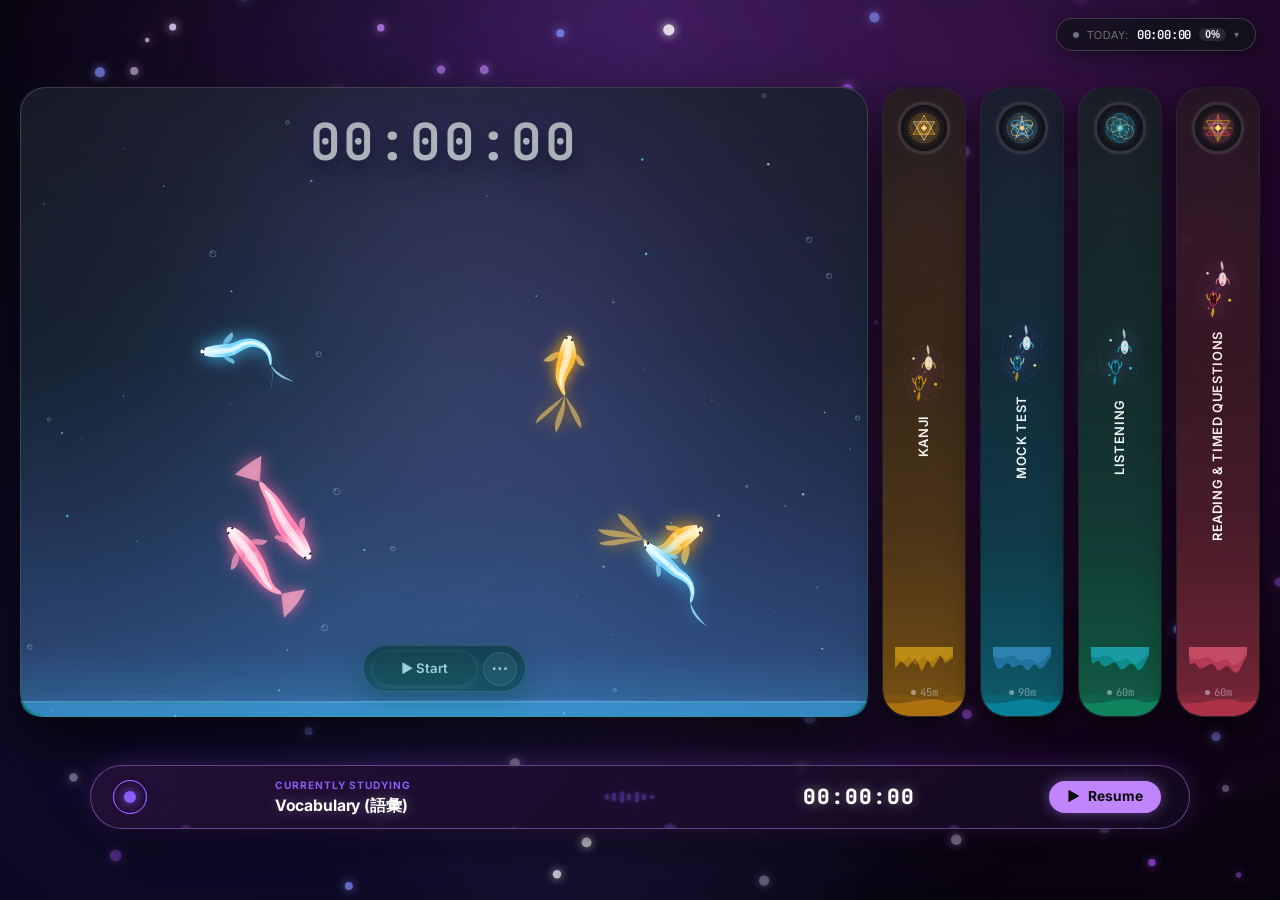
<file: index.html>
<!DOCTYPE html>
<html lang="en">
<head>
  <meta charset="UTF-8">
  <meta name="viewport" content="width=device-width, initial-scale=1.0">
  <meta name="description" content="JLPT N4 Daily Study Timer & Progress Dashboard. Focused 5-hour daily study routine with independent progress tracking, overtime logging, and consistency analytics.">
  <meta name="theme-color" content="#080c14">
  <title>JLPT N4 Study Studio — Daily Timer & Progress Dashboard</title>

  <!-- Clean typography with system Apple fallbacks -->
  <link rel="preconnect" href="https://fonts.googleapis.com">
  <link rel="preconnect" href="https://fonts.gstatic.com" crossorigin>
  <link href="https://fonts.googleapis.com/css2?family=Inter:wght@400;500;600;700&family=JetBrains+Mono:wght@400;500;600&display=swap" rel="stylesheet">
  
  <link rel="icon" type="image/x-icon" href="app-icon.ico">
  <link rel="stylesheet" href="style.css?v=20261110f">
</head>
<body>
  <!-- Accessibility Skip Link -->
  <a href="#main-content" class="skip-link">Skip to main content</a>

  <!-- Ambient Backdrop with Floating Aurora Orbs & Elemental Canvas -->
  <div class="ambient-backdrop" aria-hidden="true">
    <canvas id="elemental-canvas" class="elemental-canvas"></canvas>
    <div class="ambient-aurora-orb orb-primary"></div>
    <div class="ambient-aurora-orb orb-secondary"></div>
    <div class="ambient-aurora-orb orb-tertiary"></div>
    <div class="ambient-mesh-grid"></div>
  </div>

  <!-- ARIA Live Announcements for Screen Readers -->
  <div id="aria-announcer" class="sr-only" aria-live="polite" aria-atomic="true"></div>

  <!-- Persistent Storage Failure Warning Banner -->
  <aside id="storage-warning-banner" class="storage-warning-banner hidden" role="alert" aria-label="Storage Failure Alert">
    <div class="storage-warning-content">
      <span class="warning-icon" aria-hidden="true">⚠️</span>
      <div class="warning-text">
        <strong>Storage Warning:</strong> Local browser storage is unavailable or disabled. Your progress is held only in temporary memory and <em>will be lost if this tab is closed or refreshed</em>.
      </div>
      <div class="warning-actions">
        <button id="btn-emergency-export" class="btn btn-sm btn-warning">Download Emergency Backup</button>
        <button id="btn-retry-storage" class="btn btn-sm btn-outline">Retry Save</button>
      </div>
    </div>
  </aside>

  <!-- Floating Top Studio Header & Minimalist Quick Settings (Note 2 & Note 5) -->
  <header class="app-header">
    <div class="header-container">
      <!-- Header Floating Pills: XP & Level Badge + Daily Stats Pill -->
      <div class="header-floating-pill-wrap">
        <!-- XP & Level Badge button (Hidden per user preference) -->
        <button id="header-xp-badge" class="xp-header-badge" style="display: none;" title="View Study Mastery & Rank Leaderboard" aria-haspopup="dialog">
          <span class="xp-star-crest" aria-hidden="true">
            <svg viewBox="0 0 20 20" width="15" height="15" fill="none">
              <path d="M10 2L12.3 7.2L18 7.8L13.7 11.6L14.9 17.2L10 14.4L5.1 17.2L6.3 11.6L2 7.8L7.7 7.2L10 2Z" fill="url(#xpStarGrad)" stroke="#fef08a" stroke-width="1"/>
              <circle cx="10" cy="10.2" r="1.8" fill="#fffbeb"/>
              <defs>
                <linearGradient id="xpStarGrad" x1="2" y1="2" x2="18" y2="18" gradientUnits="userSpaceOnUse">
                  <stop stop-color="#fbbf24"/>
                  <stop offset="1" stop-color="#d97706"/>
                </linearGradient>
              </defs>
            </svg>
          </span>
          <span class="xp-level-text" id="header-xp-level">Lv. 1 Novice Koi</span>
          <span class="xp-pts-text monospace" id="header-xp-pts">0 XP</span>
        </button>

        <button id="btn-toggle-stats" class="stats-toggle-pill" aria-expanded="false" aria-controls="quick-settings-popover" title="Daily study time & studio quick settings">
          <span class="pill-dot" id="header-progress-dot"></span>
          <span class="pill-title">Today:</span>
          <span class="pill-stat monospace" id="header-progress-summary">00:00:00</span>
          <span class="pill-badge" id="header-progress-percent">0%</span>
          <span class="pill-arrow" id="header-stats-arrow">▾</span>
        </button>

        <!-- D: Drive Daily CSV Sync Status Indicator (Hidden per user preference) -->
        <div id="sync-status-badge" class="sync-status-badge" style="display: none;" title="Status of D:\ drive daily study CSV sync">
          <span class="sync-dot sync-synced" id="sync-status-dot"></span>
          <span class="sync-text" id="sync-status-text">D:\ Synced</span>
        </div>

        <!-- Dropdown containing all other settings & exam countdown -->
        <div id="quick-settings-popover" class="quick-settings-popover hidden" role="region" aria-label="Studio Quick Settings">
          <div class="settings-dropdown-header">
            <div class="header-branding">
              <div class="logo-mark" aria-hidden="true">
                <span class="logo-kanji">日</span>
              </div>
              <div>
                <h1 class="app-title">JLPT N4 Study Studio</h1>
                <p class="app-subtitle">Daily Routine: 5h Goal</p>
              </div>
            </div>

            <!-- Exam Countdown Badge -->
            <div class="countdown-badge" id="exam-countdown-badge" title="Target Exam: December 6, 2026">
              <span class="badge-label">Exam:</span>
              <span class="badge-digits" id="exam-countdown-text">Calculating...</span>
            </div>
          </div>

          <!-- Header Toolbar Controls inside dropdown -->
          <div class="header-controls">
            <!-- YouTube Ambient Study Music Player (Note 3) -->
            <div class="setting-item-row yt-music-card">
              <div class="yt-music-header">
                <div class="yt-music-title-wrap">
                  <span class="yt-music-icon">🎵</span>
                  <span class="control-label-xs">YouTube Study Music:</span>
                </div>
                <div class="yt-header-actions">
                  <button id="btn-yt-popout" class="btn btn-xs btn-subtle yt-popout-btn" title="Open YouTube in background tab or pop-out window for 100% reliable uninterrupted audio">
                    <span>🎧 Pop-out ↗</span>
                  </button>
                  <button id="btn-yt-play-toggle" class="btn btn-xs btn-primary yt-play-btn" title="Play or pause YouTube music">
                    <span id="yt-play-icon">▶</span> <span id="yt-play-label">Play</span>
                  </button>
                </div>
              </div>

              <!-- file:// Protocol Advisory Banner (Shown dynamically when running on file://) -->
              <div id="yt-file-advisory" class="yt-file-advisory hidden">
                <span class="yt-advisory-icon">⚠️</span>
                <div class="yt-advisory-content">
                  <p class="yt-advisory-text">Opened via <code>file://</code>: YouTube blocks in-page embeds (Error 150).</p>
                  <div class="yt-advisory-actions">
                    <a href="http://localhost:3456/" id="btn-switch-to-server" class="btn btn-xs btn-primary-accent" title="Switch to local HTTP server where embeds are enabled">
                      🚀 Open on http://localhost:3456/
                    </a>
                    <button id="btn-yt-popout-advisory" class="btn btn-xs btn-subtle" title="Listen directly on YouTube in background tab">
                      🎧 Background Tab ↗
                    </button>
                  </div>
                </div>
              </div>

              <!-- Input for custom YouTube Video or Playlist URL -->
              <div class="yt-input-group">
                <input 
                  type="text" 
                  id="yt-music-url-input" 
                  class="yt-url-input" 
                  placeholder="Paste YouTube video or playlist URL..." 
                  value="https://www.youtube.com/watch?v=dwY7w0k3j2Y" 
                  aria-label="YouTube Music URL"
                />
                <button id="btn-yt-load-url" class="btn btn-xs btn-subtle" title="Load YouTube link">
                  Load
                </button>
              </div>

              <!-- Quick Presets -->
              <div class="yt-presets-row">
                <button class="btn btn-tag yt-preset-btn is-active" data-url="https://www.youtube.com/watch?v=dwY7w0k3j2Y" title="Classical Music for When You're on a Deadline (HALIDONMUSIC)">Deadline Music</button>
                <button class="btn btn-tag yt-preset-btn" data-url="https://www.youtube.com/watch?v=jfKfPfyJRdk" title="Lofi Girl Radio 24/7">Lofi Girl</button>
                <button class="btn btn-tag yt-preset-btn" data-url="https://www.youtube.com/watch?v=5qap5aO4i9A" title="Lofi Hip Hop Study Beats">Chilled Cow</button>
              </div>

              <!-- Compact YouTube Embed IFrame Container -->
              <div id="yt-player-container" class="yt-player-container">
                <iframe 
                  id="yt-player-iframe" 
                  class="yt-player-iframe" 
                  src="https://www.youtube.com/embed/dwY7w0k3j2Y?enablejsapi=1&autoplay=0&loop=1&playlist=dwY7w0k3j2Y" 
                  allow="accelerometer; autoplay; clipboard-write; encrypted-media; gyroscope; picture-in-picture; web-share" 
                  referrerpolicy="strict-origin-when-cross-origin"
                  allowfullscreen 
                  loading="lazy">
                </iframe>
              </div>

              <!-- Volume Control & Auto-Play on Study Settings -->
              <div class="yt-controls-subrow">
                <div class="yt-volume-wrap">
                  <label for="yt-volume-slider" class="control-label-xxs">Vol:</label>
                  <input type="range" id="yt-volume-slider" min="0" max="100" value="50" class="range-slider-xs" aria-label="YouTube Volume">
                  <span id="yt-volume-display" class="yt-vol-num monospace">50%</span>
                </div>
                <label class="yt-autoplay-toggle" title="Automatically start music when study timer starts">
                  <input type="checkbox" id="chk-yt-autoplay-study">
                  <span class="control-label-xxs">Auto-play on Study</span>
                </label>
              </div>
            </div>

            <div class="control-group">
              <button id="btn-toggle-sound" class="btn-icon" aria-label="Toggle Completion Chime" title="Toggle Completion Chime">
                <span id="sound-icon" aria-hidden="true">🔔</span>
                <span class="control-text" id="sound-status-text">Sound On</span>
              </button>
              <button id="btn-test-chime" class="btn btn-xs btn-subtle" title="Test audio synthesizer chime">
                Test Chime
              </button>
            </div>

            <button id="btn-toggle-notifications" class="btn-icon" aria-label="Toggle Desktop Notifications" title="Toggle Desktop Notifications">
              <span id="notif-icon" aria-hidden="true">💬</span>
              <span class="control-text" id="notif-status-text">Notifs Off</span>
            </button>

            <!-- Aquarium Effects Quality Setting (Priority 7) -->
            <div class="setting-item-row">
              <label for="select-aquarium-effects" class="control-label-xs">🌊 Aquarium Effects:</label>
              <select id="select-aquarium-effects" class="select-sm" aria-label="Aquarium visual effects setting">
                <option value="full" selected>Full (Living Pond & Ripples)</option>
                <option value="reduced">Reduced (Gentle Motion)</option>
                <option value="minimal">Minimal (Static Pond)</option>
              </select>
            </div>

            <button id="btn-open-badges" class="btn btn-sm btn-outline full-width" title="View Unlocked Milestone Badges">
              🏆 Milestone Badges
            </button>

            <button id="btn-open-history" class="btn btn-sm btn-secondary" title="View Study History and Backups">
              📊 History &amp; Backup
            </button>

            <!-- Koi-to-Dragon Evolution Stage Selector & Preview -->
            <div class="evolution-selector-group" role="group" aria-label="Koi to Dragon Evolution Stage">
              <span class="control-label-xs">🐉 Dragon Form:</span>
              <div class="btn-group-segmented" id="evolution-btn-group">
                <button class="btn is-active" id="btn-evo-auto" data-stage="auto" title="Auto: Evolve as daily study timer progresses">Auto</button>
                <button class="btn" id="btn-evo-1" data-stage="1" title="Stage 1: Novice Koi (0-30m)">St. 1</button>
                <button class="btn" id="btn-evo-2" data-stage="2" title="Stage 2: River Drake (30-60m)">St. 2</button>
                <button class="btn" id="btn-evo-3" data-stage="3" title="Stage 3: Celestial Dragon (60m+)">St. 3</button>
              </div>
            </div>

            <button id="btn-reset-today" class="btn btn-sm btn-danger-outline" title="Reset Today's Session">
              ↺ Reset Today
            </button>

            <button id="btn-toggle-full-breakdown" class="btn btn-xs btn-subtle full-width" title="Toggle full daily breakdown drawer">
              📈 Full Daily Breakdown
            </button>
          </div>
        </div>
      </div>
    </div>
  </header>

  <main id="main-content" class="app-main">
    <div class="main-container">

      <!-- Today Overview & Cumulative Progress Hero (Collapsible Drawer) -->
      <section id="hero-stats-panel" class="hero-progress-section collapsible-panel is-collapsed" aria-labelledby="daily-overview-heading">
        <div class="hero-header-row">
          <div>
            <span class="today-tag" id="current-day-name">TODAY'S STUDY RECORD</span>
            <h2 id="daily-overview-heading" class="today-date-display">Loading date...</h2>
          </div>
          <div class="hero-quick-status">
            <span class="status-indicator-dot" id="global-status-dot"></span>
            <span id="global-status-text">All Timers Idle</span>
          </div>
        </div>

        <!-- Overall Time & Target Display -->
        <div class="hero-stats-grid">
          <div class="hero-stat-card primary-stat">
            <span class="stat-label">Total Studied Today</span>
            <div class="stat-value-row">
              <span class="stat-value monospace" id="total-studied-display">00:00:00</span>
              <span class="stat-target-caption">/ 5h (300 min target)</span>
            </div>
            <!-- Large Cumulative Progress Bar -->
            <div class="progress-bar-container large-bar" role="progressbar" id="total-progress-bar-container" aria-valuenow="0" aria-valuemin="0" aria-valuemax="100" aria-label="Overall daily target progress">
              <div class="progress-bar-fill primary-gradient" id="total-progress-fill" style="width: 0%;"></div>
              <div class="progress-overtime-fill hidden" id="total-overtime-fill" style="width: 0%;"></div>
            </div>
          </div>

          <div class="hero-stat-metrics">
            <div class="metric-pill highlight-pill">
              <span class="pill-title">All-Time Study</span>
              <span class="pill-number monospace" id="all-time-studied-display">0h 00m</span>
            </div>
            <div class="metric-pill">
              <span class="pill-title">Daily Progress</span>
              <span class="pill-number monospace" id="total-percentage-display">0.0%</span>
            </div>
            <div class="metric-pill">
              <span class="pill-title">Remaining Today</span>
              <span class="pill-number monospace" id="total-remaining-display">5h 00m 00s</span>
            </div>
            <div class="metric-pill">
              <span class="pill-title">Targets Reached</span>
              <span class="pill-number" id="targets-reached-count">0 / 5</span>
            </div>
            <div class="metric-pill">
              <span class="pill-title">Marked Done</span>
              <span class="pill-number" id="sections-completed-count">0 / 5</span>
            </div>
          </div>
        </div>
      </section>

      <!-- Section Timers Interactive Pillars Deck (Fey-Style Expanding Pillars) -->
      <section class="sections-section" aria-labelledby="sections-heading">
        <!-- Note 1: Hidden Title Row -->
        <div class="section-title-row" style="display: none;">
          <div>
            <h2 id="sections-heading" class="section-title">JLPT N4 Study Focus Deck</h2>
            <p class="section-desc">Click or play any section to expand into focus mode. Inactive sections collapse into sleek elemental pillars.</p>
          </div>
        </div>

        <div class="pillars-deck-wrapper" id="pillars-deck-wrapper">
          <canvas id="elemental-koi-canvas" class="elemental-koi-canvas"></canvas>
          <div class="pillars-deck" id="cards-container">
            <!-- 5 Elemental Pillar Cards populated dynamically by app.js -->
          </div>
        </div>
      </section>

      <!-- Active Floating Focus Bar (Positioned below the pond, matching active section theme) -->
      <section id="active-focus-bar" class="active-focus-bar hidden" aria-live="polite" aria-label="Active Study Section Focus">
        <!-- Living Theme Bubbles & Floating Motes (Note 2) -->
        <div class="bar-ambient-bubbles" aria-hidden="true">
          <span class="bar-bubble bubble-1"></span>
          <span class="bar-bubble bubble-2"></span>
          <span class="bar-bubble bubble-3"></span>
          <span class="bar-bubble bubble-4"></span>
          <span class="bar-bubble bubble-5"></span>
          <span class="bar-bubble bubble-6"></span>
          <span class="bar-bubble bubble-7"></span>
          <span class="bar-bubble bubble-8"></span>
        </div>

        <!-- Geometric Mandala Watermark Inspiration from Pillers (Note 1 & 2) -->
        <div class="bar-watermark-geo" aria-hidden="true">
          <svg viewBox="0 0 100 100" class="bar-watermark-svg geo-spin-cw">
            <circle cx="50" cy="50" r="42" fill="none" stroke="currentColor" stroke-width="1" stroke-dasharray="6 4" opacity="0.18"/>
            <polygon points="50,16 80,50 50,84 20,50" fill="none" stroke="currentColor" stroke-width="1.2" opacity="0.15"/>
            <polygon points="26,26 74,26 74,74 26,74" fill="none" stroke="currentColor" stroke-width="1" opacity="0.12"/>
            <circle cx="50" cy="50" r="22" fill="none" stroke="currentColor" stroke-width="0.8" stroke-dasharray="4 4" opacity="0.15"/>
          </svg>
        </div>

        <div class="focus-bar-inner">
          <div class="focus-pulse-beacon-wrap">
            <div class="focus-beacon-ripple ripple-1"></div>
            <div class="focus-beacon-ripple ripple-2"></div>
            <div class="focus-pulse-beacon" aria-hidden="true"></div>
          </div>

          <div class="focus-info">
            <span class="focus-label">CURRENTLY STUDYING</span>
            <h3 class="focus-section-name" id="focus-section-name">Vocabulary</h3>
          </div>

          <!-- Rhythmic Beat Visualizer Synced with Theme Pulse -->
          <div class="bar-rhythm-wave" aria-hidden="true">
            <span class="wave-bar bar-1"></span>
            <span class="wave-bar bar-2"></span>
            <span class="wave-bar bar-3"></span>
            <span class="wave-bar bar-4"></span>
            <span class="wave-bar bar-5"></span>
            <span class="wave-bar bar-6"></span>
            <span class="wave-bar bar-7"></span>
          </div>

          <div class="focus-timer-readout monospace" id="focus-timer-readout">00:00:00</div>

          <!-- Actions: ONLY Pause / Play (Removed +5m, -5m, Mark Done per user request) -->
          <div class="focus-actions">
            <button id="btn-focus-pause" class="btn btn-sm btn-focus-playpause" aria-label="Toggle pause or play study timer">
              <span id="focus-playpause-icon">⏸</span>
              <span id="focus-playpause-text">Pause</span>
            </button>
          </div>
        </div>
      </section>

      <!-- JLPT N4 Daily Checklist & Reflection (Hidden per user preference) -->
      <section class="study-checklist-section" style="display: none;" aria-labelledby="checklist-heading">
        <div class="checklist-header-toggle-row">
          <button id="btn-toggle-checklist" class="btn btn-sm btn-subtle checklist-toggle-pill" aria-expanded="false" aria-controls="checklist-grid-container" title="Click to view or hide daily task checklist and reflection">
            <span>📝 Task Checklist &amp; Reflection Notes</span>
            <span class="pill-arrow" id="checklist-arrow">▾</span>
          </button>
        </div>
        <div class="checklist-grid collapsible-panel is-collapsed" id="checklist-grid-container">
          <!-- Checklist Column -->
          <div class="checklist-card">
            <div class="card-header">
              <h3 id="checklist-heading" class="card-title">Daily N4 Task Checklist</h3>
              <span class="card-hint">Check off tasks as completed</span>
            </div>
            <ul class="checklist-items" id="daily-checklist-items">
              <li class="check-item">
                <label>
                  <input type="checkbox" id="chk-vocab" data-key="vocabWords">
                  <span class="check-box-custom"></span>
                  <span class="check-text">
                    <strong>Vocabulary:</strong> Learn new words, review forgotten words, recall without hints
                  </span>
                </label>
              </li>
              <li class="check-item">
                <label>
                  <input type="checkbox" id="chk-kanji" data-key="kanjiReadings">
                  <span class="check-box-custom"></span>
                  <span class="check-text">
                    <strong>Kanji:</strong> Practise on/kun readings and vocabulary compound meanings
                  </span>
                </label>
              </li>
              <li class="check-item">
                <label>
                  <input type="checkbox" id="chk-grammar" data-key="grammarPoints">
                  <span class="check-box-custom"></span>
                  <span class="check-text">
                    <strong>Mock Test:</strong> Complete a timed mock test and review missed questions
                  </span>
                </label>
              </li>
              <li class="check-item">
                <label>
                  <input type="checkbox" id="chk-listening" data-key="listeningAudio">
                  <span class="check-box-custom"></span>
                  <span class="check-text">
                    <strong>Listening:</strong> Listen to N4 dialogue questions &amp; analyze missed items
                  </span>
                </label>
              </li>
              <li class="check-item">
                <label>
                  <input type="checkbox" id="chk-reading" data-key="readingPassages">
                  <span class="check-box-custom"></span>
                  <span class="check-text">
                    <strong>Reading:</strong> Timed short passages and exam-format question drill
                  </span>
                </label>
              </li>
            </ul>
          </div>

          <!-- Notes & Reflection Column -->
          <div class="reflection-card">
            <div class="card-header">
              <h3 class="card-title">Daily Study Notes &amp; Reflection</h3>
              <span class="card-hint">Auto-saves to today's record</span>
            </div>
            <div class="input-field-group">
              <label for="study-notes-input" class="field-label">Study Notes (Grammar rules, tricky kanji, missed questions):</label>
              <textarea id="study-notes-input" rows="3" class="form-textarea" placeholder="e.g. Confusing particles: に vs で; review JLPT question #4..."></textarea>
            </div>
            <div class="input-field-group">
              <label for="study-reflection-input" class="field-label">End-of-Day Reflection (Focus quality, retention, energy):</label>
              <textarea id="study-reflection-input" rows="2" class="form-textarea" placeholder="e.g. Good vocabulary recall today. Need more listening practice on fast speech..."></textarea>
            </div>
          </div>
        </div>

        <!-- Educational Disclaimer Banner (Note 4: Hidden) -->
        <div class="educational-disclaimer" style="display: none;">
          <span class="disclaimer-icon" aria-hidden="true">💡</span>
          <p>
            <strong>Study Principle:</strong> Time logged reflects habit consistency and deliberate practice, not guaranteed retention. Real exam mastery comes from testing recall and actively analyzing why practice questions were missed.
          </p>
        </div>
      </section>

    </div>
  </main>

  <!-- ==================== MODALS & DRAWERS ==================== -->

  <!-- History & Backup Drawer / Modal -->
  <div id="modal-history" class="modal-overlay hidden" role="dialog" aria-modal="true" aria-labelledby="history-modal-title">
    <div class="modal-card modal-large">
      <div class="modal-header">
        <h2 id="history-modal-title" class="modal-title">Study History &amp; Data Management</h2>
        <button id="btn-close-history" class="btn-close" aria-label="Close History Modal">&times;</button>
      </div>
      <div class="modal-body">
        <!-- All-Time Lifetime Study Overview Banner -->
        <section class="history-all-time-section" id="history-all-time-section">
          <div class="all-time-banner-grid" id="history-all-time-banner">
            <div class="lifetime-stat-card highlight-card">
              <span class="stat-caption">All-Time Study Time</span>
              <span class="stat-number monospace" id="stat-lifetime-study-time">0h 00m 00s</span>
              <span class="stat-subtext">Total time studied with app</span>
            </div>
            <div class="lifetime-stat-card">
              <span class="stat-caption">Days Studied</span>
              <span class="stat-number monospace" id="stat-lifetime-days">0 Days</span>
              <span class="stat-subtext" id="stat-lifetime-streak-sub">0-Day Streak</span>
            </div>
            <div class="lifetime-stat-card">
              <span class="stat-caption">Daily Average</span>
              <span class="stat-number monospace" id="stat-lifetime-daily-avg">0h 00m</span>
              <span class="stat-subtext">Per active study day</span>
            </div>
            <div class="lifetime-stat-card">
              <span class="stat-caption">5h Target Met</span>
              <span class="stat-number monospace" id="stat-lifetime-goals-met">0 / 0</span>
              <span class="stat-subtext" id="stat-lifetime-goals-pct">0% Success Rate</span>
            </div>
          </div>
        </section>

        <!-- Main History Overview (Chart, Records Table, Backups) -->
        <div id="history-overview-view" class="history-overview-view">
          <!-- 7-Day Consistency Chart -->
          <section class="history-chart-section">
            <div class="chart-header-row">
              <h3>Recent Consistency (Last 7 Days)</h3>
              <span class="chart-sub-hint">Click any day bar to view breakdown</span>
            </div>
            <div class="chart-container" id="history-chart-container">
              <!-- Rendered by app.js -->
            </div>
          </section>

          <!-- Past Sessions Table -->
          <section class="history-table-section">
            <div class="table-header-row">
              <h3>Historical Study Records</h3>
              <span class="table-sub-hint">Click any date row for day &amp; time breakdown</span>
            </div>
            <div class="table-scroll">
              <table class="history-table" id="history-table">
                <thead>
                  <tr>
                    <th>Date</th>
                    <th>Total Time</th>
                    <th>Goal Met</th>
                    <th>Vocab (45m)</th>
                    <th>Kanji (45m)</th>
                    <th>Mock Test (90m)</th>
                    <th>Listening (60m)</th>
                    <th>Reading (60m)</th>
                    <th>Notes</th>
                    <th>Breakdown</th>
                  </tr>
                </thead>
                <tbody id="history-table-body">
                  <!-- Rendered by app.js -->
                </tbody>
              </table>
            </div>
          </section>

          <!-- Backup & Import Actions -->
          <section class="history-actions-section">
            <h3>Data Backup &amp; Portability</h3>
            <p class="history-explain">
              Your data is stored exclusively in this browser. To prevent loss if cache is cleared or to transfer to another device, download backups regularly.
            </p>
            <div class="action-buttons-row">
              <button id="btn-export-json" class="btn btn-secondary">📥 Download JSON Backup</button>
              <button id="btn-export-csv" class="btn btn-secondary">📊 Download CSV Report</button>
              <label class="btn btn-outline file-input-label">
                📤 Import JSON Backup
                <input type="file" id="file-import-json" accept=".json" class="sr-only">
              </label>
            </div>
          </section>
        </div>

        <!-- Day Detail Breakdown Inspector (Drilldown View) -->
        <section id="history-day-detail-view" class="history-day-detail-view hidden" aria-label="Day Study Details">
          <div class="day-detail-header-row">
            <button id="btn-back-to-history" class="btn btn-sm btn-secondary back-btn" type="button">
              <span class="back-arrow">&larr;</span> Back to History Records
            </button>
            <div class="day-detail-title-group">
              <h3 id="day-detail-date-title" class="day-detail-date-title">Day Breakdown</h3>
              <div id="day-detail-badge-group" class="badge-group">
                <!-- Badges dynamically rendered: Today, Goal Met, etc. -->
              </div>
            </div>
          </div>

          <!-- Day Target Progress Summary Card -->
          <div class="day-detail-summary-card">
            <div class="summary-stat-pair">
              <span class="summary-label">Total Day Study Time</span>
              <span class="summary-val monospace" id="day-detail-total-time">0h 00m 00s</span>
            </div>
            <div class="summary-stat-pair">
              <span class="summary-label">Daily Goal (5 Hours)</span>
              <span class="summary-val monospace" id="day-detail-target-pct">0%</span>
            </div>
            <div class="day-progress-bar-wrap">
              <div class="day-progress-bar-fill" id="day-detail-progress-fill" style="width: 0%;"></div>
            </div>
          </div>

          <!-- Subject Distribution Spectrum Bar -->
          <div class="day-distribution-section">
            <div class="distribution-header">
              <span class="dist-title">Study Time Distribution by Category</span>
              <div class="dist-legend" id="day-detail-dist-legend"><!-- Dynamic legend items --></div>
            </div>
            <div class="distribution-stacked-bar" id="day-detail-distribution-bar" title="Category distribution">
              <!-- Segment spans rendered dynamically -->
            </div>
          </div>

          <!-- 5 Category Cards Grid -->
          <div class="day-detail-subjects-grid" id="day-detail-subjects-grid">
            <!-- 5 Subject cards rendered dynamically -->
          </div>

          <!-- Session Intervals Timeline -->
          <div class="day-detail-timeline-section">
            <h4>Study Sessions &amp; Time Intervals</h4>
            <div class="day-timeline-list" id="day-detail-timeline-list">
              <!-- Session items or historical note rendered dynamically -->
            </div>
          </div>

          <!-- Notes & Reflections -->
          <div class="day-detail-notes-grid">
            <div class="day-notes-card">
              <h4>Study Notes</h4>
              <p class="day-notes-content" id="day-detail-notes-text">No notes recorded for this date.</p>
            </div>
            <div class="day-notes-card">
              <h4>Daily Reflection</h4>
              <p class="day-notes-content" id="day-detail-reflection-text">No reflection recorded for this date.</p>
            </div>
          </div>

          <!-- Checklist Tasks -->
          <div class="day-detail-checklist-section">
            <h4>Checklist Tasks Completed</h4>
            <div class="day-checklist-chips" id="day-detail-checklist-chips">
              <!-- Checklist chips dynamically rendered -->
            </div>
          </div>
        </section>
      </div>
      <div class="modal-footer">
        <button id="btn-history-done" class="btn btn-primary">Done</button>
      </div>
    </div>
  </div>

  <!-- Interruption / Recovery Modal (Point 2 & Amendment) -->
  <div id="modal-recovery" class="modal-overlay hidden" role="dialog" aria-modal="true" aria-labelledby="recovery-modal-title">
    <div class="modal-card">
      <div class="modal-header">
        <h2 id="recovery-modal-title" class="modal-title">Session Interruption Detected</h2>
      </div>
      <div class="modal-body">
        <p>The application detected that the device was asleep or the browser was suspended while the <strong id="recovery-section-name">Vocabulary</strong> timer was running.</p>
        <div class="recovery-details-box">
          <div class="detail-row">
            <span>Last Active Checkpoint:</span>
            <strong id="recovery-checkpoint-time">--:--:--</strong>
          </div>
          <div class="detail-row">
            <span>Current Time:</span>
            <strong id="recovery-current-time">--:--:--</strong>
          </div>
          <div class="detail-row">
            <span>Unobserved Interval:</span>
            <strong id="recovery-gap-duration" class="text-accent">-- min</strong>
          </div>
        </div>
        <p class="text-muted">How would you like to credit this unobserved duration?</p>
        <div class="recovery-choices">
          <label class="choice-card">
            <input type="radio" name="recovery-action" value="checkpoint" checked>
            <div>
              <strong>Credit verified time only (Recommended)</strong>
              <p>Keep only the study time observed prior to the interruption. Avoids crediting sleep/away time.</p>
            </div>
          </label>
          <label class="choice-card">
            <input type="radio" name="recovery-action" value="full">
            <div>
              <strong>Credit full wall-clock duration</strong>
              <p>Count the entire interval if you were actively studying away from the screen.</p>
            </div>
          </label>
          <label class="choice-card">
            <input type="radio" name="recovery-action" value="custom">
            <div>
              <strong>Enter custom minutes</strong>
              <div class="custom-min-input">
                <input type="number" id="recovery-custom-minutes" min="0" max="600" value="15" class="form-input">
                <span>minutes to add</span>
              </div>
            </div>
          </label>
        </div>
      </div>
      <div class="modal-footer">
        <button id="btn-confirm-recovery" class="btn btn-primary">Apply &amp; Continue</button>
      </div>
    </div>
  </div>

  <!-- JSON Import Preview & Confirmation Modal (Point 5) -->
  <div id="modal-import-preview" class="modal-overlay hidden" role="dialog" aria-modal="true" aria-labelledby="import-preview-title">
    <div class="modal-card">
      <div class="modal-header">
        <h2 id="import-preview-title" class="modal-title">Confirm JSON Data Import</h2>
        <button id="btn-cancel-import-x" class="btn-close" aria-label="Cancel Import">&times;</button>
      </div>
      <div class="modal-body">
        <p>A valid backup file has been read. Review the incoming dataset summary:</p>
        <div class="recovery-details-box">
          <div class="detail-row">
            <span>Total Incoming Records:</span>
            <strong id="import-preview-count">0 days</strong>
          </div>
          <div class="detail-row">
            <span>Date Range:</span>
            <strong id="import-preview-range">-- to --</strong>
          </div>
          <div class="detail-row">
            <span>Total Study Hours:</span>
            <strong id="import-preview-hours">0 hrs</strong>
          </div>
          <div class="detail-row">
            <span>Conflicting Dates (Already in Local History):</span>
            <strong id="import-preview-conflicts" class="text-warning">0 dates</strong>
          </div>
        </div>

        <p class="text-muted">Choose how you want to apply the imported data:</p>
        <div class="recovery-choices">
          <label class="choice-card">
            <input type="radio" name="import-strategy" value="merge" checked>
            <div>
              <strong>Merge Records (Recommended)</strong>
              <p>Keep your existing history. Missing dates will be added, and conflicting dates will update with the higher studied time.</p>
            </div>
          </label>
          <label class="choice-card">
            <input type="radio" name="import-strategy" value="replace">
            <div>
              <strong>Replace Entire History</strong>
              <p class="text-warning">Replaces all local records with the incoming file. An automatic safety snapshot will be downloaded first.</p>
            </div>
          </label>
        </div>
      </div>
      <div class="modal-footer">
        <button id="btn-cancel-import" class="btn btn-outline">Cancel</button>
        <button id="btn-confirm-import" class="btn btn-primary">Proceed with Import</button>
      </div>
    </div>
  </div>

  <!-- Manual Custom Time Adjustment Modal -->
  <div id="modal-adjust-time" class="modal-overlay hidden" role="dialog" aria-modal="true" aria-labelledby="adjust-modal-title">
    <div class="modal-card modal-small">
      <div class="modal-header">
        <h2 id="adjust-modal-title" class="modal-title">Adjust Section Time</h2>
        <button id="btn-close-adjust" class="btn-close" aria-label="Close Adjust Modal">&times;</button>
      </div>
      <div class="modal-body">
        <p>Enter the net time adjustment for <strong id="adjust-section-name">Section</strong>:</p>
        <div class="input-field-group">
          <label for="adjust-minutes-input" class="field-label">Minutes to add (+) or subtract (-):</label>
          <div class="flex-row gap-sm">
            <input type="number" id="adjust-minutes-input" class="form-input" value="10" step="1">
            <span class="input-unit">minutes</span>
          </div>
          <small class="field-hint">Time cannot be adjusted below 00:00:00.</small>
        </div>
      </div>
      <div class="modal-footer">
        <button id="btn-cancel-adjust" class="btn btn-outline">Cancel</button>
        <button id="btn-apply-adjust" class="btn btn-primary">Apply Adjustment</button>
      </div>
    </div>
  </div>

  <!-- Reset Today Confirmation Modal -->
  <div id="modal-confirm-reset" class="modal-overlay hidden" role="dialog" aria-modal="true" aria-labelledby="reset-modal-title">
    <div class="modal-card modal-small">
      <div class="modal-header">
        <h2 id="reset-modal-title" class="modal-title">Reset Today's Session?</h2>
        <button id="btn-close-reset-modal" class="btn-close" aria-label="Close Modal">&times;</button>
      </div>
      <div class="modal-body">
        <p>Are you sure you want to reset all timer progress, checklist, and notes for <strong>today</strong>?</p>
        <p class="text-muted"><small>✓ Your previous days' historical records will remain safe and untouched.</small></p>
      </div>
      <div class="modal-footer">
        <button id="btn-cancel-reset" class="btn btn-outline">Keep Today's Progress</button>
        <button id="btn-confirm-reset-today" class="btn btn-danger">Yes, Reset Today</button>
      </div>
    </div>
  </div>

  <!-- Reset Single Section Confirmation Modal -->
  <div id="modal-confirm-section-reset" class="modal-overlay hidden" role="dialog" aria-modal="true" aria-labelledby="section-reset-modal-title">
    <div class="modal-card modal-small">
      <div class="modal-header">
        <h2 id="section-reset-modal-title" class="modal-title">Reset Section Timer?</h2>
        <button id="btn-close-section-reset" class="btn-close" aria-label="Close Modal">&times;</button>
      </div>
      <div class="modal-body">
        <p>Reset accumulated time and adjustments for <strong id="section-reset-target-name">Section</strong> back to 0?</p>
      </div>
      <div class="modal-footer">
        <button id="btn-cancel-section-reset" class="btn btn-outline">Cancel</button>
        <button id="btn-confirm-section-reset" class="btn btn-danger">Reset Section</button>
      </div>
    </div>
  </div>

  <!-- Interactive Creature Inspection Modal (Priority 2 & 4) -->
  <div id="creature-inspect-modal" class="modal-overlay hidden" role="dialog" aria-modal="true" aria-labelledby="creature-inspect-title">
    <div class="modal-card creature-inspect-card">
      <div class="modal-header">
        <div class="creature-inspect-title-wrap">
          <span class="creature-type-icon" id="creature-inspect-icon">🐟</span>
          <div>
            <h2 id="creature-inspect-title" class="modal-title">Creature Sanctuary</h2>
            <span class="creature-species-subtitle" id="creature-inspect-species">Sacred Spirit Koi</span>
          </div>
        </div>
        <button id="btn-close-inspect-modal" class="btn-close" aria-label="Close Creature Inspector">&times;</button>
      </div>

      <div class="modal-body">
        <!-- Visual Creature Stage Banner -->
        <div class="creature-stage-banner">
          <div class="stage-avatar-display" id="creature-inspect-avatar">
            <span class="stage-large-emoji" id="creature-inspect-emoji">🎏</span>
          </div>
          <div class="stage-info-column">
            <span class="stage-tag" id="creature-inspect-stage-tag">Stage 1: Novice Koi</span>
            <h3 class="stage-headline" id="creature-inspect-stage-headline">River Wanderer</h3>
            <p class="stage-desc-text" id="creature-inspect-stage-desc">
              Swimming faithfully in the spirit pond. Accumulate study focus time to awaken dragon genes.
            </p>
          </div>
        </div>

        <!-- Next Evolution Gauge -->
        <div class="inspect-progress-section">
          <div class="inspect-gauge-header">
            <span class="control-label-xs">Evolution Progress to Next Form:</span>
            <span class="inspect-gauge-stat monospace" id="creature-inspect-progress-text">0 / 30m</span>
          </div>
          <div class="progress-bar-track inspect-gauge-track">
            <div class="progress-bar-fill inspect-gauge-fill" id="creature-inspect-progress-bar" style="width: 0%;"></div>
          </div>
        </div>

        <!-- Unlocked Mythological Traits List -->
        <div class="creature-traits-section">
          <h4 class="traits-heading">Mythological Anatomy &amp; Powers:</h4>
          <ul class="traits-list" id="creature-inspect-traits-list">
            <li class="trait-item active">✨ Bioluminescent Spine joints</li>
            <li class="trait-item active">🌊 Soft Translucent Butterfly Fins</li>
            <li class="trait-item locked" id="trait-drake-fins">🔒 Trailing Ventral Ribbons (30m)</li>
            <li class="trait-item locked" id="trait-drake-crest">🔒 Undulating Dorsal Crest (30m)</li>
            <li class="trait-item locked" id="trait-dragon-antlers">🔒 Golden Antler Horns (60m)</li>
            <li class="trait-item locked" id="trait-dragon-wings">🔒 Tiered Imperial Wings &amp; Pearl (60m)</li>
          </ul>
        </div>
      </div>

      <div class="modal-footer">
        <button id="btn-inspect-feed" class="btn btn-sm btn-subtle" title="Release spirit sparkles into pond">
          ✨ Feed Stardust
        </button>
        <button id="btn-close-inspect-ok" class="btn btn-sm btn-primary">
          Return to Study
        </button>
      </div>
    </div>
  </div>

  <!-- Milestone Badges & Leaderboard Modal (Priority 6) -->
  <div id="badges-modal" class="modal-overlay hidden" role="dialog" aria-modal="true" aria-labelledby="badges-modal-title">
    <div class="modal-card badges-modal-card mastery-modal-card">
      <div class="modal-header">
        <div class="mastery-modal-title-wrap">
          <div class="mastery-header-crest" aria-hidden="true">
            <svg viewBox="0 0 32 32" width="28" height="28" fill="none">
              <circle cx="16" cy="16" r="14" stroke="#fbbf24" stroke-width="1.5" stroke-dasharray="3 2"/>
              <path d="M16 5L19 12L26 13L21 18L22.5 25L16 21.5L9.5 25L11 18L6 13L13 12L16 5Z" fill="url(#masteryTitleGrad)" stroke="#fef08a" stroke-width="1"/>
              <circle cx="16" cy="16" r="3" fill="#fef08a"/>
              <defs>
                <linearGradient id="masteryTitleGrad" x1="6" y1="5" x2="26" y2="25" gradientUnits="userSpaceOnUse">
                  <stop stop-color="#fbbf24"/>
                  <stop offset="1" stop-color="#d97706"/>
                </linearGradient>
              </defs>
            </svg>
          </div>
          <div>
            <h2 id="badges-modal-title" class="modal-title">Study Mastery &amp; Leaderboard</h2>
            <p class="modal-subtitle">Tier progression, daily merits &amp; rank milestones</p>
          </div>
        </div>
        <button id="btn-close-badges-modal" class="btn-close" aria-label="Close Badges Modal">&times;</button>
      </div>

      <div class="modal-body mastery-modal-body">
        <!-- Hero Rank & XP Spotlight -->
        <div id="mastery-hero-spotlight" class="mastery-hero-card">
          <!-- Dynamically populated via renderBadgesModal() -->
        </div>

        <!-- Tab Controls: Rank Ladder vs Milestones -->
        <div class="mastery-tab-bar" role="tablist">
          <button id="tab-btn-ranks" class="mastery-tab-btn active" role="tab" aria-selected="true" aria-controls="mastery-tab-ranks">
            <span class="tab-label">Mastery Rank Ladder</span>
          </button>
          <button id="tab-btn-milestones" class="mastery-tab-btn" role="tab" aria-selected="false" aria-controls="mastery-tab-milestones">
            <span class="tab-label">Daily Milestones</span>
          </button>
        </div>

        <!-- Tab 1: Rank Ladder (The Leaderboard) -->
        <div id="mastery-tab-ranks" class="mastery-tab-pane" role="tabpanel">
          <div class="mastery-ranks-grid" id="mastery-ranks-container">
            <!-- Dynamically populated via renderBadgesModal() -->
          </div>
        </div>

        <!-- Tab 2: Milestone Badges -->
        <div id="mastery-tab-milestones" class="mastery-tab-pane hidden" role="tabpanel">
          <div class="badges-grid" id="badges-grid-container">
            <!-- Dynamically populated via renderBadgesModal() -->
          </div>
        </div>
      </div>

      <div class="modal-footer">
        <button id="btn-close-badges-ok" class="btn btn-primary">Return to Study</button>
      </div>
    </div>
  </div>

  <!-- Celebratory Toast Notification (Priority 3) -->
  <div id="celebration-toast" class="celebration-toast hidden" role="status" aria-live="polite">
    <span class="celebration-toast-icon" id="celebration-toast-icon">
      <svg viewBox="0 0 24 24" width="22" height="22" fill="none">
        <path d="M12 2L15 8.5L22 9.5L17 14.5L18.5 21.5L12 18L5.5 21.5L7 14.5L2 9.5L9 8.5L12 2Z" fill="#fbbf24" stroke="#fde047" stroke-width="1.2"/>
        <circle cx="12" cy="12" r="2.5" fill="#fffbeb"/>
      </svg>
    </span>
    <div class="celebration-toast-text">
      <strong id="celebration-toast-title">Target Reached!</strong>
      <span id="celebration-toast-msg">Bonus Study XP awarded!</span>
    </div>
  </div>

  <script src="elemental-assets.js?v=20261011e"></script>
  <script src="elemental-atmosphere.js?v=20261011e"></script>
  <script src="zen-audio.js?v=20261012a"></script>
  <script src="interactive-fish-engine.js?v=20261110b"></script>
  <script src="interactive-fish-pond.js?v=20261110b"></script>
  <script src="app.js?v=20261011e"></script>

</body>
</html>
</file>
<file: style.css>
/* ==========================================================================
   JLPT N4 Study Studio — Fey Design Reference Redesign
   Aesthetics: Deep Obsidian Luxury Black, Fey Expanding Pillar Deck, 
   Liquid Chrome Wave Reflection, SF/Inter Typography & Physics-Based Motion
   ========================================================================== */

:root {
  /* Fey / Luxury Dark Palette */
  --bg-app: #030305;
  --bg-surface: #0a0a0d;
  --bg-card: rgba(18, 18, 22, 0.85);
  --bg-card-hover: rgba(26, 26, 32, 0.9);
  --bg-card-expanded: linear-gradient(180deg, rgba(30, 30, 38, 0.9) 0%, rgba(13, 13, 17, 0.98) 100%);
  --bg-pillar: linear-gradient(180deg, rgba(22, 22, 28, 0.8) 0%, rgba(10, 10, 14, 0.95) 100%);
  --bg-elevated: #18181c;
  --bg-elevated-hover: #222228;
  --bg-subtle: rgba(255, 255, 255, 0.05);
  --bg-glass: rgba(10, 10, 14, 0.82);

  /* Delicate Fey Borders */
  --border-subtle: rgba(255, 255, 255, 0.08);
  --border-medium: rgba(255, 255, 255, 0.16);
  --border-focus: rgba(255, 255, 255, 0.35);

  /* Typography Hierarchy */
  --text-primary: #f5f5f7;
  --text-secondary: #a1a1aa;
  --text-muted: #71717a;
  --text-subtle: #52525b;

  /* Sophisticated Accents */
  --accent-white: #ffffff;
  --accent-blue: #3b82f6;
  --accent-emerald: #10b981;
  --accent-amber: #f59e0b;
  --accent-rose: #f43f5e;
  --accent-purple: #a855f7;

  /* Section Colors for Ambient Spotlight */
  --theme-vocab: #a855f7;
  --theme-kanji: #f59e0b;
  --theme-grammar: #3b82f6;
  --theme-listening: #10b981;
  --theme-reading: #f43f5e;

  /* Font Stacks */
  --font-main: -apple-system, BlinkMacSystemFont, "SF Pro Display", "SF Pro Text", "Helvetica Neue", "Inter", sans-serif;
  --font-mono: ui-monospace, SFMono-Regular, "SF Mono", "JetBrains Mono", Menlo, Consolas, monospace;

  /* Radii */
  --radius-xs: 6px;
  --radius-sm: 10px;
  --radius-md: 16px;
  --radius-lg: 22px;
  --radius-xl: 26px;
  --radius-full: 9999px;

  /* Shadows */
  --shadow-sm: 0 4px 12px rgba(0, 0, 0, 0.5);
  --shadow-md: 0 12px 32px rgba(0, 0, 0, 0.7);
  --shadow-lg: 0 24px 64px rgba(0, 0, 0, 0.85);

  /* Spring Transitions */
  --ease-spring: cubic-bezier(0.16, 1, 0.3, 1);
  --transition-fast: 0.15s ease;
  --transition-normal: 0.25s ease;
}

/* Reset */
*, *::before, *::after {
  box-sizing: border-box;
  margin: 0;
  padding: 0;
}

html {
  font-size: 15px;
  scroll-behavior: smooth;
  color-scheme: dark;
}

body {
  font-family: var(--font-main);
  background-color: var(--bg-app);
  color: var(--text-primary);
  line-height: 1.45;
  min-height: 100vh;
  overflow-x: hidden;
  -webkit-font-smoothing: antialiased;
  -moz-osx-font-smoothing: grayscale;
  background-image: 
    radial-gradient(circle at 50% 0%, rgba(35, 35, 52, 0.4) 0%, transparent 60%),
    radial-gradient(circle at 85% 25%, rgba(25, 25, 40, 0.35) 0%, transparent 50%),
    radial-gradient(circle at 15% 70%, rgba(20, 20, 32, 0.3) 0%, transparent 50%);
  background-attachment: fixed;
  position: relative;
}

/* Ambient Deep Space & Floating Aurora Orbs */
.ambient-backdrop {
  position: fixed;
  inset: 0;
  pointer-events: none;
  z-index: 0;
  overflow: hidden;
}

.elemental-canvas {
  position: absolute;
  inset: 0;
  width: 100%;
  height: 100%;
  pointer-events: none;
  z-index: 1;
  mix-blend-mode: screen;
  opacity: 0.85;
  transition: opacity 0.6s ease;
}

.ambient-aurora-orb {
  position: absolute;
  border-radius: 50%;
  filter: blur(100px);
  opacity: 0.18;
  pointer-events: none;
  animation: floatAurora 22s ease-in-out infinite alternate;
  transition: background 1.2s ease, opacity 0.8s ease;
}

.orb-primary {
  width: 580px;
  height: 580px;
  top: -140px;
  left: 20%;
  background: radial-gradient(circle, #7c3aed 0%, transparent 70%);
}

.orb-secondary {
  width: 480px;
  height: 480px;
  top: 32%;
  right: 4%;
  background: radial-gradient(circle, #3b82f6 0%, transparent 70%);
  animation-delay: -7s;
}

.orb-tertiary {
  width: 440px;
  height: 440px;
  bottom: 8%;
  left: 6%;
  background: radial-gradient(circle, #059669 0%, transparent 70%);
  animation-delay: -14s;
}

/* Dynamic Elemental Theme Palettes & Atmosphere Overrides */
body {
  transition: background-color 0.8s ease, background-image 0.8s ease;
}

body[data-theme="fire"] {
  background-color: #080203;
  background-image: 
    radial-gradient(circle at 50% 0%, rgba(244, 63, 94, 0.28) 0%, transparent 60%),
    radial-gradient(circle at 85% 25%, rgba(249, 115, 22, 0.20) 0%, transparent 55%),
    radial-gradient(circle at 15% 75%, rgba(225, 29, 72, 0.16) 0%, transparent 55%);
}
body[data-theme="fire"] .orb-primary { background: radial-gradient(circle, #e11d48 0%, transparent 70%); }
body[data-theme="fire"] .orb-secondary { background: radial-gradient(circle, #ea580c 0%, transparent 70%); }
body[data-theme="fire"] .orb-tertiary { background: radial-gradient(circle, #f59e0b 0%, transparent 70%); }

body[data-theme="water"] {
  background-color: #01080e;
  background-image: 
    radial-gradient(circle at 50% 0%, rgba(6, 182, 212, 0.26) 0%, transparent 60%),
    radial-gradient(circle at 85% 25%, rgba(14, 165, 233, 0.20) 0%, transparent 55%),
    radial-gradient(circle at 15% 75%, rgba(16, 185, 129, 0.14) 0%, transparent 55%);
}
body[data-theme="water"] .orb-primary { background: radial-gradient(circle, #0284c7 0%, transparent 70%); }
body[data-theme="water"] .orb-secondary { background: radial-gradient(circle, #0d9488 0%, transparent 70%); }
body[data-theme="water"] .orb-tertiary { background: radial-gradient(circle, #059669 0%, transparent 70%); }

body[data-theme="air"] {
  background-color: #020612;
  background-image: 
    radial-gradient(circle at 50% 0%, rgba(59, 130, 246, 0.26) 0%, transparent 60%),
    radial-gradient(circle at 85% 25%, rgba(56, 189, 248, 0.20) 0%, transparent 55%),
    radial-gradient(circle at 15% 75%, rgba(245, 158, 11, 0.12) 0%, transparent 55%);
}
body[data-theme="air"] .orb-primary { background: radial-gradient(circle, #2563eb 0%, transparent 70%); }
body[data-theme="air"] .orb-secondary { background: radial-gradient(circle, #38bdf8 0%, transparent 70%); }
body[data-theme="air"] .orb-tertiary { background: radial-gradient(circle, #fbbf24 0%, transparent 70%); }

body[data-theme="earth"] {
  background-color: #0a0602;
  background-image: 
    radial-gradient(circle at 50% 0%, rgba(245, 158, 11, 0.26) 0%, transparent 60%),
    radial-gradient(circle at 85% 25%, rgba(217, 119, 6, 0.20) 0%, transparent 55%),
    radial-gradient(circle at 15% 75%, rgba(16, 185, 129, 0.14) 0%, transparent 55%);
}
body[data-theme="earth"] .orb-primary { background: radial-gradient(circle, #d97706 0%, transparent 70%); }
body[data-theme="earth"] .orb-secondary { background: radial-gradient(circle, #059669 0%, transparent 70%); }
body[data-theme="earth"] .orb-tertiary { background: radial-gradient(circle, #b45309 0%, transparent 70%); }

body[data-theme="spirit"] {
  background-color: #07030e;
  background-image: 
    radial-gradient(circle at 50% 0%, rgba(168, 85, 247, 0.28) 0%, transparent 60%),
    radial-gradient(circle at 85% 25%, rgba(192, 38, 211, 0.20) 0%, transparent 55%),
    radial-gradient(circle at 15% 75%, rgba(79, 70, 229, 0.16) 0%, transparent 55%);
}
body[data-theme="spirit"] .orb-primary { background: radial-gradient(circle, #7c3aed 0%, transparent 70%); }
body[data-theme="spirit"] .orb-secondary { background: radial-gradient(circle, #c026d3 0%, transparent 70%); }
body[data-theme="spirit"] .orb-tertiary { background: radial-gradient(circle, #4338ca 0%, transparent 70%); }

.ambient-mesh-grid {
  position: absolute;
  inset: 0;
  background-size: 40px 40px;
  background-image: 
    linear-gradient(to right, rgba(255, 255, 255, 0.015) 1px, transparent 1px),
    linear-gradient(to bottom, rgba(255, 255, 255, 0.015) 1px, transparent 1px);
  mask-image: radial-gradient(ellipse at 50% 30%, rgba(0,0,0,0.8) 0%, transparent 75%);
  -webkit-mask-image: radial-gradient(ellipse at 50% 30%, rgba(0,0,0,0.8) 0%, transparent 75%);
  pointer-events: none;
}

@keyframes floatAurora {
  0% {
    transform: translate(0, 0) scale(1);
  }
  50% {
    transform: translate(45px, 55px) scale(1.08);
  }
  100% {
    transform: translate(-35px, 25px) scale(0.94);
  }
}

/* Tabular figures for jitter-free digital timers */
.monospace {
  font-family: var(--font-mono);
  font-variant-numeric: tabular-nums;
  letter-spacing: -0.015em;
}

/* Accessibility */
.sr-only {
  position: absolute;
  width: 1px;
  height: 1px;
  padding: 0;
  margin: -1px;
  overflow: hidden;
  clip: rect(0, 0, 0, 0);
  white-space: nowrap;
  border: 0;
}

.skip-link {
  position: absolute;
  top: -100px;
  left: 20px;
  background: var(--text-primary);
  color: #000;
  padding: 8px 16px;
  border-radius: var(--radius-xs);
  z-index: 1000;
  text-decoration: none;
  font-weight: 600;
  font-size: 0.85rem;
  transition: top var(--transition-fast);
}
.skip-link:focus {
  top: 16px;
}

:focus-visible {
  outline: 2px solid rgba(255, 255, 255, 0.6);
  outline-offset: 2px;
}

.hidden {
  display: none !important;
}

/* ==========================================================================
   STORAGE ALERT BANNER
   ========================================================================== */
.storage-warning-banner {
  background: rgba(244, 63, 94, 0.15);
  border-bottom: 1px solid rgba(244, 63, 94, 0.3);
  color: #fecdd3;
  padding: 8px 24px;
  position: sticky;
  top: 0;
  z-index: 200;
  font-size: 0.85rem;
  backdrop-filter: blur(12px);
}

.storage-warning-content {
  max-width: 1240px;
  margin: 0 auto;
  display: flex;
  align-items: center;
  justify-content: space-between;
  gap: 12px;
  flex-wrap: wrap;
}

.warning-actions {
  display: flex;
  gap: 8px;
}

/* ==========================================================================
   MINIMALIST FLOATING STUDIO HEADER (Note 2 & Note 5)
   ========================================================================== */
.app-header {
  position: absolute;
  top: 18px;
  right: 24px;
  left: auto;
  width: auto;
  background: transparent !important;
  border: none !important;
  box-shadow: none !important;
  backdrop-filter: none !important;
  -webkit-backdrop-filter: none !important;
  z-index: 100;
}

.header-container {
  padding: 0;
  margin: 0;
  display: flex;
  align-items: center;
}

.header-floating-pill-wrap {
  position: relative;
}

/* User Preference: Hide XP level rank badge, D: drive sync badge, and task checklist */
#header-xp-badge,
#sync-status-badge,
.study-checklist-section {
  display: none !important;
}

/* Daily Progress Toggle Pill in Header */
.stats-toggle-pill {
  display: inline-flex;
  align-items: center;
  gap: 8px;
  background: rgba(18, 18, 26, 0.82);
  border: 1px solid rgba(255, 255, 255, 0.18);
  padding: 7px 16px;
  border-radius: var(--radius-full);
  color: var(--text-primary);
  font-size: 0.82rem;
  cursor: pointer;
  transition: all var(--transition-fast);
  outline: none;
  backdrop-filter: blur(20px);
  -webkit-backdrop-filter: blur(20px);
  box-shadow: 0 4px 22px rgba(0, 0, 0, 0.45);
}
.stats-toggle-pill:hover {
  background: rgba(28, 28, 40, 0.95);
  border-color: rgba(255, 255, 255, 0.35);
  transform: translateY(-1px);
}

/* Quick Settings Popover / Dropdown */
.quick-settings-popover {
  position: absolute;
  top: calc(100% + 10px);
  right: 0;
  width: 310px;
  background: rgba(14, 14, 22, 0.94);
  border: 1px solid rgba(255, 255, 255, 0.18);
  border-radius: var(--radius-lg);
  padding: 18px;
  backdrop-filter: blur(28px);
  -webkit-backdrop-filter: blur(28px);
  box-shadow: 0 16px 40px rgba(0, 0, 0, 0.65), 0 0 25px rgba(255, 255, 255, 0.04);
  display: flex;
  flex-direction: column;
  gap: 14px;
  z-index: 120;
  animation: popoverFadeIn 0.25s cubic-bezier(0.16, 1, 0.3, 1);
}

@keyframes popoverFadeIn {
  0% { opacity: 0; transform: translateY(-8px) scale(0.96); }
  100% { opacity: 1; transform: translateY(0) scale(1); }
}

.quick-settings-popover.hidden {
  display: none !important;
}

.settings-dropdown-header {
  display: flex;
  align-items: center;
  justify-content: space-between;
  padding-bottom: 12px;
  border-bottom: 1px solid rgba(255, 255, 255, 0.08);
  gap: 10px;
}

.quick-settings-popover .header-controls {
  display: flex;
  flex-direction: column;
  gap: 10px;
  width: 100%;
}

.quick-settings-popover .control-group {
  width: 100%;
  justify-content: space-between;
}

.quick-settings-popover .btn {
  justify-content: center;
}

.full-width {
  width: 100% !important;
}
  font-size: 0.78rem;
  cursor: pointer;
  transition: all var(--transition-fast);
  outline: none;
}
.stats-toggle-pill:hover {
  background: rgba(255, 255, 255, 0.1);
  border-color: rgba(255, 255, 255, 0.22);
}
.stats-toggle-pill .pill-dot {
  width: 6px;
  height: 6px;
  border-radius: 50%;
  background: var(--text-muted);
  transition: background 0.3s ease;
}
.stats-toggle-pill.active .pill-dot {
  background: var(--accent-emerald);
  box-shadow: 0 0 8px var(--accent-emerald);
}
.stats-toggle-pill .pill-title {
  color: var(--text-muted);
  font-weight: 500;
  font-size: 0.72rem;
}
.stats-toggle-pill .pill-stat {
  font-weight: 600;
  color: #ffffff;
}
.stats-toggle-pill .pill-badge {
  background: rgba(255, 255, 255, 0.1);
  padding: 1px 6px;
  border-radius: var(--radius-full);
  font-size: 0.68rem;
  font-weight: 600;
  color: var(--text-primary);
}
.stats-toggle-pill .pill-arrow {
  font-size: 0.65rem;
  color: var(--text-muted);
  transition: transform 0.3s ease;
}
.stats-toggle-pill.is-open .pill-arrow {
  transform: rotate(180deg);
}

/* Header Controls */
.header-controls {
  display: flex;
  align-items: center;
  gap: 8px;
  flex-wrap: wrap;
}

.control-group {
  display: flex;
  align-items: center;
  gap: 4px;
  background: rgba(255, 255, 255, 0.03);
  padding: 3px 6px;
  border-radius: var(--radius-xs);
  border: 1px solid var(--border-subtle);
}

/* ==========================================================================
   BUTTONS
   ========================================================================== */
.btn {
  display: inline-flex;
  align-items: center;
  justify-content: center;
  gap: 6px;
  font-family: var(--font-main);
  font-weight: 500;
  font-size: 0.825rem;
  padding: 7px 15px;
  border-radius: var(--radius-xs);
  border: 1px solid transparent;
  cursor: pointer;
  transition: all var(--transition-fast);
  text-decoration: none;
  user-select: none;
  line-height: 1.3;
}

.btn-sm {
  padding: 6px 12px;
  font-size: 0.78rem;
}

.btn-xs {
  padding: 3px 8px;
  font-size: 0.72rem;
  border-radius: 4px;
}

.btn-primary {
  background: #ffffff;
  color: #050508;
  font-weight: 600;
  box-shadow: 0 2px 10px rgba(255, 255, 255, 0.12);
}
.btn-primary:hover {
  background: #e4e4e7;
  transform: translateY(-1px);
}
.btn-primary:active {
  transform: translateY(0);
}

.btn-secondary {
  background: var(--bg-elevated);
  color: var(--text-primary);
  border-color: var(--border-subtle);
}
.btn-secondary:hover {
  background: var(--bg-elevated-hover);
  border-color: var(--border-medium);
}

.btn-outline {
  background: transparent;
  color: var(--text-secondary);
  border-color: var(--border-subtle);
}
.btn-outline:hover {
  background: var(--bg-subtle);
  color: var(--text-primary);
  border-color: var(--border-medium);
}

.btn-subtle {
  background: rgba(255, 255, 255, 0.05);
  color: var(--text-secondary);
  border: 1px solid var(--border-subtle);
}
.btn-subtle:hover {
  background: rgba(255, 255, 255, 0.1);
  color: var(--text-primary);
  border-color: var(--border-medium);
}

.btn-danger {
  background: var(--accent-rose);
  color: #ffffff;
}
.btn-danger:hover {
  background: #e11d48;
}

.btn-danger-outline {
  background: transparent;
  color: #fb7185;
  border-color: rgba(244, 63, 94, 0.25);
}
.btn-danger-outline:hover {
  background: rgba(244, 63, 94, 0.1);
  border-color: var(--accent-rose);
}

.btn-icon {
  background: transparent;
  border: 1px solid var(--border-subtle);
  color: var(--text-secondary);
  padding: 5px 9px;
  border-radius: var(--radius-xs);
  display: inline-flex;
  align-items: center;
  gap: 5px;
  cursor: pointer;
  font-size: 0.78rem;
  transition: all var(--transition-fast);
}
.btn-icon:hover {
  background: var(--bg-subtle);
  color: var(--text-primary);
  border-color: var(--border-medium);
}

.evolution-selector-group {
  display: flex;
  flex-direction: column;
  gap: 5px;
  width: 100%;
}
.control-label-xs {
  font-size: 0.7rem;
  font-weight: 600;
  color: var(--text-muted);
  text-transform: uppercase;
  letter-spacing: 0.04em;
}
.btn-group-segmented {
  display: flex;
  background: rgba(255, 255, 255, 0.04);
  border: 1px solid var(--border-subtle);
  border-radius: var(--radius-xs);
  padding: 2px;
  gap: 2px;
  width: 100%;
}
.btn-group-segmented .btn {
  flex: 1;
  border-radius: 4px;
  padding: 4px 6px;
  font-size: 0.72rem;
  text-align: center;
  border: none;
  background: transparent;
  color: var(--text-secondary);
  cursor: pointer;
}
.btn-group-segmented .btn:hover {
  background: rgba(255, 255, 255, 0.08);
  color: var(--text-primary);
}
.btn-group-segmented .btn.is-active {
  background: rgba(255, 255, 255, 0.16);
  color: #ffffff;
  font-weight: 600;
  box-shadow: 0 1px 4px rgba(0, 0, 0, 0.4);
}

.btn-close {
  background: transparent;
  border: none;
  color: var(--text-muted);
  font-size: 1.35rem;
  cursor: pointer;
  padding: 4px 8px;
  line-height: 1;
}
.btn-close:hover {
  color: var(--text-primary);
}

/* ==========================================================================
   APP MAIN & HERO PROGRESS SECTION
   ========================================================================== */
.app-main {
  min-height: 100vh;
  display: flex;
  flex-direction: column;
  justify-content: center;
  align-items: center;
  padding: 36px 20px 36px;
  box-sizing: border-box;
}

.main-container {
  width: 100%;
  max-width: 1360px;
  margin: auto 0;
  display: flex;
  flex-direction: column;
  align-items: stretch;
  justify-content: center;
  gap: 16px;
}

/* Smooth Collapsible Panels (Zero Height When Closed) */
.collapsible-panel {
  max-height: 600px;
  opacity: 1;
  overflow: hidden;
  transition: max-height 0.45s var(--ease-spring),
              opacity 0.35s ease,
              margin 0.4s var(--ease-spring),
              padding 0.4s var(--ease-spring);
}

.collapsible-panel.is-collapsed {
  max-height: 0 !important;
  opacity: 0 !important;
  padding-top: 0 !important;
  padding-bottom: 0 !important;
  margin-top: 0 !important;
  margin-bottom: 0 !important;
  border-width: 0 !important;
  border-color: transparent !important;
  pointer-events: none !important;
  visibility: hidden;
}

/* Hero Progress Section */
.hero-progress-section {
  background: var(--bg-surface);
  border: 1px solid var(--border-subtle);
  border-radius: var(--radius-lg);
  padding: 18px 24px;
  box-shadow: var(--shadow-sm);
  position: relative;
  overflow: hidden;
}

.hero-progress-section::before {
  content: '';
  position: absolute;
  top: 0;
  left: 0;
  right: 0;
  height: 1px;
  background: linear-gradient(90deg, transparent, rgba(255, 255, 255, 0.2), transparent);
}

.hero-header-row {
  display: flex;
  align-items: baseline;
  justify-content: space-between;
  margin-bottom: 18px;
  flex-wrap: wrap;
  gap: 10px;
}

.today-tag {
  font-size: 0.68rem;
  font-weight: 600;
  letter-spacing: 0.08em;
  color: var(--text-muted);
  display: block;
  text-transform: uppercase;
  margin-bottom: 2px;
}

.today-date-display {
  font-size: 1.45rem;
  font-weight: 600;
  letter-spacing: -0.02em;
  color: var(--text-primary);
}

.hero-quick-status {
  display: flex;
  align-items: center;
  gap: 6px;
  background: rgba(255, 255, 255, 0.03);
  border: 1px solid var(--border-subtle);
  padding: 4px 12px;
  border-radius: var(--radius-full);
  font-size: 0.75rem;
  color: var(--text-secondary);
}

.status-indicator-dot {
  width: 7px;
  height: 7px;
  border-radius: 50%;
  background: var(--text-muted);
}
.status-indicator-dot.active {
  background: var(--accent-emerald);
  box-shadow: 0 0 8px var(--accent-emerald);
}

/* Hero Stats Grid */
.hero-stats-grid {
  display: grid;
  grid-template-columns: 1.25fr 1fr;
  gap: 24px;
  align-items: center;
}

@media (max-width: 900px) {
  .hero-stats-grid {
    grid-template-columns: 1fr;
  }
}

.hero-stat-card {
  display: flex;
  flex-direction: column;
  gap: 6px;
}

.stat-label {
  font-size: 0.78rem;
  color: var(--text-muted);
  font-weight: 500;
}

.stat-value-row {
  display: flex;
  align-items: baseline;
  gap: 12px;
  flex-wrap: wrap;
}

.stat-value {
  font-size: 2.5rem;
  font-weight: 600;
  color: #ffffff;
  line-height: 1.05;
}

.stat-target-caption {
  font-size: 0.85rem;
  color: var(--text-muted);
}

/* Metric Pills */
.hero-stat-metrics {
  display: grid;
  grid-template-columns: repeat(auto-fit, minmax(110px, 1fr));
  gap: 10px;
}

.metric-pill {
  background: rgba(20, 20, 24, 0.6);
  border: 1px solid var(--border-subtle);
  padding: 10px 14px;
  border-radius: var(--radius-sm);
  display: flex;
  flex-direction: column;
  gap: 2px;
}

.metric-pill.highlight-pill {
  background: rgba(255, 255, 255, 0.04);
  border-color: rgba(255, 255, 255, 0.18);
}
.metric-pill.highlight-pill .pill-number {
  color: #ffffff;
}

.pill-title {
  font-size: 0.65rem;
  color: var(--text-muted);
  text-transform: uppercase;
  letter-spacing: 0.05em;
  font-weight: 600;
}

.pill-number {
  font-size: 1.15rem;
  font-weight: 600;
  color: var(--text-primary);
}

/* Progress Bars */
.progress-bar-container {
  width: 100%;
  background: rgba(255, 255, 255, 0.06);
  border-radius: var(--radius-full);
  overflow: hidden;
  position: relative;
}

.progress-bar-container.large-bar {
  height: 6px;
  margin-top: 10px;
}

.progress-bar-container.small-bar {
  display: none !important;
}

.progress-bar-fill {
  height: 100%;
  border-radius: var(--radius-full);
  transition: width 0.3s ease;
  background: #ffffff;
}

.primary-gradient {
  background: linear-gradient(90deg, #d4d4d8, #ffffff);
}

.progress-overtime-fill {
  position: absolute;
  top: 0;
  left: 0;
  height: 100%;
  background: var(--accent-emerald);
}

/* ==========================================================================
   ACTIVE FLOATING FOCUS BAR (Positioned Below Pond & Styled by Element Theme)
   ========================================================================== */
.active-focus-bar {
  width: 100%;
  max-width: 1360px;
  margin: 16px auto 0 auto;
  padding: 12px 24px;
  border-radius: var(--radius-full);
  backdrop-filter: blur(28px);
  -webkit-backdrop-filter: blur(28px);
  box-shadow: 0 16px 36px rgba(0, 0, 0, 0.45);
  position: relative;
  z-index: 50;
  transition: all 0.35s cubic-bezier(0.16, 1, 0.3, 1);
  --bar-accent: #c084fc;
  --bar-accent-glow: rgba(192, 132, 252, 0.35);
  background: linear-gradient(135deg, rgba(32, 18, 48, 0.85) 0%, rgba(16, 10, 26, 0.92) 100%);
  border: 1.5px solid rgba(192, 132, 252, 0.4);
}

/* Dynamic Elemental Theme Variants */
.active-focus-bar[data-section="vocabulary"],
.active-focus-bar[data-theme="spirit"],
body[data-theme="spirit"] .active-focus-bar {
  --bar-accent: #c084fc;
  --bar-accent-glow: rgba(192, 132, 252, 0.45);
  background: linear-gradient(135deg, rgba(38, 16, 56, 0.85) 0%, rgba(18, 10, 32, 0.92) 100%);
  border: 1.5px solid rgba(192, 132, 252, 0.45);
  box-shadow: 0 14px 40px rgba(0, 0, 0, 0.55), 0 0 28px -4px rgba(168, 85, 247, 0.35);
}

.active-focus-bar[data-section="kanji"],
.active-focus-bar[data-theme="earth"],
body[data-theme="earth"] .active-focus-bar {
  --bar-accent: #fbbf24;
  --bar-accent-glow: rgba(251, 191, 36, 0.45);
  background: linear-gradient(135deg, rgba(46, 30, 10, 0.85) 0%, rgba(22, 14, 6, 0.92) 100%);
  border: 1.5px solid rgba(251, 191, 36, 0.45);
  box-shadow: 0 14px 40px rgba(0, 0, 0, 0.55), 0 0 28px -4px rgba(245, 158, 11, 0.35);
}

.active-focus-bar[data-section="grammar"],
.active-focus-bar[data-theme="air"],
body[data-theme="air"] .active-focus-bar {
  --bar-accent: #38bdf8;
  --bar-accent-glow: rgba(56, 189, 248, 0.45);
  background: linear-gradient(135deg, rgba(14, 32, 58, 0.85) 0%, rgba(8, 18, 34, 0.92) 100%);
  border: 1.5px solid rgba(56, 189, 248, 0.45);
  box-shadow: 0 14px 40px rgba(0, 0, 0, 0.55), 0 0 28px -4px rgba(56, 189, 248, 0.35);
}

.active-focus-bar[data-section="listening"],
.active-focus-bar[data-theme="water"],
body[data-theme="water"] .active-focus-bar {
  --bar-accent: #34d399;
  --bar-accent-glow: rgba(52, 211, 153, 0.45);
  background: linear-gradient(135deg, rgba(8, 40, 30, 0.85) 0%, rgba(5, 22, 16, 0.92) 100%);
  border: 1.5px solid rgba(52, 211, 153, 0.45);
  box-shadow: 0 14px 40px rgba(0, 0, 0, 0.55), 0 0 28px -4px rgba(16, 185, 129, 0.35);
}

.active-focus-bar[data-section="reading"],
.active-focus-bar[data-theme="fire"],
body[data-theme="fire"] .active-focus-bar {
  --bar-accent: #fb7185;
  --bar-accent-glow: rgba(251, 113, 133, 0.45);
  background: linear-gradient(135deg, rgba(52, 14, 24, 0.85) 0%, rgba(26, 8, 14, 0.92) 100%);
  border: 1.5px solid rgba(251, 113, 133, 0.45);
  box-shadow: 0 14px 40px rgba(0, 0, 0, 0.55), 0 0 28px -4px rgba(244, 63, 94, 0.35);
}

.focus-bar-inner {
  display: flex;
  align-items: center;
  justify-content: space-between;
  gap: 16px;
  flex-wrap: wrap;
}

.focus-pulse-beacon {
  width: 10px;
  height: 10px;
  border-radius: 50%;
  background: var(--bar-accent, var(--accent-emerald));
  box-shadow: 0 0 12px var(--bar-accent, var(--accent-emerald));
  animation: focusBeaconPulse 2s infinite ease-in-out;
  flex-shrink: 0;
}

@keyframes focusBeaconPulse {
  0%, 100% { transform: scale(1); opacity: 0.85; }
  50% { transform: scale(1.35); opacity: 1; filter: drop-shadow(0 0 8px var(--bar-accent)); }
}

.focus-info {
  display: flex;
  flex-direction: column;
  gap: 2px;
}

.focus-label {
  font-size: 0.65rem;
  letter-spacing: 0.08em;
  color: var(--bar-accent, var(--text-muted));
  font-weight: 700;
  text-transform: uppercase;
}

.focus-section-name {
  font-size: 1.05rem;
  font-weight: 700;
  color: #ffffff;
  letter-spacing: -0.01em;
  text-shadow: 0 0 14px rgba(255, 255, 255, 0.3);
}

.focus-timer-readout {
  font-size: 1.65rem;
  font-weight: 700;
  color: #ffffff;
  letter-spacing: 0.02em;
  text-shadow: 0 0 18px var(--bar-accent-glow, rgba(255, 255, 255, 0.25));
}

.focus-actions {
  display: flex;
  gap: 8px;
  align-items: center;
}

.focus-actions #btn-focus-pause {
  background: var(--bar-accent, var(--accent-primary));
  color: #0b0c10;
  font-weight: 700;
  border: none;
  border-radius: var(--radius-full);
  padding: 7px 18px;
  box-shadow: 0 0 14px var(--bar-accent-glow, rgba(255, 255, 255, 0.25));
  transition: all var(--transition-fast);
  cursor: pointer;
}

.focus-actions #btn-focus-pause:hover {
  filter: brightness(1.15);
  transform: translateY(-1px);
}

.focus-actions #btn-focus-add5,
.focus-actions #btn-focus-sub5 {
  background: rgba(255, 255, 255, 0.08);
  border: 1px solid rgba(255, 255, 255, 0.16);
  color: var(--text-primary);
  border-radius: var(--radius-full);
  padding: 6px 12px;
  font-size: 0.8rem;
  font-weight: 600;
  transition: all var(--transition-fast);
  cursor: pointer;
}

.focus-actions #btn-focus-add5:hover,
.focus-actions #btn-focus-sub5:hover {
  background: rgba(255, 255, 255, 0.18);
  border-color: var(--bar-accent, #ffffff);
  color: #ffffff;
  transform: translateY(-1px);
}

.focus-actions #btn-focus-done {
  background: rgba(255, 255, 255, 0.06);
  border: 1px solid var(--bar-accent, rgba(255, 255, 255, 0.3));
  color: var(--bar-accent, var(--text-primary));
  border-radius: var(--radius-full);
  padding: 6px 14px;
  font-weight: 600;
  transition: all var(--transition-fast);
  cursor: pointer;
}

.focus-actions #btn-focus-done:hover {
  background: var(--bar-accent);
  color: #0b0c10;
  box-shadow: 0 0 14px var(--bar-accent-glow);
  transform: translateY(-1px);
}

/* ==========================================================================
   FEY SIGNATURE EXPANDING PILLARS DECK
   ========================================================================== */
.sections-section {
  display: flex;
  flex-direction: column;
  gap: 8px;
  position: relative;
}

.section-title-row {
  display: flex;
  align-items: center;
  justify-content: space-between;
  margin-bottom: 4px;
  flex-wrap: wrap;
  gap: 10px;
}

.section-title {
  font-size: 1.15rem;
  font-weight: 600;
  letter-spacing: -0.02em;
  color: var(--text-primary);
}

.section-desc {
  font-size: 0.76rem;
  color: var(--text-muted);
}

/* Elemental Atmosphere Theme Selector (Avatar Martial Arts Elements) */
.elemental-theme-selector {
  display: flex;
  align-items: center;
  gap: 5px;
  background: rgba(14, 14, 18, 0.75);
  border: 1px solid var(--border-subtle);
  padding: 3px 6px;
  border-radius: var(--radius-full);
  backdrop-filter: blur(14px);
  -webkit-backdrop-filter: blur(14px);
  flex-wrap: wrap;
}

.theme-pill {
  background: transparent;
  border: 1px solid transparent;
  color: var(--text-muted);
  font-size: 0.74rem;
  font-weight: 500;
  padding: 4px 9px;
  border-radius: var(--radius-full);
  display: inline-flex;
  align-items: center;
  gap: 5px;
  cursor: pointer;
  transition: all var(--transition-fast);
}

.theme-pill:hover {
  color: var(--text-primary);
  background: rgba(255, 255, 255, 0.06);
}

.theme-pill.is-active {
  background: rgba(255, 255, 255, 0.12);
  color: #ffffff;
  border-color: rgba(255, 255, 255, 0.22);
  box-shadow: 0 0 12px rgba(255, 255, 255, 0.08);
}

.theme-pill-dot {
  width: 7px;
  height: 7px;
  border-radius: 50%;
  display: inline-block;
}

.dot-spirit { background: #a855f7; box-shadow: 0 0 6px #a855f7; }
.dot-earth  { background: #f59e0b; box-shadow: 0 0 6px #f59e0b; }
.dot-air    { background: #3b82f6; box-shadow: 0 0 6px #3b82f6; }
.dot-water  { background: #06b6d4; box-shadow: 0 0 6px #06b6d4; }
.dot-fire   { background: #f43f5e; box-shadow: 0 0 6px #f43f5e; }

.section-title-row {
  display: none !important;
}

.educational-disclaimer {
  display: none !important;
}

.sections-section {
  width: 100%;
  max-width: 1360px;
  display: flex;
  flex-direction: column;
  align-items: stretch;
  position: relative;
}

.pillars-deck-wrapper {
  position: relative;
  width: 100%;
  max-width: 1360px;
  margin: 0 auto;
  padding: 0 0 16px;
  display: flex;
  flex-direction: column;
  align-items: stretch;
}

/* Deck Living Elemental Koi Canvas (High-Precision 1080p Engine) */
.elemental-koi-canvas {
  position: absolute;
  top: 0;
  left: 0;
  width: 100%;
  height: 100%;
  pointer-events: none;
  z-index: 4;
}

/* Elemental Pond Container & Ambient Depth inside Cards */
.elemental-pond-container {
  position: absolute;
  inset: 0;
  width: 100%;
  height: 100%;
  border-radius: inherit;
  pointer-events: none;
  overflow: hidden;
  z-index: 1;
}

.element-pond-spirit {
  background: radial-gradient(circle at 65% 50%, rgba(168, 85, 247, 0.16) 0%, rgba(99, 102, 241, 0.04) 60%, transparent 80%);
}

.element-pond-air {
  background: radial-gradient(circle at 65% 50%, rgba(56, 189, 248, 0.16) 0%, rgba(245, 158, 11, 0.04) 60%, transparent 80%);
}

.element-pond-earth {
  background: radial-gradient(circle at 65% 50%, rgba(245, 158, 11, 0.16) 0%, rgba(217, 119, 6, 0.04) 60%, transparent 80%);
}

.element-pond-water {
  background: radial-gradient(circle at 65% 50%, rgba(6, 182, 212, 0.18) 0%, rgba(14, 165, 233, 0.05) 60%, transparent 80%);
}

.element-pond-fire {
  background: radial-gradient(circle at 65% 50%, rgba(244, 63, 94, 0.18) 0%, rgba(255, 214, 10, 0.05) 60%, transparent 80%);
}

.pillars-deck {
  display: flex;
  gap: 14px;
  width: 100%;
  max-width: 1360px;
  height: clamp(520px, 70vh, 670px);
  min-height: 520px;
  max-height: 680px;
  align-items: stretch;
  position: relative;
  z-index: 2;
}

/* Individual Pillar / Square Card */
.pillar-card {
  position: relative;
  border-radius: var(--radius-xl);
  background: var(--bg-pillar);
  border: 1px solid var(--border-subtle);
  box-shadow: var(--shadow-md);
  backdrop-filter: blur(20px);
  -webkit-backdrop-filter: blur(20px);
  overflow: hidden;
  cursor: pointer;
  flex: 0 0 84px; /* Slim pillar when collapsed */
  min-width: 80px;
  height: 100%;
  transition: flex 0.72s cubic-bezier(0.22, 1, 0.36, 1),
              border-color 0.48s ease,
              background 0.52s ease,
              box-shadow 0.48s ease,
              transform 0.5s cubic-bezier(0.22, 1, 0.36, 1);
  display: flex;
  flex-direction: column;
  user-select: none;
  --mouse-x: 50%;
  --mouse-y: 50%;
}

/* Dynamic Interactive Mouse-Tracking Spotlight (Aceternity / Linear Style) */
.pillar-card::before {
  content: '';
  position: absolute;
  inset: -1px;
  border-radius: inherit;
  background: radial-gradient(350px circle at var(--mouse-x, 50%) var(--mouse-y, 50%), rgba(255, 255, 255, 0.14), transparent 60%);
  opacity: 0;
  transition: opacity 0.3s ease;
  pointer-events: none;
  z-index: 2;
}

.pillar-card:hover::before {
  opacity: 1;
}

.pillar-card:hover {
  border-color: rgba(255, 255, 255, 0.42);
  background: linear-gradient(180deg, rgba(34, 34, 48, 0.94) 0%, rgba(16, 16, 24, 0.98) 100%);
  transform: translateY(-6px);
  filter: brightness(1.14);
  box-shadow: 0 16px 36px -6px var(--card-fog-color, rgba(0, 0, 0, 0.6)),
              0 0 24px -2px var(--element-glow, rgba(255, 255, 255, 0.2));
}

/* Fluid Pointer Ripple expanding from pointer on hover and interaction */
.pillar-pointer-ripple {
  position: absolute;
  border-radius: 50%;
  pointer-events: none;
  border: 1.5px solid var(--element-glow, rgba(255, 255, 255, 0.75));
  background: radial-gradient(circle, var(--card-fog-color, rgba(255, 255, 255, 0.16)) 0%, transparent 72%);
  transform: translate(-50%, -50%) scale(0);
  animation: pillarRippleExpand 0.85s cubic-bezier(0.12, 0.75, 0.25, 1) forwards;
  z-index: 5;
}

@keyframes pillarRippleExpand {
  0% {
    width: 0px;
    height: 0px;
    opacity: 0.85;
    transform: translate(-50%, -50%) scale(0);
  }
  50% {
    opacity: 0.55;
  }
  100% {
    width: 280px;
    height: 280px;
    opacity: 0;
    transform: translate(-50%, -50%) scale(1);
  }
}

/* The Active / Expanded Square Card */
.pillar-card.is-expanded {
  flex: 1 1 720px; /* Generously expands into majestic focus arena */
  min-width: 520px; /* Guarantees expanded arena never collapses */
  cursor: default;
  border-color: rgba(255, 255, 255, 0.28);
  background: var(--bg-card-expanded);
  box-shadow: var(--shadow-lg), 0 0 50px rgba(255, 255, 255, 0.03);
  transform: translateY(0);
}

.pillar-card.is-active {
  border-color: rgba(255, 255, 255, 0.4);
  box-shadow: var(--shadow-lg), 0 0 45px rgba(255, 255, 255, 0.08);
}

/* Internal Card Atmospheric Fog / Smoky Aura (As seen in Reference Video) */
.card-fog-aura {
  position: absolute;
  inset: 0;
  border-radius: inherit;
  pointer-events: none;
  background: radial-gradient(ellipse 340px 260px at 60% 40%, var(--card-fog-color, rgba(255, 255, 255, 0.06)) 0%, transparent 75%);
  opacity: 0.75;
  animation: fogBreathe 9s ease-in-out infinite alternate;
  z-index: 1;
  transition: opacity 0.5s ease;
}

.pillar-card.is-active .card-fog-aura {
  opacity: 1;
  animation: fogBreathe 6s ease-in-out infinite alternate;
}

@keyframes fogBreathe {
  0% {
    opacity: 0.55;
    transform: scale(0.95) translate(0, 0);
  }
  50% {
    opacity: 0.85;
    transform: scale(1.05) translate(10px, -6px);
  }
  100% {
    opacity: 0.55;
    transform: scale(0.95) translate(-6px, 5px);
  }
}

/* Ambient Radial Glow */
.pillar-ambient-glow {
  position: absolute;
  top: 0;
  left: 0;
  right: 0;
  bottom: 0;
  pointer-events: none;
  opacity: 0.6;
  transition: opacity 0.4s ease;
}

/* ==========================================================================
   LIVING PILLAR LIGHT CURRENT (Slow Animated Gradient Stream)
   ========================================================================== */
.pillar-light-current {
  position: absolute;
  inset: 0;
  border-radius: inherit;
  pointer-events: none;
  z-index: 1;
  background: linear-gradient(
    180deg,
    transparent 0%,
    var(--card-fog-color, rgba(255, 255, 255, 0.04)) 15%,
    var(--element-glow, rgba(255, 255, 255, 0.12)) 35%,
    rgba(255, 255, 255, 0.16) 50%,
    var(--element-glow, rgba(255, 255, 255, 0.12)) 65%,
    var(--card-fog-color, rgba(255, 255, 255, 0.04)) 85%,
    transparent 100%
  );
  background-size: 100% 280%;
  animation: pillarLightCurrentFlow 12s ease-in-out infinite alternate;
  mix-blend-mode: screen;
  opacity: 0.45;
  transition: opacity 0.5s ease;
}

.pillar-card:hover .pillar-light-current {
  opacity: 0.75;
  animation-duration: 7s;
}

.pillar-card.is-active .pillar-light-current {
  opacity: 0.85;
  animation-duration: 5s;
}

@keyframes pillarLightCurrentFlow {
  0% {
    background-position: 50% 0%;
    transform: translateY(0);
  }
  50% {
    background-position: 50% 100%;
    transform: translateY(-4px);
  }
  100% {
    background-position: 50% 0%;
    transform: translateY(0);
  }
}

/* ==========================================================================
   LIVING PILLAR PARTICLES: BUBBLES, DRIFTING PARTICLES & GLOWING PLANKTON
   ========================================================================== */
.pillar-particles-container {
  position: absolute;
  inset: 0;
  border-radius: inherit;
  overflow: hidden;
  pointer-events: none;
  z-index: 2;
}

/* 1. Tiny Translucent Bubbles */
.pillar-bubble {
  position: absolute;
  border-radius: 50%;
  background: radial-gradient(circle at 35% 35%, rgba(255, 255, 255, 0.85) 0%, rgba(255, 255, 255, 0.15) 45%, transparent 70%);
  border: 1px solid rgba(255, 255, 255, 0.4);
  box-shadow: inset 1px 1px 2px rgba(255, 255, 255, 0.7),
              0 0 6px var(--element-glow, rgba(255, 255, 255, 0.3));
  opacity: 0;
  will-change: transform, opacity;
}

.pillar-bubble.pb-1 {
  width: 7px;
  height: 7px;
  left: 22%;
  bottom: -15px;
  animation: pillarBubbleFloat 7.5s cubic-bezier(0.4, 0, 0.6, 1) infinite;
  animation-delay: 0.5s;
}

.pillar-bubble.pb-2 {
  width: 5px;
  height: 5px;
  left: 68%;
  bottom: -15px;
  animation: pillarBubbleFloat 9.2s cubic-bezier(0.4, 0, 0.6, 1) infinite;
  animation-delay: 3.2s;
}

.pillar-bubble.pb-3 {
  width: 8px;
  height: 8px;
  left: 45%;
  bottom: -15px;
  animation: pillarBubbleFloat 8.4s cubic-bezier(0.4, 0, 0.6, 1) infinite;
  animation-delay: 5.8s;
}

@keyframes pillarBubbleFloat {
  0% {
    transform: translateY(0) translateX(0) scale(0.7);
    opacity: 0;
  }
  15% {
    opacity: 0.75;
  }
  50% {
    transform: translateY(-280px) translateX(6px) scale(1);
    opacity: 0.85;
  }
  80% {
    transform: translateY(-500px) translateX(-5px) scale(1.05);
    opacity: 0.6;
  }
  100% {
    transform: translateY(-680px) translateX(4px) scale(1.15);
    opacity: 0;
  }
}

/* 2. Drifting Organic Particles / Spores */
.pillar-mote {
  position: absolute;
  border-radius: 50%;
  background: #ffffff;
  box-shadow: 0 0 8px var(--element-glow, #ffffff);
  opacity: 0;
  will-change: transform, opacity;
}

.pillar-mote.pm-1 {
  width: 3px;
  height: 3px;
  left: 30%;
  bottom: 25%;
  animation: pillarMoteDrift 8s ease-in-out infinite alternate;
  animation-delay: 1.2s;
}

.pillar-mote.pm-2 {
  width: 2.5px;
  height: 2.5px;
  left: 75%;
  bottom: 60%;
  animation: pillarMoteDrift 11s ease-in-out infinite alternate;
  animation-delay: 4.1s;
}

@keyframes pillarMoteDrift {
  0% {
    transform: translate(0, 0) scale(0.8);
    opacity: 0.25;
  }
  50% {
    transform: translate(12px, -35px) scale(1.2);
    opacity: 0.75;
  }
  100% {
    transform: translate(-8px, -70px) scale(0.9);
    opacity: 0.3;
  }
}

/* 3. Glowing Bioluminescent Plankton */
.pillar-plankton {
  position: absolute;
  border-radius: 50%;
  background: var(--element-glow, #38bdf8);
  box-shadow: 0 0 10px var(--element-glow, #38bdf8), 0 0 16px var(--element-glow, #38bdf8);
  opacity: 0;
  will-change: transform, opacity;
}

.pillar-plankton.pp-1 {
  width: 3.5px;
  height: 3.5px;
  left: 55%;
  top: 38%;
  animation: planktonBiolum 5.4s ease-in-out infinite alternate;
  animation-delay: 0.8s;
}

.pillar-plankton.pp-2 {
  width: 4px;
  height: 4px;
  left: 18%;
  top: 68%;
  animation: planktonBiolum 6.8s ease-in-out infinite alternate;
  animation-delay: 2.5s;
}

.pillar-plankton.pp-3 {
  width: 3px;
  height: 3px;
  left: 82%;
  top: 22%;
  animation: planktonBiolum 6.1s ease-in-out infinite alternate;
  animation-delay: 4.4s;
}

@keyframes planktonBiolum {
  0% {
    transform: scale(0.6) translate(0, 0);
    opacity: 0.15;
    filter: brightness(0.8);
  }
  50% {
    transform: scale(1.4) translate(-4px, -12px);
    opacity: 0.95;
    filter: brightness(1.6);
  }
  100% {
    transform: scale(0.8) translate(5px, -24px);
    opacity: 0.2;
    filter: brightness(0.9);
  }
}

/* ==========================================================================
   ANIMATED BOTTOM WATERLINE WAVE
   ========================================================================== */
.pillar-bottom-waterline {
  position: absolute;
  left: 0;
  right: 0;
  bottom: 0;
  height: 34px;
  pointer-events: none;
  overflow: hidden;
  border-bottom-left-radius: inherit;
  border-bottom-right-radius: inherit;
  z-index: 2;
}

.pillar-waterline-svg {
  width: 100%;
  height: 100%;
  display: block;
}

.pillar-waterline-svg .wave-back {
  animation: waterlineWaveDriftBack 6s ease-in-out infinite alternate;
  transform-origin: bottom center;
}

.pillar-waterline-svg .wave-front {
  animation: waterlineWaveDriftFront 4.8s ease-in-out infinite alternate;
  transform-origin: bottom center;
}

@keyframes waterlineWaveDriftBack {
  0% {
    transform: translateY(0) scaleY(1);
    opacity: 0.35;
  }
  50% {
    transform: translateY(-4px) scaleY(1.2);
    opacity: 0.65;
  }
  100% {
    transform: translateY(1px) scaleY(0.9);
    opacity: 0.4;
  }
}

@keyframes waterlineWaveDriftFront {
  0% {
    transform: translateY(0) scaleY(1) skewX(0deg);
    opacity: 0.3;
  }
  50% {
    transform: translateY(-5px) scaleY(1.25) skewX(2deg);
    opacity: 0.6;
  }
  100% {
    transform: translateY(-1px) scaleY(0.95) skewX(-2deg);
    opacity: 0.35;
  }
}

/* Banner Tail Wave Harmonic Undulation */
.banner-tail-svg .fluid-tail-wave-1 {
  animation: bannerWavePulse1 5.5s ease-in-out infinite alternate;
  transform-origin: top center;
}

.banner-tail-svg .fluid-tail-wave-2 {
  animation: bannerWavePulse2 4.2s ease-in-out infinite alternate;
  transform-origin: top center;
}

@keyframes bannerWavePulse1 {
  0% { transform: translateY(0) scaleY(1); opacity: 0.4; }
  50% { transform: translateY(3px) scaleY(1.1); opacity: 0.65; }
  100% { transform: translateY(-2px) scaleY(0.95); opacity: 0.45; }
}

@keyframes bannerWavePulse2 {
  0% { transform: translateY(0) scaleY(1); opacity: 0.65; }
  50% { transform: translateY(-3px) scaleY(1.08); opacity: 0.9; }
  100% { transform: translateY(2px) scaleY(0.96); opacity: 0.6; }
}

/* COLLAPSED VIEW (Vertical Pillar) */
.pillar-collapsed-view {
  display: flex;
  flex-direction: column;
  align-items: center;
  justify-content: space-between;
  padding: 16px 6px;
  height: 100%;
  width: 100%;
  position: absolute;
  inset: 0;
  opacity: 1;
  pointer-events: auto;
  transition: opacity 0.25s ease 0.05s, transform 0.3s ease;
}

.pillar-card.is-expanded .pillar-collapsed-view {
  opacity: 0;
  pointer-events: none;
  transform: scale(0.92);
}

.collapsed-top {
  display: flex;
  flex-direction: column;
  align-items: center;
  justify-content: center;
  gap: 2px;
}

/* Circular Crest with Story Progress Ring & Soft Glowing Halo */
.story-crest-wrapper {
  position: relative;
  width: 48px;
  height: 48px;
  border-radius: 50%;
  display: flex;
  align-items: center;
  justify-content: center;
  flex-shrink: 0;
  animation: emblemHaloPulse 5.5s ease-in-out infinite;
}

/* Soft luminous halo breathing behind the emblem */
.story-crest-wrapper::before {
  content: '';
  position: absolute;
  inset: -6px;
  border-radius: 50%;
  background: radial-gradient(circle, var(--element-glow, #38bdf8) 0%, rgba(255, 255, 255, 0.18) 32%, transparent 72%);
  opacity: 0.35;
  animation: emblemSoftHalo 5.5s ease-in-out infinite alternate;
  pointer-events: none;
  z-index: 1;
}

.pillar-card:hover .story-crest-wrapper::before {
  opacity: 0.82;
  filter: blur(5px);
  transform: scale(1.2);
}

@keyframes emblemHaloPulse {
  0%, 100% {
    transform: scale(1);
  }
  50% {
    transform: scale(1.045);
  }
}

@keyframes emblemSoftHalo {
  0%, 100% {
    opacity: 0.25;
    transform: scale(0.92);
    filter: blur(3px);
  }
  50% {
    opacity: 0.68;
    transform: scale(1.15);
    filter: blur(5px);
  }
}

.story-crest-wrapper.expanded-story-crest {
  width: 54px;
  height: 54px;
}

.story-ring-svg {
  position: absolute;
  inset: -4px;
  width: calc(100% + 8px);
  height: calc(100% + 8px);
  pointer-events: none;
  z-index: 3;
}

.story-ring-track {
  stroke: rgba(255, 255, 255, 0.08);
}

.story-ring-fill {
  transition: stroke-dashoffset 0.4s cubic-bezier(0.16, 1, 0.3, 1), stroke 0.3s ease, filter 0.3s ease;
}

.story-ring-fill.is-target-met {
  stroke: #ffffff !important;
  filter: none !important;
  animation: none !important;
}

.crest-center-content {
  width: 100%;
  height: 100%;
  border-radius: 50%;
  overflow: hidden;
  display: flex;
  align-items: center;
  justify-content: center;
  background: radial-gradient(circle, rgba(255, 255, 255, 0.08) 0%, rgba(10, 10, 14, 0.94) 80%);
  border: 1px solid rgba(255, 255, 255, 0.14);
  box-shadow: none !important;
  filter: none !important;
  transition: transform 0.3s var(--ease-spring);
  position: relative;
  z-index: 2;
}

.pillar-card:hover .crest-center-content {
  transform: scale(1.06);
  box-shadow: none !important;
  filter: none !important;
}

.element-crest-svg {
  width: 36px;
  height: 36px;
  filter: none !important;
}

.collapsed-element-label {
  display: none !important;
}

.collapsed-center {
  display: flex;
  flex-direction: column;
  align-items: center;
  justify-content: center;
  flex: 1;
  position: relative;
}

/* Martial Arts Shadow Silhouette in Collapsed Pillar */
.collapsed-figure-container {
  width: 50px;
  height: 70px;
  display: flex;
  align-items: center;
  justify-content: center;
  margin-bottom: 4px;
  position: relative;
}

.collapsed-figure-svg {
  width: 100%;
  height: 100%;
  opacity: 0.88;
  filter: drop-shadow(0 2px 5px rgba(0, 0, 0, 0.85));
  transition: transform 0.35s var(--ease-spring), opacity 0.3s ease;
}

.pillar-card:hover .collapsed-figure-svg {
  opacity: 1;
  transform: translateY(-2px) scale(1.06);
}

.playful-koi-pond-svg, .playful-ronin-svg { filter: drop-shadow(0 0 8px rgba(168, 85, 247, 0.45)); }
.playful-earth-svg { filter: drop-shadow(0 0 6px rgba(245, 158, 11, 0.45)); }
.playful-air-svg   { filter: drop-shadow(0 0 6px rgba(59, 130, 246, 0.45)); }
.playful-water-svg { filter: drop-shadow(0 0 6px rgba(6, 182, 212, 0.45)); }
.playful-fire-svg  { filter: drop-shadow(0 0 6px rgba(244, 63, 94, 0.45)); }

.playful-scene-spirit { filter: drop-shadow(0 0 20px rgba(168, 85, 247, 0.25)); }
.playful-scene-earth  { filter: drop-shadow(0 0 20px rgba(245, 158, 11, 0.25)); }
.playful-scene-air    { filter: drop-shadow(0 0 20px rgba(59, 130, 246, 0.25)); }
.playful-scene-water  { filter: drop-shadow(0 0 20px rgba(6, 182, 212, 0.25)); }
.playful-scene-fire   { filter: drop-shadow(0 0 20px rgba(244, 63, 94, 0.25)); }

.koi-yin { animation: koiWiggle 1.4s ease-in-out infinite alternate; }
.koi-yang { animation: koiWiggle 1.4s ease-in-out infinite alternate -0.7s; }
@keyframes koiWiggle {
  0% { transform: translateY(0) rotate(0deg); }
  100% { transform: translateY(-2px) rotate(4deg); }
}

/* Collapsed Pillar Swimming Miniature Yin-Yang Koi (Zero Human Elements) */
.playful-mini-koi {
  transition: transform 0.35s var(--ease-spring);
}
.pillar-card:hover .playful-mini-koi {
  filter: drop-shadow(0 0 10px #c084fc);
}

.mini-koi-tui {

  animation: miniKoiSwimDown 4s ease-in-out infinite alternate;
  transform-origin: 0 0;
}
@keyframes miniKoiSwimDown {
  0% { transform: translate(46px, 34px) rotate(-6deg); }
  50% { transform: translate(50px, 42px) rotate(4deg); }
  100% { transform: translate(45px, 48px) rotate(-2deg); }
}

.mini-koi-la {
  animation: miniKoiSwimUp 4.2s ease-in-out infinite alternate;
  transform-origin: 0 0;
}
@keyframes miniKoiSwimUp {
  0% { transform: translate(34px, 76px) rotate(176deg); }
  50% { transform: translate(30px, 68px) rotate(186deg); }
  100% { transform: translate(35px, 62px) rotate(178deg); }
}

.mini-koi-tail {
  animation: miniKoiTailSwish 1.4s ease-in-out infinite alternate;
  transform-origin: 0 -14px;
}
@keyframes miniKoiTailSwish {
  0% { transform: rotate(-14deg); }
  100% { transform: rotate(14deg); }
}

.mini-koi-current {
  animation: miniKoiCurrentBreathe 3s ease-in-out infinite alternate;
}
@keyframes miniKoiCurrentBreathe {
  0% { opacity: 0.45; stroke-dashoffset: 0; }
  100% { opacity: 0.85; stroke-dashoffset: 12; }
}

/* ==========================================================================
   MINIMALIST EXPANDED CARD LAYOUT & FLOATING CONTROLS
   ========================================================================== */
.pillar-expanded-view {
  position: absolute;
  inset: 0;
  width: 100%;
  height: 100%;
  padding: 24px;
  display: flex;
  flex-direction: column;
  justify-content: space-between;
  opacity: 0;
  pointer-events: none;
  visibility: hidden;
  z-index: 5;
  transition: opacity 0.2s ease, visibility 0.2s ease;
}

.pillar-card.is-expanded .pillar-expanded-view {
  opacity: 1;
  visibility: visible;
  pointer-events: auto;
}

/* Guard against collapsed card controls capturing clicks and leaking timer text */
.pillar-card:not(.is-expanded) .pillar-expanded-view,
.pillar-card:not(.is-expanded) .card-controls-container,
.pillar-card:not(.is-expanded) .card-controls-pill,
.pillar-card:not(.is-expanded) .btn-start-toggle,
.pillar-card:not(.is-expanded) .btn-tools-toggle,
.pillar-card:not(.is-expanded) .card-time-display {
  pointer-events: none !important;
  visibility: hidden !important;
  opacity: 0 !important;
}

.expanded-card-top {
  display: flex;
  align-items: center;
  justify-content: space-between;
  width: 100%;
}

.card-title-group {
  display: flex;
  align-items: center;
  gap: 14px;
}

.card-heading {
  font-size: 1.25rem;
  font-weight: 700;
  letter-spacing: -0.02em;
  color: #ffffff;
  margin: 0;
  line-height: 1.2;
}

.card-element-subtitle {
  font-size: 0.78rem;
  color: var(--text-secondary);
  font-weight: 500;
}

.card-status-pill {
  display: flex;
  align-items: center;
  gap: 6px;
}

/* Floating Center-Bottom Controls Pill */
.card-controls-container {
  position: absolute;
  bottom: 24px;
  left: 0;
  right: 0;
  margin: 0 auto;
  width: max-content;
  display: flex;
  flex-direction: column;
  align-items: center;
  z-index: 25;
  pointer-events: auto;
}

.card-controls-pill {
  display: inline-flex;
  align-items: center;
  gap: 6px;
  background: rgba(14, 14, 20, 0.82);
  border: 1px solid rgba(255, 255, 255, 0.16);
  padding: 5px 8px;
  border-radius: var(--radius-full);
  backdrop-filter: blur(20px);
  -webkit-backdrop-filter: blur(20px);
  box-shadow: 0 8px 30px rgba(0, 0, 0, 0.55), 0 0 15px rgba(255, 255, 255, 0.05);
  transition: transform 0.25s var(--ease-spring), border-color 0.25s ease;
}

.card-controls-pill:hover {
  border-color: rgba(255, 255, 255, 0.28);
  transform: translateY(-2px);
}

.card-controls-pill.is-settling {
  opacity: 0.55;
  transform: translateY(6px) scale(0.96);
  pointer-events: none !important;
  filter: blur(1px);
  transition: opacity 0.4s ease, transform 0.4s var(--ease-spring), filter 0.4s ease;
}

.card-controls-pill .btn-start-toggle {
  min-width: 105px;
  border-radius: var(--radius-full);
  font-size: 0.88rem;
  font-weight: 600;
  padding: 8px 20px;
  box-shadow: 0 2px 10px rgba(255, 255, 255, 0.12);
}

.btn-tools-toggle {
  width: 34px;
  height: 34px;
  border-radius: 50%;
  background: rgba(255, 255, 255, 0.08);
  border: 1px solid rgba(255, 255, 255, 0.14);
  color: #e4e4e7;
  font-size: 1.15rem;
  font-weight: 700;
  display: flex;
  align-items: center;
  justify-content: center;
  cursor: pointer;
  transition: all 0.2s ease;
  line-height: 1;
}

.btn-tools-toggle:hover {
  background: rgba(255, 255, 255, 0.18);
  color: #ffffff;
  transform: scale(1.06);
}

/* Floating Tools Popover (Reveals +5m, -5m, Adj, Done, Reset) */
.card-tools-popover {
  position: absolute;
  bottom: calc(100% + 10px);
  display: flex;
  align-items: center;
  gap: 6px;
  background: rgba(10, 10, 16, 0.94);
  border: 1px solid rgba(255, 255, 255, 0.22);
  padding: 6px 10px;
  border-radius: var(--radius-full);
  backdrop-filter: blur(24px);
  -webkit-backdrop-filter: blur(24px);
  box-shadow: 0 14px 40px rgba(0, 0, 0, 0.75), 0 0 20px rgba(255, 255, 255, 0.08);
  white-space: nowrap;
  animation: popoverFadeIn 0.2s cubic-bezier(0.16, 1, 0.3, 1);
  z-index: 30;
}

.card-tools-popover.hidden {
  display: none !important;
}

@keyframes popoverFadeIn {
  0% { opacity: 0; transform: translateY(8px) scale(0.95); }
  100% { opacity: 1; transform: translateY(0) scale(1); }
}

.card-tools-popover .btn {
  border-radius: var(--radius-full);
  font-size: 0.78rem;
  padding: 5px 11px;
}

/* Living Elemental Canvas Engines (Across the Entire Card) */
.spirit-pond-container,
.air-meadow-container,
.water-cascade-container,
.fire-volcano-container,
.earth-mountain-container {
  position: absolute;
  inset: 0;
  width: 100%;
  height: 100%;
  pointer-events: none;
  overflow: hidden;
  border-radius: inherit;
  z-index: 1;
}

.spirit-pond-canvas,
.air-meadow-canvas,
.water-cascade-canvas,
.fire-volcano-canvas,
.earth-mountain-canvas {
  position: absolute;
  inset: 0;
  width: 100%;
  height: 100%;
  pointer-events: none;
  z-index: 1;
  transition: filter 0.4s ease;
}

.pillar-card.is-expanded .spirit-pond-canvas,
.pillar-card.is-expanded .air-meadow-canvas,
.pillar-card.is-expanded .water-cascade-canvas,
.pillar-card.is-expanded .fire-volcano-canvas,
.pillar-card.is-expanded .earth-mountain-canvas {
  pointer-events: auto;
}



/* Playful Martial Arts Silhouette Animations (Note 6) */
.playful-warrior-body {
  transform-origin: 50% 80%;
  animation: warriorBreathe 3.5s ease-in-out infinite alternate;
  transition: transform 0.35s var(--ease-spring);
}

.pillar-card:hover .playful-warrior-body {
  transform: scale(1.08) translateY(-2px);
}

@keyframes warriorBreathe {
  0% { transform: translateY(0) scale(1); }
  100% { transform: translateY(-2px) scale(1.02); }
}

/* Modern Air: Sleek 3-Blade Wind Turbine Crest & Miniature Hill (Zero Human Elements) */
.playful-turbine-rotor,
.playful-crest-windmill {
  transform-box: view-box;
  transform-origin: 50px 50px;
  animation: crestTurbineSpin 8s linear infinite;
}
@keyframes crestTurbineSpin {
  0% { transform: rotate(0deg); }
  100% { transform: rotate(360deg); }
}

.mini-turbine-rotor,
.mini-windmill-rotor {
  transform-box: view-box;
  transform-origin: 49px 46px;
  animation: miniTurbineSpin 7s linear infinite;
  transition: animation-duration 0.3s ease;
}
.pillar-card:hover .mini-turbine-rotor,
.pillar-card:hover .mini-windmill-rotor {
  animation-duration: 3.5s;
}
@keyframes miniTurbineSpin {
  0% { transform: rotate(0deg); }
  100% { transform: rotate(360deg); }
}
@keyframes miniWindmillSpin {
  0% { transform: rotate(0deg); }
  100% { transform: rotate(360deg); }
}

.playful-grass-blade {
  animation: miniGrassSway 2.5s ease-in-out infinite alternate;
}
@keyframes miniGrassSway {
  0% { opacity: 0.7; }
  100% { opacity: 1; filter: drop-shadow(0 0 3px #34d399); }
}

/* Playful Water: Undulating Water Whip */
.playful-fluid-water-stream {
  animation: waterStreamUndulate 3s ease-in-out infinite alternate;
}
@keyframes waterStreamUndulate {
  0% { filter: drop-shadow(0 0 4px #06b6d4); transform: scale(0.98); }
  50% { filter: drop-shadow(0 0 8px #38bdf8); transform: scale(1.03); }
  100% { filter: drop-shadow(0 0 4px #06b6d4); transform: scale(0.98); }
}
.playful-droplet {
  animation: dropletBob 2.5s ease-in-out infinite alternate;
}
@keyframes dropletBob {
  0% { transform: translateY(0); opacity: 0.8; }
  100% { transform: translateY(-5px); opacity: 1; }
}

/* Playful Fire: Dancing Flame Tongues */
.playful-flame-tongue {
  transform-origin: 66px 36px;
  animation: flameTongueFlicker 1.2s ease-in-out infinite alternate;
}
@keyframes flameTongueFlicker {
  0% { transform: scale(0.95) rotate(-3deg); filter: drop-shadow(0 0 4px #f43f5e); }
  100% { transform: scale(1.15) rotate(4deg); filter: drop-shadow(0 0 10px #ffd60a); }
}

/* Playful Earth: Levitating Gemstone & Dust */
.playful-levitating-stone {
  animation: stoneHover 3.2s ease-in-out infinite alternate;
}
@keyframes stoneHover {
  0% { transform: translateY(0) rotate(0deg); }
  50% { transform: translateY(-6px) rotate(4deg); }
  100% { transform: translateY(0) rotate(-2deg); }
}
.playful-pebble {
  animation: pebbleOrbit 2.4s ease-in-out infinite alternate;
}
@keyframes pebbleOrbit {
  0% { transform: translate(0, 0); opacity: 0.6; }
  100% { transform: translate(3px, -4px); opacity: 1; }
}

/* Playful Spirit: Ronin Blade Gleam */
.playful-blade-flash {
  animation: bladeGleamFlash 3.5s ease-in-out infinite;
}
@keyframes bladeGleamFlash {
  0%, 75% { opacity: 0; stroke-width: 2px; }
  80% { opacity: 1; stroke-width: 5px; }
  85%, 100% { opacity: 0; stroke-width: 2px; }
}
.playful-robe-flutter {
  animation: robeFlutter 4s ease-in-out infinite alternate;
}
@keyframes robeFlutter {
  0% { transform: skewX(0deg); }
  100% { transform: skewX(-2deg); }
}

/* Circular Crest Micro-Animations (Note 6) */
.playful-crest-swirl {
  transform-origin: 50% 50%;
  animation: crestSwirlPulse 4s ease-in-out infinite alternate;
}
@keyframes crestSwirlPulse {
  0% { transform: rotate(0deg) scale(0.98); opacity: 0.8; }
  50% { transform: rotate(180deg) scale(1.04); opacity: 1; }
  100% { transform: rotate(360deg) scale(0.98); opacity: 0.8; }
}

.playful-crest-spark {
  animation: crestSparkGleam 2s ease-in-out infinite alternate;
}
@keyframes crestSparkGleam {
  0% { transform: scale(0.8); opacity: 0.6; }
  100% { transform: scale(1.4); opacity: 1; filter: drop-shadow(0 0 6px #ffffff); }
}

.playful-koi-fish {
  animation: crestKoiSwim 6s ease-in-out infinite alternate;
  transform-origin: 50% 50%;
}
@keyframes crestKoiSwim {
  0% { transform: rotate(-5deg); }
  100% { transform: rotate(10deg); }
}

.playful-air-swirl-group {
  transform-origin: 50% 50%;
  animation: crestAirSpin 5s linear infinite;
}
@keyframes crestAirSpin {
  0% { transform: rotate(0deg); }
  100% { transform: rotate(360deg); }
}

.playful-water-waves-crest {
  animation: crestWaterSurge 2.8s ease-in-out infinite alternate;
}
@keyframes crestWaterSurge {
  0% { transform: translateY(0); }
  100% { transform: translateY(-3px); }
}

.playful-fire-crest-flame {
  transform-origin: 50% 80%;
  animation: crestFlameDance 1.6s ease-in-out infinite alternate;
}
@keyframes crestFlameDance {
  0% { transform: scale(0.95) rotate(-2deg); }
  100% { transform: scale(1.06) rotate(3deg); }
}

/* Playful Sparks, Pebbles, Droplets & Flames (Note 6) */
.playful-spark, .playful-droplet, .playful-pebble {
  animation: floatPlayfulItem 2.4s ease-in-out infinite alternate;
}
.spark-1, .droplet-1, .pebble-1, .flame-1 { animation-delay: 0s; }
.spark-2, .droplet-2, .pebble-2, .flame-2 { animation-delay: -0.8s; }
.spark-3, .droplet-3 { animation-delay: -1.6s; }
.spark-4 { animation-delay: -1.2s; }

@keyframes floatPlayfulItem {
  0% { transform: translate(0, 0) scale(0.9); opacity: 0.7; }
  50% { transform: translate(2px, -5px) scale(1.15); opacity: 1; }
  100% { transform: translate(-3px, 2px) scale(0.95); opacity: 0.8; }
}

.playful-hat {
  transform-origin: 40px 14px;
  animation: hatTilt 4s ease-in-out infinite alternate;
}
@keyframes hatTilt {
  0% { transform: rotate(0deg); }
  100% { transform: rotate(-3deg); }
}

.playful-sash {
  animation: sashWave 3s ease-in-out infinite alternate;
}
@keyframes sashWave {
  0% { transform: translateX(0) scaleX(0.95); }
  100% { transform: translateX(2px) scaleX(1.05); }
}

.playful-blade {
  transition: transform 0.3s ease;
}
.pillar-card:hover .playful-blade {
  transform: translateY(-2px) rotate(-1deg);
}

.playful-earth-arm {
  transform-origin: 30px 38px;
  animation: earthArmPulse 3.5s ease-in-out infinite alternate;
}
@keyframes earthArmPulse {
  0% { transform: translateY(0); }
  100% { transform: translateY(-3px); }
}

.playful-punching-arm {
  transform-origin: 48px 38px;
  animation: firePunchPulse 2s ease-in-out infinite alternate;
}
@keyframes firePunchPulse {
  0% { transform: translateX(0); }
  100% { transform: translateX(3px); }
}

.playful-fire-plumes-group {
  animation: firePlumeFlicker 1.4s ease-in-out infinite alternate;
}
@keyframes firePlumeFlicker {
  0% { transform: scale(0.95); filter: drop-shadow(0 0 4px #f43f5e); }
  100% { transform: scale(1.12); filter: drop-shadow(0 0 10px #ffd60a); }
}

.playful-water-whip-group {
  transform-origin: 16px 82px;
  animation: waterWhipWave 3.2s ease-in-out infinite alternate;
}
@keyframes waterWhipWave {
  0% { transform: rotate(0deg); }
  50% { transform: rotate(3deg) scale(1.02); }
  100% { transform: rotate(-2deg); }
}


.collapsed-vertical-title {
  writing-mode: vertical-rl;
  transform: rotate(180deg);
  font-size: 0.86rem;
  font-weight: 600;
  letter-spacing: 0.05em;
  color: var(--text-primary);
  text-transform: uppercase;
  white-space: nowrap;
}

.collapsed-bottom {
  display: flex;
  flex-direction: column;
  align-items: center;
  gap: 4px;
}

/* Collapsed Elemental Banner Tail Flow (Reference 1) */
.collapsed-banner-tail {
  width: 58px;
  height: 32px;
  margin-bottom: 2px;
  opacity: 0.75;
  transition: opacity 0.3s ease;
}

.banner-tail-svg {
  width: 100%;
  height: 100%;
  filter: drop-shadow(0 2px 6px rgba(0, 0, 0, 0.5));
}

.collapsed-indicator {
  display: flex;
  align-items: center;
  gap: 4px;
}

.collapsed-status-dot {
  width: 5px;
  height: 5px;
  border-radius: 50%;
  background: var(--text-muted);
}
.collapsed-status-dot.active {
  background: var(--accent-emerald);
  box-shadow: 0 0 8px var(--accent-emerald);
}
.collapsed-status-dot.paused {
  background: var(--accent-amber);
}

.collapsed-min-label {
  font-size: 0.7rem;
  font-family: var(--font-mono);
  color: var(--text-muted);
}

/* Dynamic Elemental Martial Arts Backdrop (Expanded Combat Scene) */
.expanded-bender-backdrop {
  position: absolute;
  inset: 0;
  width: 100%;
  height: 100%;
  pointer-events: none;
  z-index: 1;
  opacity: 0;
  transform: scale(0.96) translateX(12px);
  transition: opacity 0.45s ease 0.12s, transform 0.5s var(--ease-spring) 0.12s;
  overflow: hidden;
  display: flex;
  align-items: center;
  justify-content: flex-end;
}

.pillar-card.is-expanded .expanded-bender-backdrop {
  opacity: 1;
  transform: scale(1) translateX(0);
}

.pillar-card#card-grammar .expanded-bender-backdrop,
.pillar-card#card-vocabulary .expanded-bender-backdrop {
  justify-content: stretch;
  align-items: stretch;
}

.expanded-scene-svg {
  width: 100%;
  height: 100%;
  max-width: 520px;
  object-fit: contain;
  opacity: 0.88;
  filter: drop-shadow(0 8px 30px rgba(0, 0, 0, 0.85));
}

/* Fluid Organic Elemental Animations (Note 5) */

/* Fluid Water Waves */
.fluid-wave-ribbon-1 {
  animation: fluidWaveSurge1 5s ease-in-out infinite alternate;
}
.fluid-wave-ribbon-2 {
  animation: fluidWaveSurge2 6.5s ease-in-out infinite alternate;
}
@keyframes fluidWaveSurge1 {
  0% { transform: translateY(0) scale(1); filter: drop-shadow(0 0 6px #06b6d4); }
  50% { transform: translateY(-8px) scale(1.02); filter: drop-shadow(0 0 14px #38bdf8); }
  100% { transform: translateY(3px) scale(0.99); filter: drop-shadow(0 0 6px #06b6d4); }
}
@keyframes fluidWaveSurge2 {
  0% { transform: translateY(0); }
  100% { transform: translateY(-6px); }
}
.fluid-bubble {
  animation: fluidBubbleFloat 4s ease-in-out infinite alternate;
}
@keyframes fluidBubbleFloat {
  0% { transform: translate(0, 0); opacity: 0.7; }
  100% { transform: translate(4px, -12px); opacity: 1; }
}

/* Fluid Dragon Fire */
.fluid-flame-plume-1 {
  animation: flamePlumeSurge 2.8s ease-in-out infinite alternate;
}
.fluid-flame-plume-2 {
  animation: flamePlumeSurge 2s ease-in-out infinite alternate-reverse;
}
.fluid-flame-tongues {
  animation: flameTonguesFlicker 1.6s ease-in-out infinite alternate;
}
@keyframes flamePlumeSurge {
  0% { transform: scale(1) rotate(0deg); filter: drop-shadow(0 0 8px #f43f5e); }
  50% { transform: scale(1.04) rotate(1deg); filter: drop-shadow(0 0 16px #fb7185); }
  100% { transform: scale(0.98) rotate(-1deg); filter: drop-shadow(0 0 8px #f43f5e); }
}
@keyframes flameTonguesFlicker {
  0% { transform: scale(0.96) translate(0, 0); }
  100% { transform: scale(1.05) translate(4px, -3px); }
}
.fluid-spark {
  animation: sparkDrift 2.2s ease-in-out infinite alternate;
}
@keyframes sparkDrift {
  0% { transform: translate(0, 0); opacity: 0.8; }
  100% { transform: translate(-6px, -14px); opacity: 1; }
}

/* ==========================================================================
   AIR: COUNTRYSIDE WINDMILL, MEADOW & COZY TWILIGHT COTTAGE
   ========================================================================== */

/* 1. Countryside Windmill Rotor & 4 Lattice Sails */
.windmill-rotor-group {
  transform-box: view-box;
  transform-origin: 410px 130px;
  animation: windmillSailSpin 7s linear infinite;
  transition: animation-duration 0.5s ease;
}

/* When active (studying/running), the windmill spins faster and more energetically! */
.pillar-card.is-active .windmill-rotor-group {
  animation: windmillSailSpin 2.4s linear infinite;
}

/* Hover or click on windmill spins briskly */
.countryside-windmill-group:hover .windmill-rotor-group {
  animation-duration: 2s;
  cursor: pointer;
}

@keyframes windmillSailSpin {
  0% { transform: rotate(0deg); }
  100% { transform: rotate(360deg); }
}

/* 2. Cozy Countryside Cottage opposite to Windmill */
.countryside-cottage-group {
  filter: drop-shadow(0 6px 18px rgba(0, 0, 0, 0.7));
}

/* Cottage Windows - Normal Unlit Night State */
.cottage-window {
  fill: #0c1626;
  stroke: #334155;
  stroke-width: 1.2px;
  transition: fill 0.8s ease, stroke 0.8s ease, filter 0.8s ease;
}

.cottage-window-light-beam {
  opacity: 0;
  transition: opacity 0.8s ease;
}

/* Completing the time lights up the house's windows with warm lantern glow! */
.pillar-card.is-windows-lit .cottage-window {
  fill: #fde047 !important;
  stroke: #ffffff !important;
  filter: drop-shadow(0 0 8px #fbbf24) drop-shadow(0 0 16px #f59e0b) drop-shadow(0 0 26px rgba(251, 191, 36, 0.75)) !important;
}

.pillar-card.is-windows-lit .cottage-window-light-beam {
  opacity: 0.6;
  animation: windowLightBeamPulse 3.5s ease-in-out infinite alternate;
}

@keyframes windowLightBeamPulse {
  0% {
    opacity: 0.45;
    filter: drop-shadow(0 0 8px #f59e0b);
  }
  100% {
    opacity: 0.75;
    filter: drop-shadow(0 0 18px #fbbf24);
  }
}

/* Chimney Smoke Drifting upwards into twilight sky */
.chimney-smoke {
  transform-box: view-box;
  animation: chimneySmokeRise 4.5s ease-in-out infinite;
}
.chimney-smoke.puff-1 { animation-delay: 0s; }
.chimney-smoke.puff-2 { animation-delay: 1.5s; }
.chimney-smoke.puff-3 { animation-delay: 3s; }

@keyframes chimneySmokeRise {
  0% {
    transform: translate(0, 0) scale(0.8);
    opacity: 0;
  }
  30% {
    opacity: 0.65;
  }
  70% {
    transform: translate(8px, -18px) scale(1.2);
    opacity: 0.35;
  }
  100% {
    transform: translate(16px, -32px) scale(1.6);
    opacity: 0;
  }
}

/* 3. Rolling Meadow Grass Fields Below */
.meadow-hill-back {
  filter: drop-shadow(0 -4px 10px rgba(6, 46, 61, 0.4));
}

.meadow-hill-front {
  filter: drop-shadow(0 -4px 14px rgba(13, 66, 78, 0.5));
}

/* Swaying Grass Fields in the Breeze */
.swaying-grass-clump {
  transform-box: fill-box;
  transform-origin: bottom center;
  animation: grassBladeSway 3s ease-in-out infinite alternate;
}

.swaying-grass-clump.clump-1 { animation-delay: 0s; }
.swaying-grass-clump.clump-2 { animation-delay: -0.6s; animation-duration: 2.8s; }
.swaying-grass-clump.clump-3 { animation-delay: -1.2s; animation-duration: 3.4s; }
.swaying-grass-clump.clump-4 { animation-delay: -1.8s; animation-duration: 3.1s; }
.swaying-grass-clump.clump-5 { animation-delay: -2.4s; animation-duration: 2.9s; }
.swaying-grass-clump.clump-6 { animation-delay: -0.9s; animation-duration: 3.3s; }

@keyframes grassBladeSway {
  0% { transform: skewX(-5deg); }
  50% { transform: skewX(1deg); }
  100% { transform: skewX(7deg); }
}

/* 4. Breezy Wind Streams in Between Windmill and Cottage */
.breezy-wind-line-1 {
  animation: breezeStreamFlow 4s linear infinite;
  stroke-dasharray: 28 16;
}
.breezy-wind-line-2 {
  animation: breezeStreamFlow 3.2s linear infinite reverse;
  stroke-dasharray: 24 14;
}
.breezy-wind-line-3 {
  animation: breezeStreamFlow 5s linear infinite;
  stroke-dasharray: 20 18;
}

@keyframes breezeStreamFlow {
  0% { stroke-dashoffset: 0; opacity: 0.5; }
  50% { opacity: 0.9; }
  100% { stroke-dashoffset: 88; opacity: 0.5; }
}

/* Drifting Dandelion Seeds */
.dandelion-seed {
  animation: dandelionDrift 5s ease-in-out infinite alternate;
}
.dandelion-seed.seed-1 { animation-delay: 0s; }
.dandelion-seed.seed-2 { animation-delay: -1.4s; }
.dandelion-seed.seed-3 { animation-delay: -2.8s; }
.dandelion-seed.seed-4 { animation-delay: -3.9s; }

@keyframes dandelionDrift {
  0% { transform: translate(0, 0) scale(0.9); opacity: 0.5; }
  50% { transform: translate(-25px, -12px) scale(1.1); opacity: 0.95; filter: drop-shadow(0 0 5px #dbeafe); }
  100% { transform: translate(-50px, -6px) scale(0.85); opacity: 0.6; }
}

/* Twilight Stars in Sky */
.twilight-star {
  animation: starTwinkle 3s ease-in-out infinite alternate;
}
.twilight-star.star-1 { animation-delay: 0s; }
.twilight-star.star-2 { animation-delay: -0.7s; }
.twilight-star.star-3 { animation-delay: -1.5s; }
.twilight-star.star-4 { animation-delay: -2.1s; }
.twilight-star.star-5 { animation-delay: -1.1s; }

@keyframes starTwinkle {
  0% { opacity: 0.3; transform: scale(0.7); }
  100% { opacity: 1; transform: scale(1.3); filter: drop-shadow(0 0 4px #ffffff); }
}

.drifting-sky-clouds {
  animation: skyCloudDrift 18s ease-in-out infinite alternate;
}
@keyframes skyCloudDrift {
  0% { transform: translateX(0); }
  100% { transform: translateX(18px); }
}

/* Fluid Earth Seismic Resonance */
.fluid-seismic-fissure-1 {
  animation: seismicFissureGlow 3.5s ease-in-out infinite alternate;
}
@keyframes seismicFissureGlow {
  0% { filter: drop-shadow(0 0 4px #f59e0b); opacity: 0.7; }
  100% { filter: drop-shadow(0 0 12px #fbbf24); opacity: 1; }
}
.fluid-seismic-wave-1 {
  animation: seismicWaveExpand 4s ease-out infinite;
  transform-origin: 360px 180px;
}
.fluid-seismic-wave-2 {
  animation: seismicWaveExpand 4s ease-out infinite 2s;
  transform-origin: 360px 180px;
}
@keyframes seismicWaveExpand {
  0% { transform: scale(0.85); opacity: 0.7; }
  100% { transform: scale(1.15); opacity: 0; }
}
.fluid-floating-boulder-main {
  animation: boulderHoverMain 5s ease-in-out infinite alternate;
}
.fluid-floating-boulder-secondary {
  animation: boulderHoverSec 6.5s ease-in-out infinite alternate;
}
@keyframes boulderHoverMain {
  0% { transform: translate(370px, 60px) rotate(0deg); }
  50% { transform: translate(374px, 50px) rotate(3deg); }
  100% { transform: translate(366px, 66px) rotate(-2deg); }
}
@keyframes boulderHoverSec {
  0% { transform: translate(170px, 100px) rotate(0deg); }
  100% { transform: translate(175px, 92px) rotate(-4deg); }
}

/* Fluid Spirit Sumi-e & Swimming Koi */
.fluid-orbit-koi {
  animation: koiOrbitCircle 12s linear infinite;
  transform-origin: 0 0;
}
@keyframes koiOrbitCircle {
  0% { transform: translate(350px, 190px) rotate(0deg); }
  100% { transform: translate(350px, 190px) rotate(360deg); }
}
.fluid-koi-tail-1, .fluid-koi-tail-2 {
  animation: koiTailSwish 1.2s ease-in-out infinite alternate;
  transform-origin: -12px 0;
}
@keyframes koiTailSwish {
  0% { transform: rotate(-10deg); }
  100% { transform: rotate(10deg); }
}
.fluid-ink-stream-1 {
  animation: inkStreamBreathe 6s ease-in-out infinite alternate;
}
@keyframes inkStreamBreathe {
  0% { opacity: 0.65; transform: scale(0.99); }
  100% { opacity: 0.9; transform: scale(1.02); filter: drop-shadow(0 0 10px #c084fc); }
}

.bender-warrior-combat {
  filter: drop-shadow(0 0 14px rgba(0, 0, 0, 0.95));
  animation: combatWarriorPulse 4.5s ease-in-out infinite alternate;
}
@keyframes combatWarriorPulse {
  0% { transform: translate(220px, 105px) scale(1.14); }
  100% { transform: translate(220px, 103px) scale(1.16); }
}

/* Living Fluid Elemental Combat Backdrops (Note 5) */
.fluid-nebula-core {
  animation: nebulaPulse 6s ease-in-out infinite alternate;
  transform-origin: 350px 190px;
}
@keyframes nebulaPulse {
  0% { transform: scale(0.92); opacity: 0.35; }
  100% { transform: scale(1.12); opacity: 0.55; }
}

.fluid-ink-stream-2 {
  animation: inkStreamBreathe 5s ease-in-out infinite alternate-reverse;
}
.fluid-ink-stream-3 {
  animation: inkStreamBreathe 7s ease-in-out infinite alternate;
}

.combat-blade-glow {
  animation: bladeGlowPulse 2.8s ease-in-out infinite alternate;
}
@keyframes bladeGlowPulse {
  0% { stroke-width: 2.5px; opacity: 0.8; filter: drop-shadow(0 0 6px #c084fc); }
  100% { stroke-width: 4.5px; opacity: 1; filter: drop-shadow(0 0 16px #ffffff); }
}

.combat-slash-arc {
  animation: combatSlashPulse 2.4s ease-in-out infinite alternate;
}
@keyframes combatSlashPulse {
  0% { opacity: 0.4; transform: scale(0.96); }
  100% { opacity: 0.95; transform: scale(1.04); }
}

.fluid-seismic-fissure-2 {
  animation: seismicFissureGlow 3s ease-in-out infinite alternate-reverse;
}

.fluid-floating-boulder-tertiary {
  animation: boulderHoverSec 7.5s ease-in-out infinite alternate;
}

.fluid-vortex-ring-3 {
  animation: vortexRingRotate 10s linear infinite;
  transform-origin: 350px 190px;
}

.combat-air-arc {
  animation: airArcHum 2s ease-in-out infinite alternate;
}
@keyframes airArcHum {
  0% { opacity: 0.6; stroke-width: 3px; }
  100% { opacity: 1; stroke-width: 5px; }
}

.fluid-cloud-orb-1 { animation: cloudOrbBreathe 4s ease-in-out infinite alternate; }
.fluid-cloud-orb-2 { animation: cloudOrbBreathe 4.5s ease-in-out infinite alternate -1s; }
.fluid-cloud-orb-3 { animation: cloudOrbBreathe 5s ease-in-out infinite alternate -2s; }
.fluid-cloud-orb-4 { animation: cloudOrbBreathe 3.8s ease-in-out infinite alternate -0.5s; }

@keyframes cloudOrbBreathe {
  0% { transform: scale(0.94); }
  100% { transform: scale(1.06); }
}

.fluid-wave-ribbon-3 {
  animation: fluidWaveSurge2 5.5s ease-in-out infinite alternate;
}

.fluid-wave-foam {
  animation: foamSplatter 3s ease-in-out infinite alternate;
}
@keyframes foamSplatter {
  0% { opacity: 0.6; transform: scale(0.98); }
  100% { opacity: 1; transform: scale(1.04); }
}

.fluid-bubble, .bubble-1, .bubble-2, .bubble-3, .bubble-4 {
  animation: bubbleAscend 3.2s ease-in-out infinite alternate;
}
.bubble-1 { animation-delay: 0s; }
.bubble-2 { animation-delay: -0.9s; }
.bubble-3 { animation-delay: -1.7s; }
.bubble-4 { animation-delay: -2.3s; }

@keyframes bubbleAscend {
  0% { transform: translate(0, 0); opacity: 0.6; }
  50% { transform: translate(3px, -10px); opacity: 1; }
  100% { transform: translate(-2px, -18px); opacity: 0.7; }
}

.fluid-spark, .spark-1, .spark-2, .spark-3, .spark-4 {
  animation: sparkRise 2.2s ease-in-out infinite alternate;
}
@keyframes sparkRise {
  0% { transform: translate(0, 0) scale(0.8); opacity: 0.7; }
  100% { transform: translate(-4px, -14px) scale(1.2); opacity: 1; }
}

.fluid-tail-wave-1 {
  animation: bannerWave1 4.5s ease-in-out infinite alternate;
}
.fluid-tail-wave-2 {
  animation: bannerWave2 3.8s ease-in-out infinite alternate;
}
@keyframes bannerWave1 {
  0% { transform: skewX(0deg) scaleY(0.98); }
  100% { transform: skewX(-2deg) scaleY(1.04); }
}
@keyframes bannerWave2 {
  0% { transform: skewX(0deg) scaleY(1.03); }
  100% { transform: skewX(2deg) scaleY(0.97); }
}


/* EXPANDED VIEW (Square Card Content - Elevated on z-index 2) */
.pillar-expanded-view {
  position: relative;
  z-index: 2;
  display: flex;
  flex-direction: column;
  padding: 18px 22px;
  height: 100%;
  width: 100%;
  opacity: 0;
  pointer-events: none;
  transform: translateX(12px);
  transition: opacity 0.35s ease 0.15s, transform 0.45s var(--ease-spring) 0.1s;
  gap: 8px;
}

.pillar-card.is-expanded .pillar-expanded-view {
  opacity: 1;
  pointer-events: none;
  transform: translateX(0);
}

.expanded-card-top {
  display: flex;
  align-items: center;
  justify-content: space-between;
  gap: 8px;
  flex-wrap: wrap;
}

.card-title-group {
  display: flex;
  align-items: center;
  gap: 8px;
}

.card-icon {
  width: 52px;
  height: 52px;
  border-radius: 50% !important;
  display: flex;
  align-items: center;
  justify-content: center;
  position: relative;
  flex-shrink: 0;
  overflow: visible !important;
}


.card-heading {
  font-size: 1.15rem;
  font-weight: 600;
  color: #ffffff;
}

.target-badge {
  font-size: 0.72rem;
  font-weight: 500;
  padding: 2px 8px;
  border-radius: var(--radius-full);
  background: rgba(255, 255, 255, 0.06);
  border: 1px solid var(--border-subtle);
  color: var(--text-muted);
}

.badges-row {
  display: flex;
  align-items: center;
  gap: 5px;
  flex-wrap: wrap;
}

.status-badge {
  font-size: 0.68rem;
  font-weight: 600;
  letter-spacing: 0.02em;
  padding: 2px 7px;
  border-radius: var(--radius-xs);
  display: inline-flex;
  align-items: center;
  gap: 4px;
}

.badge-idle {
  background: rgba(255, 255, 255, 0.04);
  color: var(--text-muted);
}

.badge-active {
  background: rgba(255, 255, 255, 0.15);
  color: #ffffff;
  border: 1px solid rgba(255, 255, 255, 0.25);
}

.badge-paused {
  background: rgba(245, 158, 11, 0.15);
  color: #fbbf24;
}

.badge-target-met {
  background: rgba(16, 185, 129, 0.15);
  color: #34d399;
}

.badge-completed {
  background: rgba(168, 85, 247, 0.15);
  color: #c084fc;
}

/* Card Time Readout (Minimal Hero Floating Center-Top) */
.card-time-display {
  position: absolute;
  top: 28px;
  left: 0;
  right: 0;
  margin: 0 auto;
  width: max-content;
  display: flex;
  align-items: center;
  justify-content: center;
  z-index: 10;
  pointer-events: none;
  user-select: none;
}

.card-timer-digits {
  font-size: clamp(2.4rem, 4.2vw, 3.4rem);
  font-weight: 700;
  color: #ffffff;
  letter-spacing: 0.05em;
  line-height: 1;
  text-shadow: 0 4px 18px rgba(0, 0, 0, 0.9), 0 0 28px var(--element-glow);
  filter: drop-shadow(0 2px 10px rgba(0, 0, 0, 0.9));
}

.card-target-text {
  font-size: 0.8rem;
  color: var(--text-muted);
}

.card-overtime-label {
  font-size: 0.75rem;
  color: var(--accent-emerald);
  font-weight: 600;
}

/* Guidance Snippet */
.guidance-snippet {
  font-size: 0.78rem;
  color: var(--text-secondary);
  line-height: 1.35;
  background: rgba(255, 255, 255, 0.02);
  padding: 7px 11px;
  border-radius: var(--radius-xs);
  border: 1px solid rgba(255, 255, 255, 0.04);
}

/* Audit line */
.time-audit-text {
  font-size: 0.68rem;
  color: var(--text-muted);
  display: flex;
  justify-content: space-between;
}

/* Card Controls - Always Pinned to Bottom */
.card-controls {
  display: flex;
  align-items: center;
  gap: 6px;
  flex-wrap: wrap;
  margin-top: auto;
  padding-top: 6px;
}

.btn-start-toggle {
  flex: 1.2;
  min-width: 95px;
}

/* Staggered cascade entrance for expanded card elements */
.pillar-card.is-expanded .expanded-card-top {
  animation: feyCascadeIn 0.38s var(--ease-spring) 0.04s both;
}
.pillar-card.is-expanded .card-time-display {
  animation: feyCascadeIn 0.38s var(--ease-spring) 0.08s both;
}
.pillar-card.is-expanded .progress-bar-container {
  animation: feyCascadeIn 0.38s var(--ease-spring) 0.12s both;
}
.pillar-card.is-expanded .guidance-snippet {
  animation: feyCascadeIn 0.38s var(--ease-spring) 0.16s both;
}
.pillar-card.is-expanded .time-audit-text {
  animation: feyCascadeIn 0.38s var(--ease-spring) 0.20s both;
}
.pillar-card.is-expanded .card-controls {
  animation: feyCascadeIn 0.38s var(--ease-spring) 0.24s both;
}

@keyframes feyCascadeIn {
  0% {
    opacity: 0;
    transform: translateY(8px);
  }
  100% {
    opacity: 1;
    transform: translateY(0);
  }
}

/* Glowing comet head at progress bar tip */
.progress-bar-fill {
  position: relative;
}

.progress-bar-fill::after {
  content: '';
  position: absolute;
  right: -2px;
  top: 50%;
  transform: translateY(-50%);
  width: 6px;
  height: 6px;
  border-radius: 50%;
  background: #ffffff;
  box-shadow: 0 0 8px #ffffff;
  opacity: 0.9;
}

/* Pulsing radar ping for active status */
.collapsed-status-dot.active,
.status-indicator-dot.active {
  position: relative;
}

.collapsed-status-dot.active::before,
.status-indicator-dot.active::before {
  content: '';
  position: absolute;
  inset: -3px;
  border-radius: 50%;
  border: 1px solid var(--accent-emerald);
  animation: radarPing 1.8s cubic-bezier(0, 0, 0.2, 1) infinite;
}

@keyframes radarPing {
  0% {
    transform: scale(0.8);
    opacity: 1;
  }
  100% {
    transform: scale(2.4);
    opacity: 0;
  }
}

/* Tactile Pop Toast for +5m / -5m */
.feedback-pop-toast {
  position: absolute;
  top: -26px;
  left: 50%;
  transform: translateX(-50%);
  background: #ffffff;
  color: #030305;
  font-size: 0.7rem;
  font-weight: 700;
  padding: 2px 8px;
  border-radius: var(--radius-full);
  box-shadow: 0 4px 14px rgba(0, 0, 0, 0.6);
  pointer-events: none;
  animation: floatPop 0.85s ease forwards;
  z-index: 10;
  white-space: nowrap;
}

@keyframes floatPop {
  0% {
    opacity: 0;
    transform: translate(-50%, 6px) scale(0.8);
  }
  20% {
    opacity: 1;
    transform: translate(-50%, 0) scale(1.05);
  }
  75% {
    opacity: 1;
    transform: translate(-50%, -8px) scale(1);
  }
  100% {
    opacity: 0;
    transform: translate(-50%, -18px) scale(0.9);
  }
}



/* ==========================================================================
   CHECKLIST & NOTES
   ========================================================================== */
.study-checklist-section {
  display: flex;
  flex-direction: column;
  gap: 10px;
  margin-top: 4px;
}

.checklist-header-toggle-row {
  display: flex;
  justify-content: center;
}

.checklist-toggle-pill {
  display: inline-flex;
  align-items: center;
  gap: 8px;
  background: rgba(255, 255, 255, 0.04);
  border: 1px solid var(--border-subtle);
  padding: 6px 16px;
  border-radius: var(--radius-full);
  color: var(--text-secondary);
  font-size: 0.8rem;
  font-weight: 500;
  cursor: pointer;
  transition: all var(--transition-fast);
}

.checklist-toggle-pill:hover {
  background: rgba(255, 255, 255, 0.08);
  color: #ffffff;
  border-color: rgba(255, 255, 255, 0.2);
}

.checklist-toggle-pill .pill-arrow {
  font-size: 0.65rem;
  transition: transform 0.3s ease;
}

.checklist-toggle-pill.is-open .pill-arrow {
  transform: rotate(180deg);
}

.checklist-grid {
  display: grid;
  grid-template-columns: 1fr 1fr;
  gap: 16px;
}

@media (max-width: 860px) {
  .checklist-grid {
    grid-template-columns: 1fr;
  }
}

.checklist-card, .reflection-card {
  background: var(--bg-surface);
  border: 1px solid var(--border-subtle);
  border-radius: var(--radius-lg);
  padding: 22px 24px;
}

.card-header {
  display: flex;
  align-items: baseline;
  justify-content: space-between;
  margin-bottom: 16px;
}

.card-title {
  font-size: 1.05rem;
  font-weight: 600;
  color: var(--text-primary);
}

.card-hint {
  font-size: 0.75rem;
  color: var(--text-muted);
}

.checklist-items {
  list-style: none;
  display: flex;
  flex-direction: column;
  gap: 12px;
}

.check-item label {
  display: flex;
  align-items: flex-start;
  gap: 12px;
  cursor: pointer;
}

.check-item input[type="checkbox"] {
  position: absolute;
  opacity: 0;
  width: 0;
  height: 0;
}

.check-box-custom {
  width: 18px;
  height: 18px;
  border-radius: 50%;
  border: 1.5px solid var(--border-medium);
  background: transparent;
  display: flex;
  align-items: center;
  justify-content: center;
  flex-shrink: 0;
  margin-top: 2px;
  transition: all var(--transition-fast);
}

.check-item input[type="checkbox"]:checked + .check-box-custom {
  background: #ffffff;
  border-color: #ffffff;
}
.check-item input[type="checkbox"]:checked + .check-box-custom::after {
  content: '✓';
  color: #000000;
  font-size: 0.75rem;
  font-weight: 800;
}

.check-item input[type="checkbox"]:checked ~ .check-text {
  text-decoration: line-through;
  color: var(--text-muted);
}

.check-text {
  font-size: 0.85rem;
  color: var(--text-primary);
  line-height: 1.4;
}

/* Inputs */
.input-field-group {
  display: flex;
  flex-direction: column;
  gap: 6px;
  margin-bottom: 14px;
}

.field-label {
  font-size: 0.8rem;
  color: var(--text-secondary);
  font-weight: 500;
}

.form-textarea, .form-input {
  background: rgba(0, 0, 0, 0.4);
  border: 1px solid var(--border-subtle);
  border-radius: var(--radius-xs);
  color: var(--text-primary);
  padding: 10px 14px;
  font-family: var(--font-main);
  font-size: 0.85rem;
  resize: vertical;
  transition: border-color var(--transition-fast);
}
.form-textarea:focus, .form-input:focus {
  border-color: var(--border-focus);
  outline: none;
}

/* Disclaimer */
.educational-disclaimer {
  background: rgba(255, 255, 255, 0.02);
  border: 1px solid var(--border-subtle);
  border-radius: var(--radius-sm);
  padding: 12px 18px;
  display: flex;
  align-items: center;
  gap: 12px;
  font-size: 0.825rem;
  color: var(--text-secondary);
}

.disclaimer-icon {
  font-size: 1.2rem;
  flex-shrink: 0;
}

/* ==========================================================================
   MODALS & DIALOGS
   ========================================================================== */
.modal-overlay {
  position: fixed;
  inset: 0;
  background: rgba(0, 0, 0, 0.75);
  backdrop-filter: blur(12px);
  -webkit-backdrop-filter: blur(12px);
  display: flex;
  align-items: center;
  justify-content: center;
  z-index: 1000;
  padding: 20px;
}

.modal-card {
  background: #101014;
  border: 1px solid var(--border-medium);
  border-radius: var(--radius-lg);
  box-shadow: var(--shadow-lg);
  max-width: 540px;
  width: 100%;
  display: flex;
  flex-direction: column;
  overflow: hidden;
  max-height: 85vh;
}

.modal-card.modal-large {
  max-width: 880px;
}

.modal-card.modal-small {
  max-width: 420px;
}

.modal-header {
  padding: 16px 22px;
  border-bottom: 1px solid var(--border-subtle);
  display: flex;
  align-items: center;
  justify-content: space-between;
}

.modal-title {
  font-size: 1.15rem;
  font-weight: 600;
  color: var(--text-primary);
}

.modal-body {
  padding: 20px 22px;
  overflow-y: auto;
  display: flex;
  flex-direction: column;
  gap: 16px;
  font-size: 0.875rem;
}

.modal-footer {
  padding: 14px 22px;
  border-top: 1px solid var(--border-subtle);
  display: flex;
  align-items: center;
  justify-content: flex-end;
  gap: 10px;
  background: rgba(0, 0, 0, 0.2);
}

.recovery-details-box {
  background: rgba(255, 255, 255, 0.03);
  border: 1px solid var(--border-subtle);
  border-radius: var(--radius-xs);
  padding: 12px 16px;
  display: flex;
  flex-direction: column;
  gap: 6px;
  font-size: 0.85rem;
}

.detail-row {
  display: flex;
  justify-content: space-between;
  align-items: center;
}

.text-accent {
  color: #ffffff;
  font-weight: 600;
}
.text-warning {
  color: var(--accent-amber);
}
.text-muted {
  color: var(--text-muted);
}

.recovery-choices {
  display: flex;
  flex-direction: column;
  gap: 8px;
}

.choice-card {
  background: rgba(255, 255, 255, 0.02);
  border: 1px solid var(--border-subtle);
  border-radius: var(--radius-xs);
  padding: 12px 14px;
  display: flex;
  align-items: flex-start;
  gap: 10px;
  cursor: pointer;
  transition: all var(--transition-fast);
}

.choice-card:hover {
  background: rgba(255, 255, 255, 0.05);
  border-color: var(--border-medium);
}

.choice-card input[type="radio"] {
  margin-top: 3px;
}

.custom-min-input {
  display: flex;
  align-items: center;
  gap: 6px;
  margin-top: 6px;
}
.custom-min-input input {
  width: 80px;
}

/* History Chart & Table */
.chart-container {
  display: flex;
  align-items: flex-end;
  gap: 10px;
  height: 130px;
  padding: 14px 12px 10px;
  background: rgba(0, 0, 0, 0.35);
  border: 1px solid var(--border-subtle);
  border-radius: var(--radius-xs);
  margin-top: 6px;
}

.chart-bar-col {
  flex: 1;
  display: flex;
  flex-direction: column;
  align-items: center;
  height: 100%;
  justify-content: flex-end;
  gap: 4px;
}

.chart-bar-fill {
  width: 100%;
  max-width: 32px;
  background: #d4d4d8;
  border-radius: 4px 4px 0 0;
  min-height: 4px;
}
.chart-bar-fill.target-met {
  background: var(--accent-emerald);
}

.chart-bar-label {
  font-size: 0.68rem;
  color: var(--text-muted);
}
.chart-bar-val {
  font-size: 0.65rem;
  font-family: var(--font-mono);
  color: var(--text-secondary);
}

.table-scroll {
  overflow-x: auto;
  border: 1px solid var(--border-subtle);
  border-radius: var(--radius-xs);
}

.history-table {
  width: 100%;
  border-collapse: collapse;
  font-size: 0.8rem;
  text-align: left;
}

.history-table th {
  background: rgba(0, 0, 0, 0.5);
  padding: 10px 14px;
  color: var(--text-secondary);
  font-weight: 500;
  border-bottom: 1px solid var(--border-subtle);
  white-space: nowrap;
}

.history-table td {
  padding: 10px 14px;
  border-bottom: 1px solid rgba(255, 255, 255, 0.04);
  white-space: nowrap;
}

.history-table tr:hover td {
  background: rgba(99, 102, 241, 0.08);
}

.history-table tbody tr {
  cursor: pointer;
  transition: background-color 0.18s ease;
}

.history-table tbody tr:focus-visible {
  outline: 2px solid var(--primary-accent, #6366f1);
  outline-offset: -2px;
}

.history-row-btn {
  display: inline-flex;
  align-items: center;
  gap: 4px;
  font-size: 0.72rem;
  padding: 3px 8px;
  border-radius: 4px;
  background: rgba(255, 255, 255, 0.06);
  border: 1px solid rgba(255, 255, 255, 0.1);
  color: var(--text-secondary);
  cursor: pointer;
  transition: all 0.2s ease;
}

.history-table tr:hover .history-row-btn {
  background: #6366f1;
  color: #ffffff;
  border-color: #6366f1;
  box-shadow: 0 0 10px rgba(99, 102, 241, 0.4);
}

/* All-Time Lifetime Overview Banner */
.history-all-time-section {
  margin-bottom: 22px;
}

.all-time-banner-grid {
  display: grid;
  grid-template-columns: repeat(4, 1fr);
  gap: 12px;
}

.lifetime-stat-card {
  background: rgba(18, 20, 29, 0.75);
  border: 1px solid rgba(255, 255, 255, 0.08);
  border-radius: 12px;
  padding: 14px 16px;
  display: flex;
  flex-direction: column;
  gap: 4px;
  position: relative;
  overflow: hidden;
  backdrop-filter: blur(12px);
  box-shadow: 0 4px 16px rgba(0, 0, 0, 0.25);
  transition: transform 0.2s ease, border-color 0.2s ease;
}

.lifetime-stat-card:hover {
  transform: translateY(-2px);
  border-color: rgba(99, 102, 241, 0.35);
}

.lifetime-stat-card.highlight-card {
  background: linear-gradient(135deg, rgba(99, 102, 241, 0.15), rgba(16, 185, 129, 0.1));
  border-color: rgba(99, 102, 241, 0.35);
}

.lifetime-stat-card .stat-caption {
  font-size: 0.72rem;
  text-transform: uppercase;
  letter-spacing: 0.05em;
  color: var(--text-muted);
  font-weight: 600;
}

.lifetime-stat-card .stat-number {
  font-size: 1.35rem;
  font-weight: 700;
  color: var(--text-primary);
  margin: 2px 0;
}

.lifetime-stat-card.highlight-card .stat-number {
  color: #38bdf8;
  text-shadow: 0 0 16px rgba(56, 189, 248, 0.35);
}

.lifetime-stat-card .stat-subtext {
  font-size: 0.72rem;
  color: var(--text-secondary);
}

/* History Overview & Hints */
.chart-header-row,
.table-header-row {
  display: flex;
  justify-content: space-between;
  align-items: baseline;
  margin-bottom: 8px;
  flex-wrap: wrap;
  gap: 8px;
}

.chart-sub-hint,
.table-sub-hint {
  font-size: 0.72rem;
  color: var(--text-muted);
  font-style: italic;
}

.chart-bar-col {
  cursor: pointer;
  transition: transform 0.2s ease;
}

.chart-bar-col:hover {
  transform: translateY(-4px);
}

.chart-bar-col:hover .chart-bar-fill {
  filter: brightness(1.25);
  box-shadow: 0 0 12px rgba(16, 185, 129, 0.5);
}

/* Day Detail Breakdown Inspector */
.history-day-detail-view {
  animation: fadeIn 0.25s cubic-bezier(0.16, 1, 0.3, 1);
}

.day-detail-header-row {
  display: flex;
  align-items: center;
  justify-content: space-between;
  gap: 16px;
  margin-bottom: 20px;
  flex-wrap: wrap;
}

.back-btn {
  display: inline-flex;
  align-items: center;
  gap: 8px;
  font-weight: 500;
  padding: 8px 14px;
  background: rgba(255, 255, 255, 0.06);
  border: 1px solid rgba(255, 255, 255, 0.12);
  border-radius: 8px;
  color: var(--text-primary);
  cursor: pointer;
  transition: all 0.2s ease;
}

.back-btn:hover {
  background: rgba(255, 255, 255, 0.12);
  border-color: rgba(255, 255, 255, 0.25);
}

.back-btn:hover .back-arrow {
  transform: translateX(-4px);
}

.back-arrow {
  display: inline-block;
  transition: transform 0.2s ease;
  font-size: 1.1rem;
}

.day-detail-title-group {
  display: flex;
  align-items: center;
  gap: 12px;
  flex-wrap: wrap;
}

.day-detail-date-title {
  margin: 0;
  font-size: 1.3rem;
  font-weight: 700;
  color: var(--text-primary);
}

.badge-group {
  display: flex;
  gap: 6px;
  align-items: center;
}

/* Day Target Summary Card */
.day-detail-summary-card {
  background: rgba(18, 20, 29, 0.85);
  border: 1px solid rgba(255, 255, 255, 0.1);
  border-radius: 12px;
  padding: 18px 20px;
  margin-bottom: 22px;
  display: grid;
  grid-template-columns: 1fr 1fr;
  gap: 16px;
  align-items: center;
  box-shadow: 0 4px 20px rgba(0, 0, 0, 0.3);
}

.summary-stat-pair {
  display: flex;
  flex-direction: column;
  gap: 4px;
}

.summary-label {
  font-size: 0.72rem;
  color: var(--text-muted);
  text-transform: uppercase;
  letter-spacing: 0.05em;
  font-weight: 600;
}

.summary-val {
  font-size: 1.4rem;
  font-weight: 700;
  color: var(--text-primary);
}

.day-progress-bar-wrap {
  grid-column: 1 / -1;
  height: 12px;
  background: rgba(255, 255, 255, 0.08);
  border-radius: 999px;
  overflow: hidden;
  position: relative;
  box-shadow: inset 0 1px 3px rgba(0, 0, 0, 0.5);
}

.day-progress-bar-fill {
  height: 100%;
  border-radius: 999px;
  background: linear-gradient(90deg, #6366f1, #10b981);
  transition: width 0.4s ease;
  box-shadow: 0 0 12px rgba(16, 185, 129, 0.4);
}

/* Category Distribution Spectrum Bar */
.day-distribution-section {
  margin-bottom: 24px;
}

.distribution-header {
  display: flex;
  justify-content: space-between;
  align-items: center;
  margin-bottom: 8px;
  flex-wrap: wrap;
  gap: 8px;
}

.dist-title {
  font-size: 0.82rem;
  font-weight: 600;
  color: var(--text-secondary);
}

.dist-legend {
  display: flex;
  gap: 12px;
  flex-wrap: wrap;
  font-size: 0.72rem;
  color: var(--text-muted);
}

.dist-legend-item {
  display: inline-flex;
  align-items: center;
  gap: 5px;
}

.dist-legend-dot {
  width: 8px;
  height: 8px;
  border-radius: 50%;
  display: inline-block;
}

.distribution-stacked-bar {
  display: flex;
  height: 14px;
  width: 100%;
  border-radius: 999px;
  overflow: hidden;
  background: rgba(255, 255, 255, 0.06);
  border: 1px solid rgba(255, 255, 255, 0.08);
}

.dist-segment {
  height: 100%;
  transition: width 0.3s ease;
  position: relative;
}

.dist-segment:hover {
  filter: brightness(1.2);
  cursor: pointer;
}

/* 5 Category Cards Grid */
.day-detail-subjects-grid {
  display: grid;
  grid-template-columns: repeat(auto-fill, minmax(180px, 1fr));
  gap: 12px;
  margin-bottom: 24px;
}

.day-subject-card {
  background: rgba(18, 20, 29, 0.7);
  border: 1px solid rgba(255, 255, 255, 0.08);
  border-radius: 10px;
  padding: 14px;
  display: flex;
  flex-direction: column;
  gap: 8px;
  position: relative;
  transition: transform 0.2s ease, border-color 0.2s ease;
}

.day-subject-card:hover {
  transform: translateY(-2px);
  border-color: rgba(255, 255, 255, 0.18);
}

.day-subject-card.is-met {
  border-color: rgba(16, 185, 129, 0.35);
  box-shadow: 0 0 12px rgba(16, 185, 129, 0.08);
}

.day-subject-header {
  display: flex;
  align-items: center;
  justify-content: space-between;
}

.day-subject-title-row {
  display: flex;
  align-items: center;
  gap: 6px;
}

.day-subject-kanji {
  font-size: 0.75rem;
  padding: 2px 6px;
  border-radius: 4px;
  font-weight: 700;
  color: #ffffff;
}

.day-subject-name {
  font-size: 0.85rem;
  font-weight: 600;
  color: var(--text-primary);
}

.day-subject-time {
  font-size: 1.15rem;
  font-weight: 700;
  color: var(--text-primary);
}

.day-subject-target-row {
  display: flex;
  justify-content: space-between;
  font-size: 0.72rem;
  color: var(--text-muted);
}

.day-subject-bar-wrap {
  height: 6px;
  background: rgba(255, 255, 255, 0.08);
  border-radius: 999px;
  overflow: hidden;
}

.day-subject-bar-fill {
  height: 100%;
  border-radius: 999px;
  transition: width 0.3s ease;
}

.day-subject-split {
  font-size: 0.68rem;
  color: var(--text-muted);
  display: flex;
  justify-content: space-between;
}

/* Session Intervals Timeline */
.day-detail-timeline-section {
  margin-bottom: 24px;
}

.day-detail-timeline-section h4 {
  font-size: 0.9rem;
  font-weight: 600;
  color: var(--text-secondary);
  margin-bottom: 12px;
  text-transform: uppercase;
  letter-spacing: 0.05em;
}

.day-timeline-list {
  display: flex;
  flex-direction: column;
  gap: 8px;
}

.day-timeline-item {
  display: flex;
  align-items: center;
  justify-content: space-between;
  padding: 10px 14px;
  border-radius: 8px;
  background: rgba(255, 255, 255, 0.03);
  border: 1px solid rgba(255, 255, 255, 0.06);
  font-size: 0.82rem;
  transition: background 0.15s ease;
}

.day-timeline-item:hover {
  background: rgba(255, 255, 255, 0.06);
}

.timeline-left {
  display: flex;
  align-items: center;
  gap: 12px;
  flex-wrap: wrap;
}

.timeline-color-dot {
  width: 10px;
  height: 10px;
  border-radius: 50%;
  flex-shrink: 0;
}

.timeline-badge {
  font-size: 0.72rem;
  padding: 2px 8px;
  border-radius: 4px;
  font-weight: 600;
  color: #ffffff;
}

.timeline-type-pill {
  font-size: 0.68rem;
  padding: 1px 6px;
  border-radius: 4px;
  background: rgba(255, 255, 255, 0.08);
  color: var(--text-muted);
  text-transform: uppercase;
}

.timeline-time {
  color: var(--text-secondary);
  font-size: 0.8rem;
}

.timeline-duration {
  font-weight: 600;
  color: var(--text-primary);
}

.timeline-empty-notice {
  padding: 16px;
  text-align: center;
  color: var(--text-muted);
  font-size: 0.82rem;
  background: rgba(255, 255, 255, 0.02);
  border: 1px dashed rgba(255, 255, 255, 0.08);
  border-radius: 8px;
}

/* Notes & Reflection */
.day-detail-notes-grid {
  display: grid;
  grid-template-columns: 1fr 1fr;
  gap: 14px;
  margin-bottom: 24px;
}

.day-notes-card {
  background: rgba(255, 255, 255, 0.03);
  border: 1px solid rgba(255, 255, 255, 0.06);
  border-radius: 10px;
  padding: 14px 16px;
}

.day-notes-card h4 {
  margin-top: 0;
  margin-bottom: 8px;
  font-size: 0.8rem;
  color: var(--text-muted);
  text-transform: uppercase;
  letter-spacing: 0.05em;
}

.day-notes-content {
  font-size: 0.85rem;
  line-height: 1.5;
  color: var(--text-secondary);
  margin: 0;
  white-space: pre-wrap;
}

/* Checklist Section */
.day-detail-checklist-section {
  margin-bottom: 12px;
}

.day-detail-checklist-section h4 {
  font-size: 0.8rem;
  font-weight: 600;
  color: var(--text-muted);
  margin-bottom: 10px;
  text-transform: uppercase;
  letter-spacing: 0.05em;
}

.day-checklist-chips {
  display: flex;
  gap: 8px;
  flex-wrap: wrap;
}

.checklist-chip {
  display: inline-flex;
  align-items: center;
  gap: 6px;
  padding: 6px 12px;
  border-radius: 20px;
  font-size: 0.78rem;
  background: rgba(255, 255, 255, 0.04);
  border: 1px solid rgba(255, 255, 255, 0.08);
  color: var(--text-muted);
}

.checklist-chip.is-checked {
  background: rgba(16, 185, 129, 0.12);
  border-color: rgba(16, 185, 129, 0.35);
  color: #34d399;
}

@media (max-width: 768px) {
  .all-time-banner-grid {
    grid-template-columns: repeat(2, 1fr);
  }
  .day-detail-summary-card,
  .day-detail-notes-grid {
    grid-template-columns: 1fr;
  }
}

.action-buttons-row {
  display: flex;
  gap: 8px;
  flex-wrap: wrap;
  margin-top: 6px;
}

.file-input-label {
  position: relative;
  overflow: hidden;
}

.flex-row {
  display: flex;
  align-items: center;
}
.gap-sm {
  gap: 6px;
}

/* ==========================================================================
   RESPONSIVENESS & REDUCED MOTION
   ========================================================================== */
@media (max-width: 820px) {
  .pillars-deck {
    flex-direction: column;
    min-height: auto;
  }
  .pillar-card {
    flex: 0 0 70px;
    height: 70px;
    width: 100%;
  }
  .pillar-card.is-expanded {
    flex: 0 0 auto;
    height: auto;
    min-height: 420px;
  }
  .pillar-collapsed-view {
    flex-direction: row;
    padding: 16px 20px;
  }
  .collapsed-vertical-title {
    writing-mode: horizontal-tb;
    transform: none;
  }
  .collapsed-bottom {
    flex-direction: row;
  }
  .collapsed-track {
    width: 40px;
    height: 3px;
    flex-direction: row;
  }
  .collapsed-fill {
    height: 100%;
    width: 0%;
  }
}

/* ==========================================================================
   PLAYFUL LIVING AQUARIUM GAME UI STYLES (Priorities 2, 4, 5, 6)
   ========================================================================== */

/* 1. Header XP & Level Badge */
.xp-header-badge {
  display: inline-flex;
  align-items: center;
  gap: 7px;
  background: rgba(15, 23, 42, 0.78);
  border: 1px solid rgba(251, 191, 36, 0.35);
  box-shadow: 0 0 14px rgba(251, 191, 36, 0.15), inset 0 1px 0 rgba(255, 255, 255, 0.08);
  border-radius: 9999px;
  padding: 5px 13px;
  color: var(--text-primary);
  font-size: 0.8rem;
  font-weight: 600;
  cursor: pointer;
  backdrop-filter: blur(12px);
  -webkit-backdrop-filter: blur(12px);
  transition: all 0.25s ease;
  user-select: none;
}
.xp-header-badge:hover {
  background: rgba(30, 41, 59, 0.9);
  border-color: rgba(251, 191, 36, 0.7);
  box-shadow: 0 0 20px rgba(251, 191, 36, 0.3);
  transform: translateY(-1px);
}
.xp-header-badge:active {
  transform: scale(0.97);
}
.xp-star-icon,
.xp-star-crest {
  display: inline-flex;
  align-items: center;
  justify-content: center;
  font-size: 0.95rem;
  filter: drop-shadow(0 0 5px rgba(251, 191, 36, 0.75));
}
.xp-level-text {
  color: #fef08a;
  letter-spacing: 0.02em;
}
.xp-pts-text {
  color: var(--text-muted);
  font-size: 0.75rem;
  padding-left: 2px;
  border-left: 1px solid rgba(255, 255, 255, 0.15);
}

/* 2. Creature Inspection Modal */
#creature-inspect-modal .creature-inspect-card,
.creature-inspect-card {
  max-width: 520px;
  background: linear-gradient(145deg, rgba(15, 23, 42, 0.96), rgba(8, 14, 28, 0.98));
  border: 1px solid rgba(168, 85, 247, 0.35);
  box-shadow: 0 20px 50px rgba(0, 0, 0, 0.75), 0 0 35px rgba(168, 85, 247, 0.2);
  border-radius: 20px;
}
.creature-inspect-title-wrap {
  display: flex;
  align-items: center;
  gap: 12px;
}
.creature-type-icon {
  font-size: 1.8rem;
  filter: drop-shadow(0 0 8px rgba(168, 85, 247, 0.6));
}
.creature-species-subtitle {
  display: block;
  font-size: 0.75rem;
  color: var(--accent-cyan);
  text-transform: uppercase;
  letter-spacing: 0.08em;
  font-weight: 600;
}
.creature-stage-banner {
  display: flex;
  align-items: center;
  gap: 18px;
  background: rgba(30, 41, 59, 0.45);
  border: 1px solid rgba(255, 255, 255, 0.08);
  border-radius: 14px;
  padding: 16px;
  margin-bottom: 18px;
}
.stage-avatar-display {
  width: 72px;
  height: 72px;
  border-radius: 50%;
  background: radial-gradient(circle, rgba(168, 85, 247, 0.25), rgba(15, 23, 42, 0.8));
  border: 2px solid rgba(168, 85, 247, 0.5);
  box-shadow: 0 0 16px rgba(168, 85, 247, 0.3);
  display: flex;
  align-items: center;
  justify-content: center;
  flex-shrink: 0;
  animation: float-creature 3s ease-in-out infinite;
}
@keyframes float-creature {
  0%, 100% { transform: translateY(0) scale(1); }
  50% { transform: translateY(-5px) scale(1.04); }
}
.stage-large-emoji {
  font-size: 2.2rem;
}
.stage-tag {
  display: inline-block;
  font-size: 0.7rem;
  font-weight: 700;
  text-transform: uppercase;
  color: #fbbf24;
  letter-spacing: 0.06em;
  margin-bottom: 2px;
}
.stage-headline {
  margin: 0 0 4px 0;
  font-size: 1.15rem;
  color: var(--text-primary);
}
.stage-desc-text {
  margin: 0;
  font-size: 0.8rem;
  line-height: 1.4;
  color: var(--text-muted);
}
.inspect-progress-section {
  background: rgba(15, 23, 42, 0.5);
  border: 1px solid rgba(255, 255, 255, 0.06);
  border-radius: 12px;
  padding: 14px;
  margin-bottom: 18px;
}
.inspect-gauge-header {
  display: flex;
  justify-content: space-between;
  align-items: center;
  margin-bottom: 8px;
}
.inspect-gauge-stat {
  font-size: 0.8rem;
  color: #38bdf8;
  font-weight: 600;
}
.inspect-gauge-track {
  height: 9px;
  background: rgba(255, 255, 255, 0.08);
  border-radius: 6px;
  overflow: hidden;
}
.inspect-gauge-fill {
  height: 100%;
  background: linear-gradient(90deg, #818cf8, #38bdf8, #fbbf24);
  box-shadow: 0 0 10px rgba(56, 189, 248, 0.5);
  transition: width 0.4s ease;
}
.creature-traits-section {
  margin-top: 14px;
}
.traits-heading {
  margin: 0 0 10px 0;
  font-size: 0.82rem;
  color: var(--text-secondary);
  text-transform: uppercase;
  letter-spacing: 0.05em;
}
.traits-list {
  list-style: none;
  padding: 0;
  margin: 0;
  display: grid;
  grid-template-columns: repeat(2, 1fr);
  gap: 8px;
}
.trait-item {
  font-size: 0.78rem;
  padding: 7px 10px;
  border-radius: 8px;
  background: rgba(30, 41, 59, 0.5);
  border: 1px solid rgba(255, 255, 255, 0.06);
  color: var(--text-secondary);
  display: flex;
  align-items: center;
  gap: 6px;
}
.trait-item.active {
  background: rgba(168, 85, 247, 0.12);
  border-color: rgba(168, 85, 247, 0.35);
  color: #e9d5ff;
  font-weight: 500;
}
.trait-item.locked {
  opacity: 0.5;
  color: var(--text-muted);
}

/* 3. Study Mastery & Rank Leaderboard Modal */
.badges-modal-card.mastery-modal-card {
  max-width: 680px;
  width: 92vw;
  background: linear-gradient(150deg, rgba(15, 23, 42, 0.98), rgba(8, 14, 28, 0.99));
  border: 1px solid rgba(251, 191, 36, 0.35);
  box-shadow: 0 25px 65px rgba(0, 0, 0, 0.85), 0 0 40px rgba(251, 191, 36, 0.18);
  border-radius: 20px;
  padding: 0;
  overflow: hidden;
}
.mastery-modal-card .modal-header {
  padding: 18px 24px 14px 24px;
  border-bottom: 1px solid rgba(255, 255, 255, 0.08);
}
.mastery-modal-title-wrap {
  display: flex;
  align-items: center;
  gap: 14px;
}
.mastery-header-crest {
  display: flex;
  align-items: center;
  justify-content: center;
  filter: drop-shadow(0 0 8px rgba(251, 191, 36, 0.6));
}
.mastery-modal-card .modal-title {
  margin: 0 0 2px 0;
  font-size: 1.25rem;
  color: var(--text-primary);
  font-weight: 700;
  letter-spacing: -0.01em;
}
.mastery-modal-card .modal-subtitle {
  margin: 0;
  font-size: 0.78rem;
  color: var(--text-muted);
}
.mastery-modal-body {
  padding: 20px 24px;
  max-height: 72vh;
  overflow-y: auto;
}

/* Hero Rank & XP Spotlight */
.mastery-hero-card {
  background: radial-gradient(circle at 12% 25%, rgba(251, 191, 36, 0.14), transparent 60%),
              linear-gradient(135deg, rgba(30, 41, 59, 0.75), rgba(15, 23, 42, 0.95));
  border: 1px solid rgba(251, 191, 36, 0.38);
  border-radius: 16px;
  padding: 18px 20px;
  margin-bottom: 18px;
  box-shadow: 0 10px 28px rgba(0, 0, 0, 0.4), inset 0 1px 0 rgba(255, 255, 255, 0.1);
}
.hero-spotlight-top {
  display: flex;
  align-items: center;
  gap: 18px;
}
.hero-crest-avatar {
  width: 72px;
  height: 72px;
  border-radius: 50%;
  background: radial-gradient(circle, rgba(251, 191, 36, 0.22), rgba(15, 23, 42, 0.9));
  border: 2px solid rgba(251, 191, 36, 0.55);
  box-shadow: 0 0 20px rgba(251, 191, 36, 0.3);
  display: flex;
  align-items: center;
  justify-content: center;
  flex-shrink: 0;
  animation: float-creature 3.5s ease-in-out infinite;
}
.hero-crest-avatar svg,
.mastery-crest-svg {
  width: 100%;
  height: 100%;
}
.hero-details {
  flex: 1;
}
.hero-badge-chips {
  display: flex;
  align-items: center;
  gap: 8px;
  margin-bottom: 4px;
}
.hero-tier-chip {
  font-size: 0.68rem;
  font-weight: 700;
  text-transform: uppercase;
  color: #fef08a;
  background: rgba(251, 191, 36, 0.18);
  border: 1px solid rgba(251, 191, 36, 0.4);
  padding: 2px 8px;
  border-radius: 9999px;
  letter-spacing: 0.06em;
}
.hero-kanji-chip {
  font-size: 0.75rem;
  font-weight: 800;
  color: #e9d5ff;
  background: rgba(168, 85, 247, 0.22);
  border: 1px solid rgba(168, 85, 247, 0.45);
  padding: 2px 7px;
  border-radius: 6px;
}
.hero-rank-title {
  margin: 0 0 3px 0;
  font-size: 1.25rem;
  color: #fef08a;
  font-weight: 700;
  letter-spacing: 0.01em;
}
.hero-rank-desc {
  margin: 0 0 8px 0;
  font-size: 0.78rem;
  color: var(--text-muted);
  line-height: 1.35;
}
.hero-stats-row {
  display: flex;
  gap: 10px;
  flex-wrap: wrap;
}
.hero-stat-pill {
  font-size: 0.74rem;
  padding: 3px 10px;
  border-radius: 6px;
  background: rgba(255, 255, 255, 0.06);
  border: 1px solid rgba(255, 255, 255, 0.08);
  color: var(--text-secondary);
}
.hero-stat-pill strong {
  color: #38bdf8;
}
.hero-spotlight-bottom {
  margin-top: 14px;
  padding-top: 14px;
  border-top: 1px solid rgba(255, 255, 255, 0.08);
}
.hero-progress-info {
  display: flex;
  justify-content: space-between;
  align-items: center;
  font-size: 0.78rem;
  margin-bottom: 6px;
}
.hero-progress-label {
  color: var(--text-secondary);
  font-weight: 500;
}
.hero-progress-value {
  color: #fbbf24;
  font-weight: 700;
}
.mastery-progress-track {
  height: 8px;
  background: rgba(255, 255, 255, 0.08);
  border-radius: 6px;
  overflow: hidden;
  box-shadow: inset 0 1px 3px rgba(0,0,0,0.5);
}
.mastery-progress-bar {
  height: 100%;
  background: linear-gradient(90deg, #38bdf8, #818cf8, #fbbf24);
  box-shadow: 0 0 12px rgba(251, 191, 36, 0.55);
  border-radius: 6px;
  transition: width 0.4s ease;
}
.hero-progress-sub {
  margin: 6px 0 0 0;
  font-size: 0.72rem;
  color: var(--text-muted);
}
.hero-progress-sub strong {
  color: #fef08a;
}

/* Tab Bar */
.mastery-tab-bar {
  display: flex;
  gap: 8px;
  margin-bottom: 16px;
  background: rgba(15, 23, 42, 0.65);
  padding: 4px;
  border-radius: 10px;
  border: 1px solid rgba(255, 255, 255, 0.08);
}
.mastery-tab-btn {
  flex: 1;
  padding: 8px 14px;
  border-radius: 8px;
  border: none;
  background: transparent;
  color: var(--text-muted);
  font-weight: 600;
  font-size: 0.82rem;
  cursor: pointer;
  transition: all 0.2s ease;
  user-select: none;
}
.mastery-tab-btn:hover {
  color: var(--text-primary);
  background: rgba(255, 255, 255, 0.04);
}
.mastery-tab-btn.active {
  background: rgba(251, 191, 36, 0.16);
  color: #fef08a;
  box-shadow: inset 0 0 0 1px rgba(251, 191, 36, 0.45), 0 2px 8px rgba(0, 0, 0, 0.25);
}

/* Rank Ladder (The Leaderboard) */
.mastery-ranks-grid {
  display: flex;
  flex-direction: column;
  gap: 9px;
}
.mastery-tier-card {
  display: flex;
  align-items: center;
  justify-content: space-between;
  gap: 14px;
  padding: 12px 16px;
  border-radius: 12px;
  background: rgba(30, 41, 59, 0.4);
  border: 1px solid rgba(255, 255, 255, 0.07);
  transition: all 0.25s ease;
}
.mastery-tier-card:hover {
  background: rgba(30, 41, 59, 0.6);
  border-color: rgba(255, 255, 255, 0.15);
}
.mastery-tier-card.is-current {
  background: linear-gradient(135deg, rgba(251, 191, 36, 0.16), rgba(15, 23, 42, 0.9));
  border-color: rgba(251, 191, 36, 0.6);
  box-shadow: 0 0 20px rgba(251, 191, 36, 0.22), inset 0 1px 0 rgba(255, 255, 255, 0.1);
  transform: scale(1.01);
}
.mastery-tier-card.is-unlocked:not(.is-current) {
  background: rgba(30, 41, 59, 0.55);
  border-color: rgba(74, 222, 128, 0.25);
}
.mastery-tier-card.is-locked {
  opacity: 0.5;
  filter: grayscale(0.4);
}
.tier-card-left {
  display: flex;
  align-items: center;
  gap: 14px;
  flex: 1;
}
.tier-crest-wrap {
  width: 44px;
  height: 44px;
  border-radius: 50%;
  flex-shrink: 0;
  display: flex;
  align-items: center;
  justify-content: center;
}
.tier-info-wrap {
  flex: 1;
}
.tier-header-line {
  display: flex;
  align-items: center;
  gap: 7px;
  margin-bottom: 2px;
  flex-wrap: wrap;
}
.tier-tag {
  font-size: 0.64rem;
  text-transform: uppercase;
  color: var(--text-muted);
  font-weight: 700;
  letter-spacing: 0.05em;
}
.tier-kanji {
  font-size: 0.72rem;
  font-weight: 800;
  padding: 1px 5px;
  border-radius: 4px;
  background: rgba(255, 255, 255, 0.08);
  color: #fef08a;
}
.tier-title {
  margin: 0;
  font-size: 0.92rem;
  color: var(--text-primary);
  font-weight: 600;
}
.tier-desc {
  margin: 0;
  font-size: 0.74rem;
  color: var(--text-muted);
  line-height: 1.35;
}
.tier-card-right {
  display: flex;
  flex-direction: column;
  align-items: flex-end;
  gap: 5px;
  flex-shrink: 0;
}
.tier-xp-threshold {
  font-size: 0.78rem;
  color: #38bdf8;
  font-weight: 600;
}
.rank-status-pill {
  font-size: 0.66rem;
  font-weight: 700;
  padding: 3px 9px;
  border-radius: 9999px;
  text-transform: uppercase;
  letter-spacing: 0.04em;
  white-space: nowrap;
}
.rank-status-pill.current {
  background: rgba(251, 191, 36, 0.25);
  color: #fef08a;
  border: 1px solid rgba(251, 191, 36, 0.55);
  box-shadow: 0 0 8px rgba(251, 191, 36, 0.35);
}
.rank-status-pill.unlocked {
  background: rgba(34, 197, 94, 0.2);
  color: #4ade80;
  border: 1px solid rgba(34, 197, 94, 0.4);
}
.rank-status-pill.locked {
  background: rgba(255, 255, 255, 0.06);
  color: var(--text-muted);
  border: 1px solid rgba(255, 255, 255, 0.08);
}

/* Daily Milestone Badges Grid */
.badges-grid {
  display: grid;
  grid-template-columns: repeat(auto-fit, minmax(240px, 1fr));
  gap: 12px;
}
.badge-card-item {
  background: rgba(30, 41, 59, 0.45);
  border: 1px solid rgba(255, 255, 255, 0.08);
  border-radius: 12px;
  padding: 14px;
  display: flex;
  align-items: flex-start;
  gap: 12px;
  transition: all 0.25s ease;
}
.badge-card-item:hover {
  background: rgba(30, 41, 59, 0.65);
  border-color: rgba(255, 255, 255, 0.15);
}
.badge-card-item.is-unlocked {
  background: linear-gradient(135deg, rgba(251, 191, 36, 0.12), rgba(15, 23, 42, 0.85));
  border-color: rgba(251, 191, 36, 0.45);
  box-shadow: 0 0 16px rgba(251, 191, 36, 0.15);
}
.badge-card-item.is-locked {
  opacity: 0.55;
  filter: grayscale(0.4);
}
.badge-icon-wrap {
  width: 40px;
  height: 40px;
  flex-shrink: 0;
  display: flex;
  align-items: center;
  justify-content: center;
}
.milestone-badge-svg {
  width: 100%;
  height: 100%;
}
.badge-info-wrap {
  flex: 1;
}
.badge-card-header {
  display: flex;
  align-items: center;
  gap: 6px;
  margin-bottom: 2px;
}
.badge-category-tag {
  font-size: 0.64rem;
  text-transform: uppercase;
  color: var(--accent-cyan);
  font-weight: 700;
  letter-spacing: 0.05em;
}
.badge-kanji-tag {
  font-size: 0.68rem;
  font-weight: 800;
  padding: 0 4px;
  border-radius: 4px;
  background: rgba(255, 255, 255, 0.08);
  color: #fef08a;
}
.badge-info-wrap h4 {
  margin: 0 0 4px 0;
  font-size: 0.9rem;
  color: var(--text-primary);
  font-weight: 600;
}
.badge-info-wrap p {
  margin: 0 0 8px 0;
  font-size: 0.74rem;
  color: var(--text-muted);
  line-height: 1.35;
}
.badge-card-bottom {
  display: flex;
  align-items: center;
  justify-content: space-between;
  gap: 8px;
  margin-top: 6px;
}
.badge-progress-stat {
  font-size: 0.72rem;
  color: var(--text-secondary);
}
.badge-status-pill {
  font-size: 0.66rem;
  font-weight: 700;
  padding: 2px 8px;
  border-radius: 9999px;
  text-transform: uppercase;
  letter-spacing: 0.05em;
}
.badge-status-pill.unlocked {
  background: rgba(34, 197, 94, 0.2);
  color: #4ade80;
  border: 1px solid rgba(34, 197, 94, 0.35);
}
.badge-status-pill.locked {
  background: rgba(255, 255, 255, 0.06);
  color: var(--text-muted);
  border: 1px solid rgba(255, 255, 255, 0.08);
}

/* 4. Celebratory Toast Notification */
.celebration-toast {
  position: fixed;
  bottom: 28px;
  left: 50%;
  transform: translateX(-50%) translateY(0);
  background: linear-gradient(135deg, rgba(15, 23, 42, 0.95), rgba(30, 41, 59, 0.95));
  border: 1px solid rgba(251, 191, 36, 0.6);
  box-shadow: 0 12px 35px rgba(0, 0, 0, 0.6), 0 0 25px rgba(251, 191, 36, 0.35);
  border-radius: 9999px;
  padding: 12px 24px;
  display: flex;
  align-items: center;
  gap: 12px;
  z-index: 9999;
  backdrop-filter: blur(16px);
  -webkit-backdrop-filter: blur(16px);
  animation: toast-in 0.35s cubic-bezier(0.16, 1, 0.3, 1);
}
@keyframes toast-in {
  from { opacity: 0; transform: translateX(-50%) translateY(20px); }
  to { opacity: 1; transform: translateX(-50%) translateY(0); }
}
.celebration-toast-icon {
  font-size: 1.5rem;
  animation: pulse-star 1.2s ease-in-out infinite;
}
@keyframes pulse-star {
  0%, 100% { transform: scale(1); }
  50% { transform: scale(1.2); }
}
.celebration-toast-text strong {
  display: block;
  font-size: 0.88rem;
  color: #fef08a;
}
.celebration-toast-text span {
  font-size: 0.76rem;
  color: var(--text-secondary);
}

/* 5. Enhanced Study Card Interactive States (Priority 5) */
.pillar-card:hover {
  transform: translateY(-2px);
  box-shadow: 0 10px 30px rgba(0, 0, 0, 0.45);
}
.pillar-card.is-active {
  box-shadow: 0 0 24px var(--element-glow, rgba(168, 85, 247, 0.45)), 0 12px 35px rgba(0, 0, 0, 0.5);
  border-color: var(--element-glow, #a855f7) !important;
  animation: card-active-glow 2.8s ease-in-out infinite;
}
@keyframes card-active-glow {
  0%, 100% { box-shadow: 0 0 20px var(--element-glow, rgba(168, 85, 247, 0.35)); }
  50% { box-shadow: 0 0 32px var(--element-glow, rgba(168, 85, 247, 0.65)); }
}
.pillar-card.is-paused {
  border-color: rgba(245, 158, 11, 0.55) !important;
  box-shadow: 0 0 18px rgba(245, 158, 11, 0.25);
}

/* Settings Row in Popover */
.setting-item-row {
  display: flex;
  align-items: center;
  justify-content: space-between;
  gap: 10px;
  padding: 6px 0;
  border-bottom: 1px solid rgba(255, 255, 255, 0.05);
}
.select-sm {
  background: rgba(15, 23, 42, 0.85);
  border: 1px solid rgba(255, 255, 255, 0.15);
  color: var(--text-primary);
  font-size: 0.75rem;
  padding: 4px 8px;
  border-radius: 6px;
  outline: none;
  cursor: pointer;
}
.select-sm:focus-visible {
  border-color: var(--accent-cyan);
  box-shadow: 0 0 0 2px rgba(56, 189, 248, 0.35);
}

/* Zen Procedural Soundscape & Daily D:\ CSV Sync Styles */
.sync-status-badge {
  display: inline-flex;
  align-items: center;
  gap: 6px;
  background: rgba(15, 23, 42, 0.72);
  border: 1px solid rgba(255, 255, 255, 0.12);
  padding: 4px 10px;
  border-radius: 9999px;
  font-size: 0.72rem;
  font-weight: 500;
  color: var(--text-secondary);
  backdrop-filter: blur(8px);
  user-select: none;
  transition: all 0.25s ease;
}
.sync-status-badge:hover {
  border-color: rgba(52, 211, 153, 0.45);
  color: var(--text-primary);
}
.sync-dot {
  width: 7px;
  height: 7px;
  border-radius: 50%;
  transition: background-color 0.3s ease, box-shadow 0.3s ease;
}
.sync-dot.sync-synced {
  background-color: #10b981;
  box-shadow: 0 0 8px rgba(16, 185, 129, 0.75);
}
.sync-dot.sync-pending {
  background-color: #f59e0b;
  box-shadow: 0 0 8px rgba(245, 158, 11, 0.75);
  animation: syncPulse 1.2s infinite alternate;
}
.sync-dot.sync-offline {
  background-color: #64748b;
  box-shadow: none;
}
@keyframes syncPulse {
  0% { opacity: 0.4; }
  100% { opacity: 1; }
}

.zen-soundscape-row {
  display: flex;
  align-items: center;
  justify-content: space-between;
  gap: 12px;
  padding: 8px 0;
  border-bottom: 1px solid rgba(255, 255, 255, 0.05);
}
.zen-audio-bar {
  display: flex;
  align-items: center;
  gap: 8px;
}
.range-slider-sm {
  width: 75px;
  height: 4px;
  appearance: none;
  background: rgba(255, 255, 255, 0.18);
  border-radius: 9999px;
  outline: none;
  cursor: pointer;
  transition: background 0.2s ease;
}
.range-slider-sm::-webkit-slider-thumb {
  appearance: none;
  width: 12px;
  height: 12px;
  border-radius: 50%;
  background: #38bdf8;
  cursor: pointer;
  box-shadow: 0 0 6px rgba(56, 189, 248, 0.8);
  transition: transform 0.15s ease;
}
.range-slider-sm::-webkit-slider-thumb:hover {
  transform: scale(1.25);
}

/* ==========================================================================
   SACRED GEOMETRY CREST ANIMATIONS (Note 1)
   ========================================================================== */
.geo-spin-cw {
  transform-box: fill-box;
  transform-origin: 50px 50px;
  animation: geoSpinClockwise 18s linear infinite;
}
.geo-spin-cw-fast {
  transform-box: fill-box;
  transform-origin: 50px 50px;
  animation: geoSpinClockwise 9s linear infinite;
}
.geo-spin-ccw {
  transform-box: fill-box;
  transform-origin: 50px 50px;
  animation: geoSpinCounter 14s linear infinite;
}
.geo-core-pulse {
  transform-box: fill-box;
  transform-origin: 50px 50px;
  animation: geoPulseCore 2.4s ease-in-out infinite alternate;
}
.geo-sparkle {
  transform-box: fill-box;
  transform-origin: 50px 50px;
  animation: geoSparkleGleam 1.8s ease-in-out infinite alternate;
}
.geo-wave-pulse {
  animation: geoWavePulseAnim 3s ease-in-out infinite alternate;
}

@keyframes geoSpinClockwise {
  0% { transform: rotate(0deg); }
  100% { transform: rotate(360deg); }
}
@keyframes geoSpinCounter {
  0% { transform: rotate(0deg); }
  100% { transform: rotate(-360deg); }
}
@keyframes geoPulseCore {
  0% { transform: scale(0.92); opacity: 0.82; filter: drop-shadow(0 0 2px currentColor); }
  100% { transform: scale(1.12); opacity: 1; filter: drop-shadow(0 0 8px currentColor); }
}
@keyframes geoSparkleGleam {
  0% { opacity: 0.55; transform: scale(0.8); }
  50% { opacity: 1; transform: scale(1.3); filter: drop-shadow(0 0 6px #ffffff); }
  100% { opacity: 0.65; transform: scale(0.85); }
}
@keyframes geoWavePulseAnim {
  0% { stroke-dashoffset: 0; opacity: 0.7; }
  100% { stroke-dashoffset: 20; opacity: 1; filter: drop-shadow(0 0 6px currentColor); }
}

.pillar-card:hover .geo-spin-cw {
  animation-duration: 8s;
}
.pillar-card:hover .geo-spin-cw-fast {
  animation-duration: 4s;
}
.pillar-card:hover .geo-spin-ccw {
  animation-duration: 6s;
}

/* ==========================================================================
   REDESIGNED ACTIVE FOCUS BAR (Note 2)
   ========================================================================== */
.active-focus-bar {
  position: relative;
  width: 100%;
  max-width: 1100px;
  margin: 16px auto 0 auto;
  padding: 12px 28px;
  border-radius: var(--radius-full);
  background: linear-gradient(90deg, rgba(14, 11, 26, 0.94), rgba(22, 16, 38, 0.94));
  border: 1px solid var(--bar-theme-color, rgba(168, 85, 247, 0.45));
  box-shadow: 0 12px 36px rgba(0, 0, 0, 0.65), 0 0 24px var(--bar-theme-color, rgba(168, 85, 247, 0.22));
  backdrop-filter: blur(20px);
  -webkit-backdrop-filter: blur(20px);
  overflow: hidden;
  transition: all 0.4s cubic-bezier(0.16, 1, 0.3, 1);
  z-index: 20;
}

.active-focus-bar.hidden {
  display: none !important;
}

/* Floating Living Bubbles inside the bar */
.bar-ambient-bubbles {
  position: absolute;
  inset: 0;
  pointer-events: none;
  overflow: hidden;
  border-radius: inherit;
  z-index: 1;
}

.bar-bubble {
  position: absolute;
  bottom: -10px;
  border-radius: 50%;
  background: radial-gradient(circle, var(--bar-theme-color, rgba(255, 255, 255, 0.7)) 20%, transparent 80%);
  opacity: 0.4;
  animation: barBubbleFloat 4s ease-in-out infinite;
}

.bar-bubble.bubble-1 { left: 8%; width: 14px; height: 14px; animation-duration: 3.8s; animation-delay: 0s; }
.bar-bubble.bubble-2 { left: 22%; width: 8px; height: 8px; animation-duration: 4.6s; animation-delay: 1.2s; }
.bar-bubble.bubble-3 { left: 38%; width: 12px; height: 12px; animation-duration: 3.2s; animation-delay: 0.6s; }
.bar-bubble.bubble-4 { left: 52%; width: 16px; height: 16px; animation-duration: 5s; animation-delay: 2s; }
.bar-bubble.bubble-5 { left: 66%; width: 10px; height: 10px; animation-duration: 3.6s; animation-delay: 1.8s; }
.bar-bubble.bubble-6 { left: 78%; width: 14px; height: 14px; animation-duration: 4.2s; animation-delay: 0.9s; }
.bar-bubble.bubble-7 { left: 88%; width: 9px; height: 9px; animation-duration: 3.4s; animation-delay: 2.5s; }
.bar-bubble.bubble-8 { left: 95%; width: 12px; height: 12px; animation-duration: 4.8s; animation-delay: 1.4s; }

@keyframes barBubbleFloat {
  0% { transform: translateY(0) scale(0.8); opacity: 0; }
  25% { opacity: 0.65; }
  75% { opacity: 0.45; }
  100% { transform: translateY(-60px) scale(1.15); opacity: 0; }
}

/* Watermark Sacred Geometry in Background */
.bar-watermark-geo {
  position: absolute;
  left: 3%;
  top: 50%;
  transform: translateY(-50%);
  width: 64px;
  height: 64px;
  pointer-events: none;
  opacity: 0.35;
  color: var(--bar-theme-color, #c084fc);
  z-index: 1;
}

.bar-watermark-svg {
  width: 100%;
  height: 100%;
}

/* Inner Layout */
.focus-bar-inner {
  position: relative;
  display: flex;
  align-items: center;
  justify-content: space-between;
  gap: 20px;
  width: 100%;
  z-index: 2;
}

.focus-pulse-beacon-wrap {
  position: relative;
  width: 22px;
  height: 22px;
  display: flex;
  align-items: center;
  justify-content: center;
  flex-shrink: 0;
}

.focus-pulse-beacon {
  width: 12px;
  height: 12px;
  border-radius: 50%;
  background: var(--bar-theme-color, #a855f7);
  box-shadow: 0 0 12px var(--bar-theme-color, #a855f7);
  animation: beaconHeartbeat 1.6s ease-in-out infinite alternate;
}

.focus-beacon-ripple {
  position: absolute;
  inset: -6px;
  border-radius: 50%;
  border: 1px solid var(--bar-theme-color, #a855f7);
  pointer-events: none;
  animation: beaconRippleWave 2.8s cubic-bezier(0.16, 1, 0.3, 1) infinite;
}

.focus-beacon-ripple.ripple-2 {
  animation-delay: 1.4s;
}

@keyframes beaconHeartbeat {
  0% { transform: scale(0.9); opacity: 0.8; }
  100% { transform: scale(1.2); opacity: 1; filter: drop-shadow(0 0 6px var(--bar-theme-color, #a855f7)); }
}

@keyframes beaconRippleWave {
  0% { transform: scale(0.4); opacity: 0.9; }
  100% { transform: scale(2.2); opacity: 0; }
}

.focus-info {
  display: flex;
  flex-direction: column;
  min-width: 180px;
}

.focus-label {
  font-size: 0.68rem;
  font-weight: 700;
  letter-spacing: 0.1em;
  color: var(--bar-theme-color, #c084fc);
  text-transform: uppercase;
  margin-bottom: 2px;
}

.focus-section-name {
  font-size: 1.05rem;
  font-weight: 700;
  color: #ffffff;
  margin: 0;
  line-height: 1.2;
}

/* Rhythmic Beat Visualizer Synced with Theme Pulse */
.bar-rhythm-wave {
  display: flex;
  align-items: center;
  gap: 4px;
  height: 24px;
  padding: 0 16px;
  opacity: 0.85;
}

.wave-bar {
  width: 3.5px;
  height: 8px;
  border-radius: 3px;
  background: var(--bar-theme-color, #a855f7);
  box-shadow: 0 0 6px var(--bar-theme-color, rgba(168, 85, 247, 0.6));
  animation: rhythmWaveBounce 1.2s ease-in-out infinite alternate;
}

.wave-bar.bar-1 { animation-delay: 0.1s; height: 10px; }
.wave-bar.bar-2 { animation-delay: 0.35s; height: 16px; }
.wave-bar.bar-3 { animation-delay: 0.15s; height: 22px; }
.wave-bar.bar-4 { animation-delay: 0.5s; height: 14px; }
.wave-bar.bar-5 { animation-delay: 0.25s; height: 20px; }
.wave-bar.bar-6 { animation-delay: 0.4s; height: 12px; }
.wave-bar.bar-7 { animation-delay: 0.18s; height: 8px; }

@keyframes rhythmWaveBounce {
  0% { transform: scaleY(0.4); opacity: 0.45; }
  50% { transform: scaleY(1.3); opacity: 1; }
  100% { transform: scaleY(0.6); opacity: 0.6; }
}

.active-focus-bar.is-paused .wave-bar {
  animation-play-state: paused;
  transform: scaleY(0.5);
  opacity: 0.4;
}

.focus-timer-readout {
  font-size: 1.4rem;
  font-weight: 800;
  letter-spacing: 0.05em;
  color: #ffffff;
  text-shadow: 0 0 14px rgba(255, 255, 255, 0.4);
}

.focus-actions {
  display: flex;
  align-items: center;
  gap: 8px;
}

.btn-focus-playpause {
  display: inline-flex;
  align-items: center;
  gap: 8px;
  padding: 8px 24px;
  border-radius: var(--radius-full);
  font-size: 0.92rem;
  font-weight: 700;
  background: rgba(255, 255, 255, 0.14);
  color: #ffffff;
  border: 1px solid var(--bar-theme-color, rgba(255, 255, 255, 0.25));
  backdrop-filter: blur(10px);
  cursor: pointer;
  transition: all 0.25s var(--ease-spring);
}

.btn-focus-playpause:hover {
  background: var(--bar-theme-color, rgba(168, 85, 247, 0.8));
  color: #ffffff;
  box-shadow: 0 0 16px var(--bar-theme-color, rgba(168, 85, 247, 0.6));
  transform: scale(1.04);
}

.btn-focus-playpause.is-paused {
  background: var(--bar-theme-color, #a855f7);
  box-shadow: 0 0 14px var(--bar-theme-color, rgba(168, 85, 247, 0.5));
}

/* ==========================================================================
   YOUTUBE STUDY MUSIC PLAYER (Note 3)
   ========================================================================== */
.yt-music-card {
  display: flex;
  flex-direction: column;
  gap: 8px;
  padding: 10px 12px;
  background: rgba(18, 14, 28, 0.7);
  border: 1px solid rgba(255, 255, 255, 0.12);
  border-radius: var(--radius-md);
  margin-bottom: 8px;
}

.yt-music-header {
  display: flex;
  align-items: center;
  justify-content: space-between;
  gap: 8px;
}

.yt-music-title-wrap {
  display: flex;
  align-items: center;
  gap: 6px;
}

.yt-music-icon {
  font-size: 1rem;
}

.yt-header-actions {
  display: flex;
  align-items: center;
  gap: 6px;
}

.yt-popout-btn {
  display: inline-flex;
  align-items: center;
  gap: 4px;
  padding: 4px 8px;
  font-size: 0.72rem;
  font-weight: 600;
  border-radius: var(--radius-full);
  background: rgba(255, 255, 255, 0.08);
  border: 1px solid rgba(255, 255, 255, 0.16);
  color: #38bdf8;
  cursor: pointer;
  transition: all 0.2s ease;
}

.yt-popout-btn:hover {
  background: rgba(56, 189, 248, 0.22);
  border-color: #38bdf8;
  color: #ffffff;
  transform: translateY(-1px);
}

.yt-file-advisory {
  display: flex;
  align-items: flex-start;
  gap: 8px;
  padding: 8px 10px;
  background: rgba(245, 158, 11, 0.12);
  border: 1px solid rgba(245, 158, 11, 0.35);
  border-radius: var(--radius-sm);
  font-size: 0.72rem;
  color: #fef08a;
  margin-bottom: 4px;
}

.yt-file-advisory.hidden {
  display: none !important;
}

.yt-advisory-icon {
  font-size: 1rem;
  line-height: 1;
}

.yt-advisory-content {
  display: flex;
  flex-direction: column;
  gap: 6px;
  flex: 1;
}

.yt-advisory-text {
  margin: 0;
  line-height: 1.35;
  color: #fef3c7;
}

.yt-advisory-text code {
  background: rgba(0, 0, 0, 0.4);
  padding: 1px 4px;
  border-radius: 3px;
  font-family: var(--font-mono);
  font-size: 0.7rem;
}

.yt-advisory-actions {
  display: flex;
  align-items: center;
  gap: 6px;
  flex-wrap: wrap;
}

.btn-primary-accent {
  background: #38bdf8;
  color: #031320 !important;
  font-weight: 700;
  border: none;
  text-decoration: none;
  display: inline-flex;
  align-items: center;
  gap: 4px;
  padding: 3px 8px;
  border-radius: var(--radius-full);
  font-size: 0.7rem;
  transition: all 0.2s ease;
}

.btn-primary-accent:hover {
  background: #7dd3fc;
  box-shadow: 0 0 10px rgba(56, 189, 248, 0.5);
  transform: translateY(-1px);
}

.yt-play-btn {
  display: inline-flex;
  align-items: center;
  gap: 4px;
  padding: 4px 10px;
  font-size: 0.75rem;
  font-weight: 700;
  border-radius: var(--radius-full);
}

.yt-input-group {
  display: flex;
  align-items: center;
  gap: 6px;
  width: 100%;
}

.yt-url-input {
  flex: 1;
  background: rgba(10, 8, 18, 0.85);
  border: 1px solid rgba(255, 255, 255, 0.14);
  color: #f1f5f9;
  font-size: 0.74rem;
  font-family: inherit;
  padding: 5px 8px;
  border-radius: var(--radius-sm);
  outline: none;
  transition: border-color 0.2s ease, box-shadow 0.2s ease;
}

.yt-url-input:focus {
  border-color: #38bdf8;
  box-shadow: 0 0 8px rgba(56, 189, 248, 0.35);
}

.yt-presets-row {
  display: flex;
  align-items: center;
  gap: 4px;
  flex-wrap: wrap;
}

.yt-preset-btn {
  font-size: 0.68rem;
  padding: 3px 8px;
  border-radius: var(--radius-full);
  background: rgba(255, 255, 255, 0.06);
  border: 1px solid rgba(255, 255, 255, 0.1);
  color: var(--text-secondary);
  cursor: pointer;
  transition: all 0.2s ease;
}

.yt-preset-btn:hover {
  background: rgba(255, 255, 255, 0.14);
  color: #ffffff;
}

.yt-preset-btn.is-active {
  background: rgba(56, 189, 248, 0.2);
  border-color: #38bdf8;
  color: #38bdf8;
  font-weight: 600;
}

.yt-player-container {
  width: 100%;
  height: 90px;
  border-radius: var(--radius-sm);
  overflow: hidden;
  background: #000000;
  border: 1px solid rgba(255, 255, 255, 0.08);
}

.yt-player-iframe {
  width: 100%;
  height: 100%;
  border: none;
  display: block;
}

.yt-controls-subrow {
  display: flex;
  align-items: center;
  justify-content: space-between;
  gap: 8px;
  font-size: 0.72rem;
}

.yt-volume-wrap {
  display: flex;
  align-items: center;
  gap: 5px;
}

.range-slider-xs {
  width: 60px;
  height: 3px;
  appearance: none;
  background: rgba(255, 255, 255, 0.2);
  border-radius: 9999px;
  outline: none;
  cursor: pointer;
}

.range-slider-xs::-webkit-slider-thumb {
  appearance: none;
  width: 10px;
  height: 10px;
  border-radius: 50%;
  background: #38bdf8;
  cursor: pointer;
}

.yt-vol-num {
  font-size: 0.68rem;
  color: var(--text-muted);
  min-width: 28px;
}

.yt-autoplay-toggle {
  display: flex;
  align-items: center;
  gap: 4px;
  cursor: pointer;
}

.control-label-xxs {
  font-size: 0.68rem;
  color: var(--text-secondary);
  font-weight: 500;
}

@media (prefers-reduced-motion: reduce) {
  *, *::before, *::after {
    animation-duration: 0.01ms !important;
    animation-iteration-count: 1 !important;
    transition-duration: 0.01ms !important;
    scroll-behavior: auto !important;
  }
}
</file>
